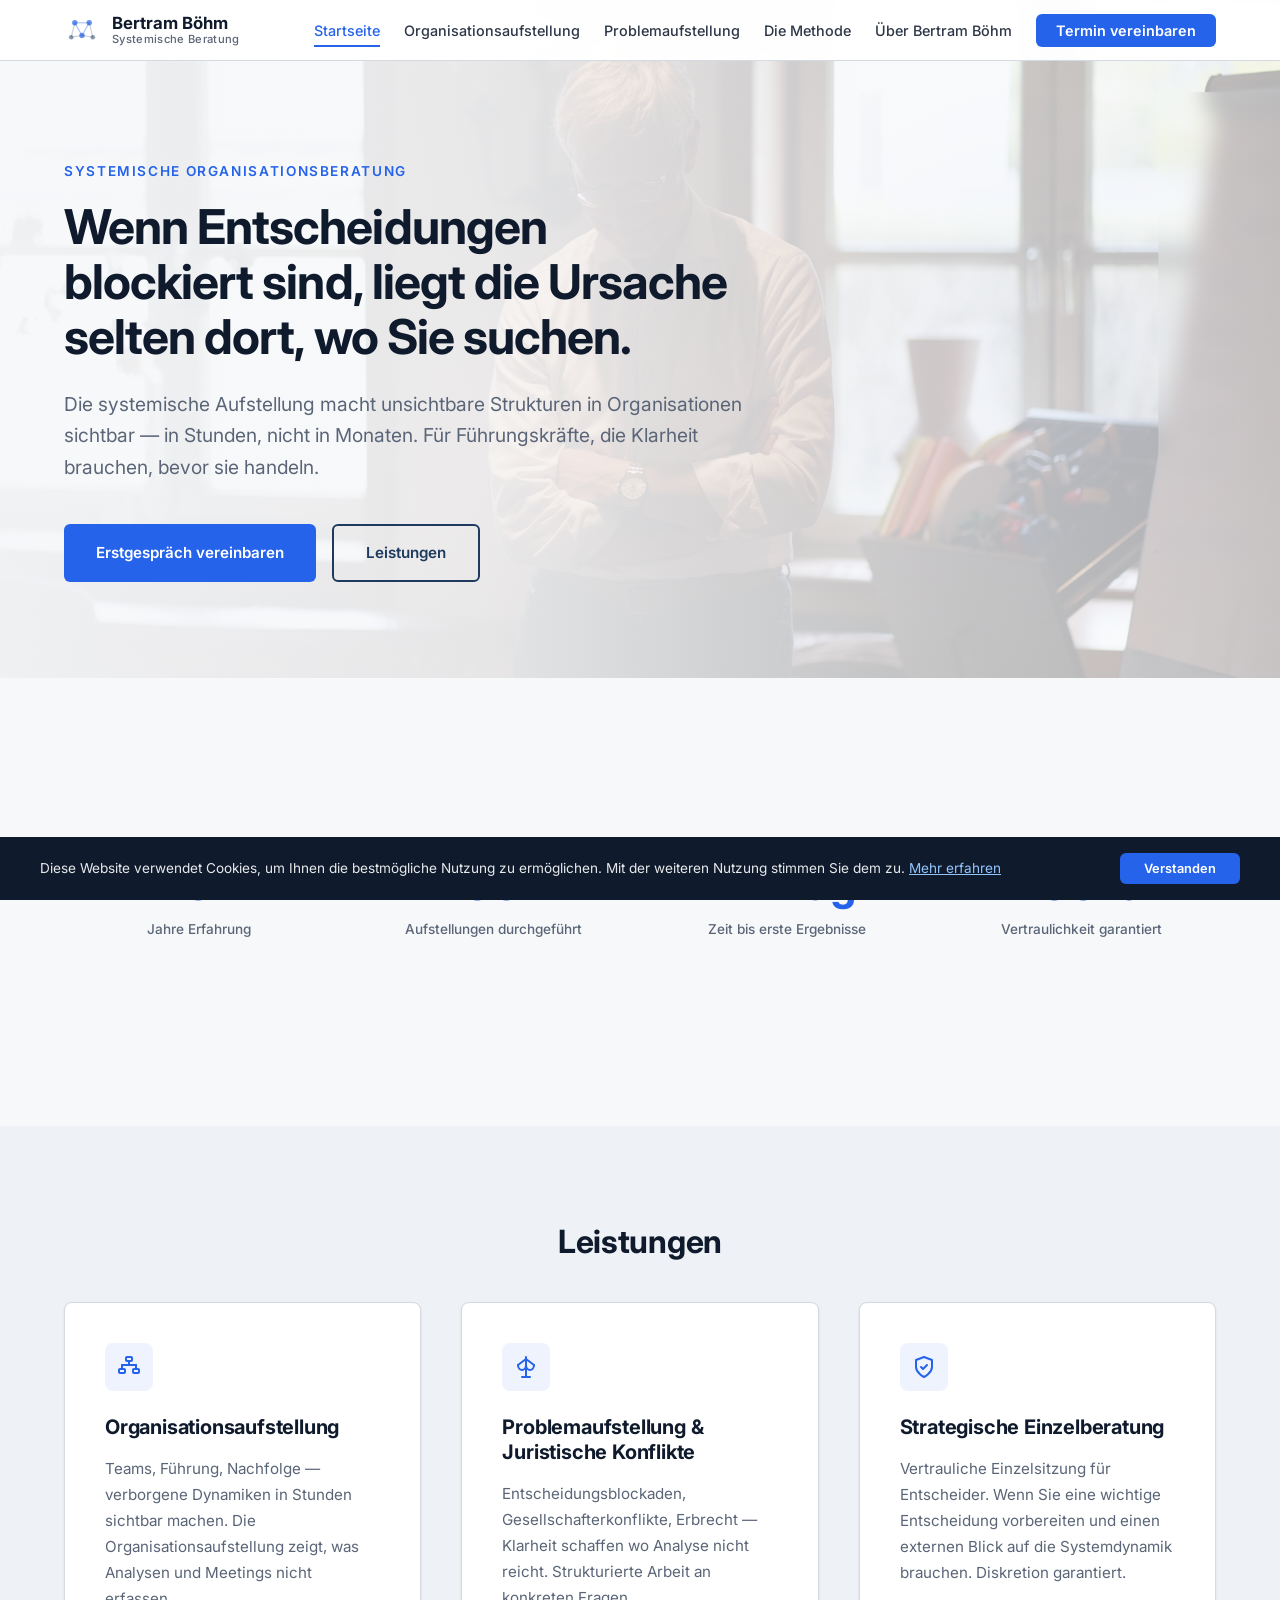
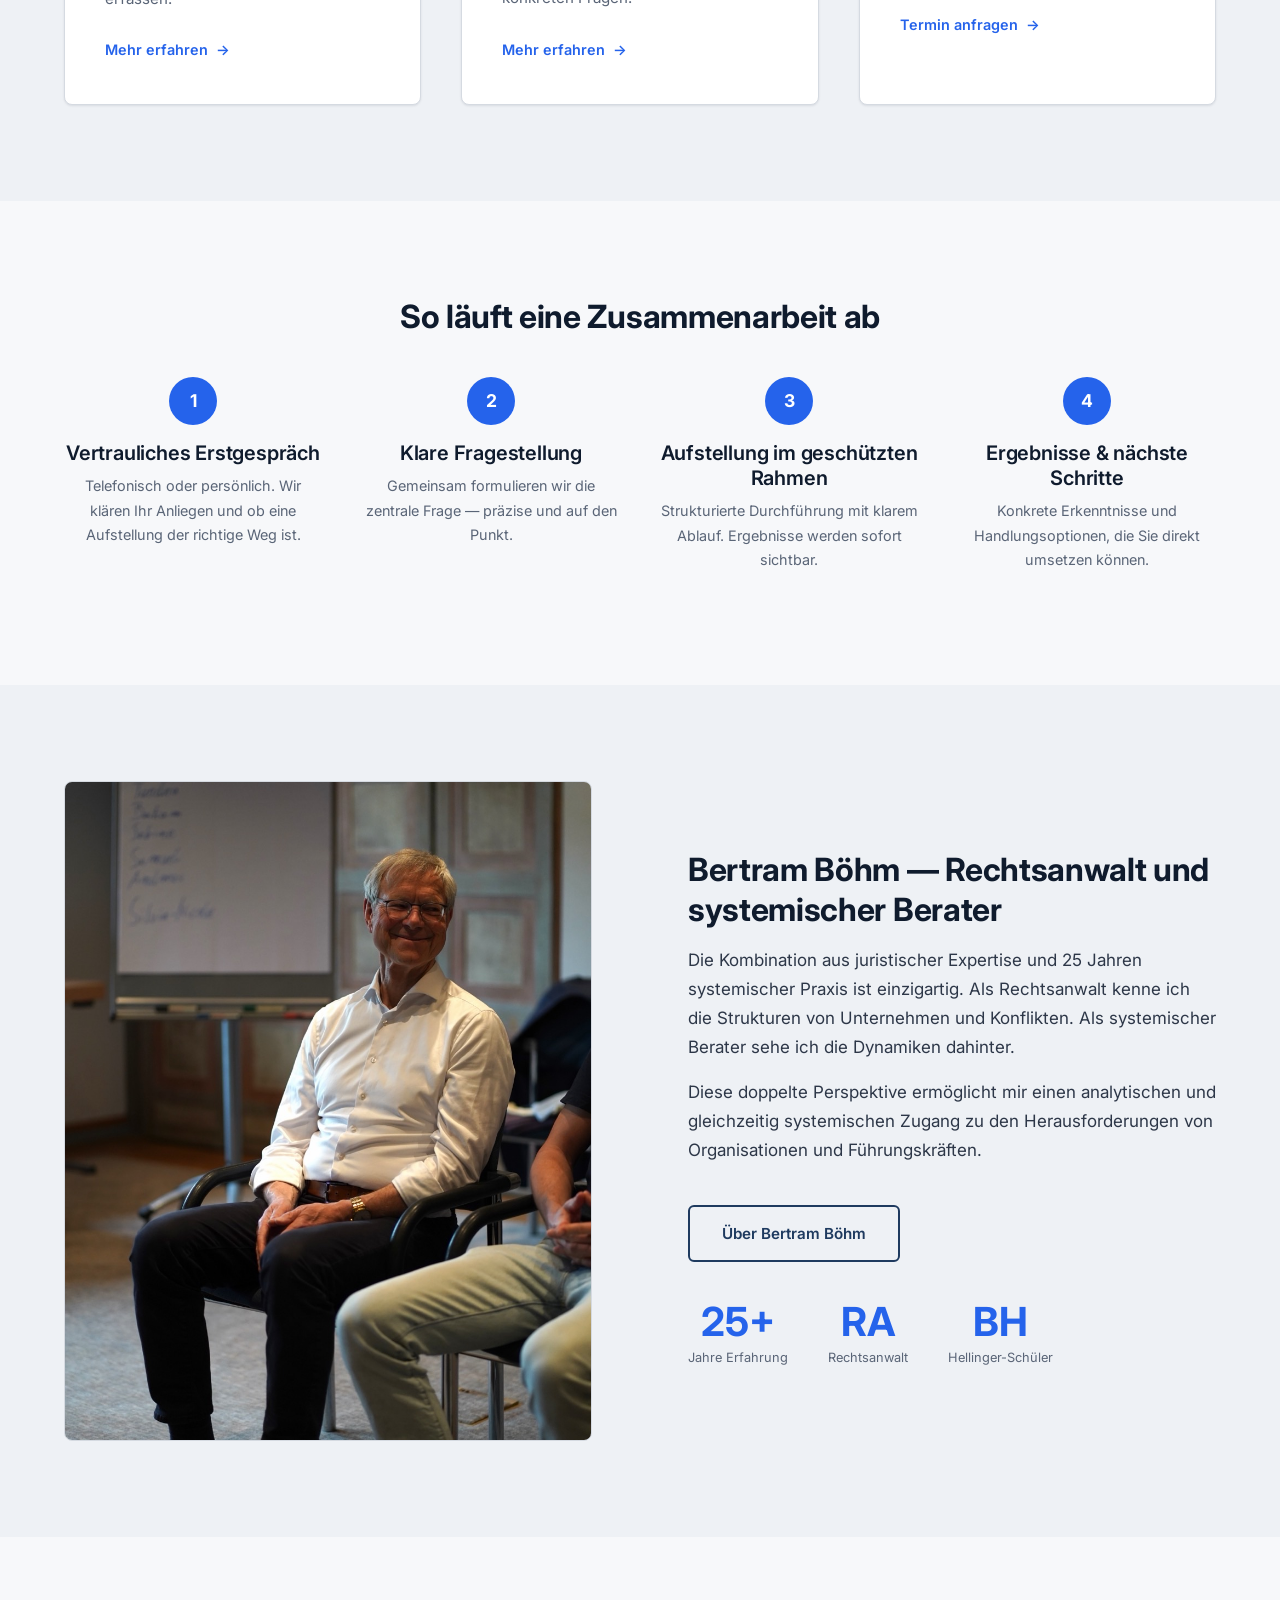
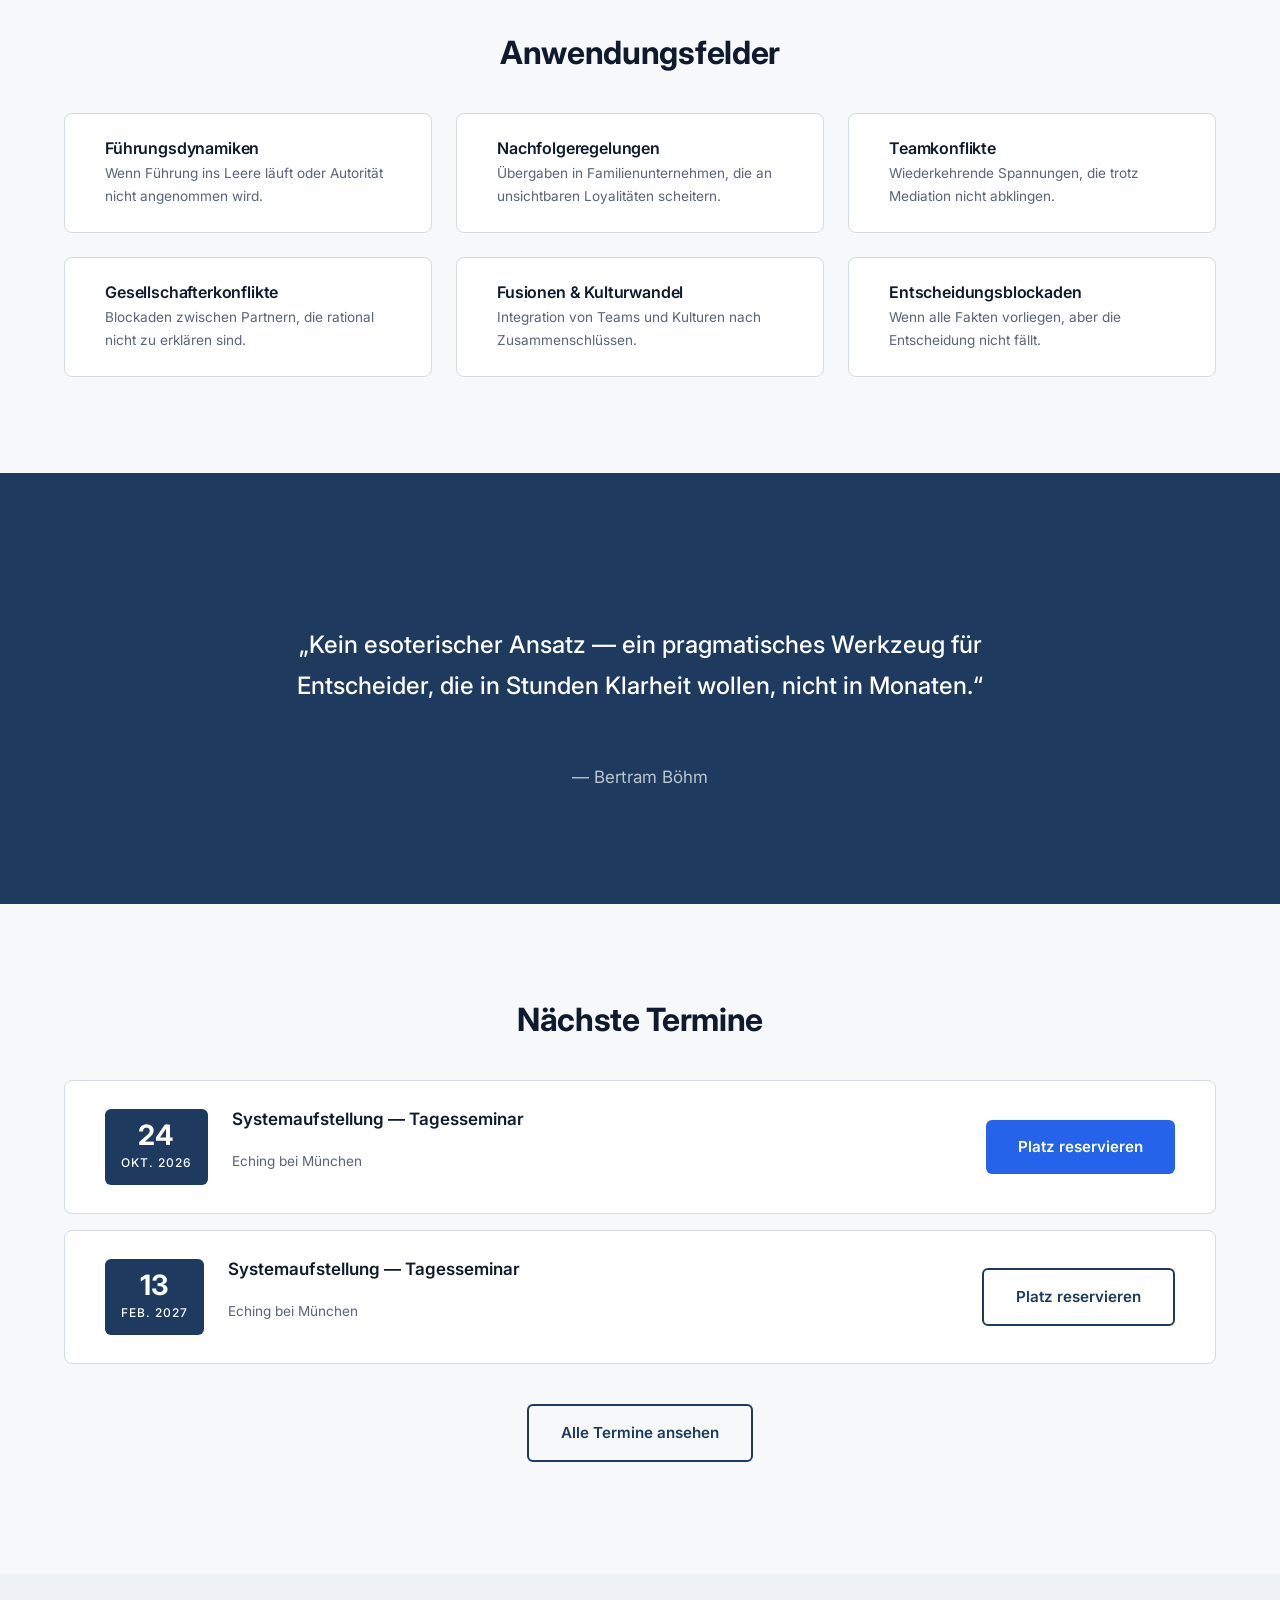
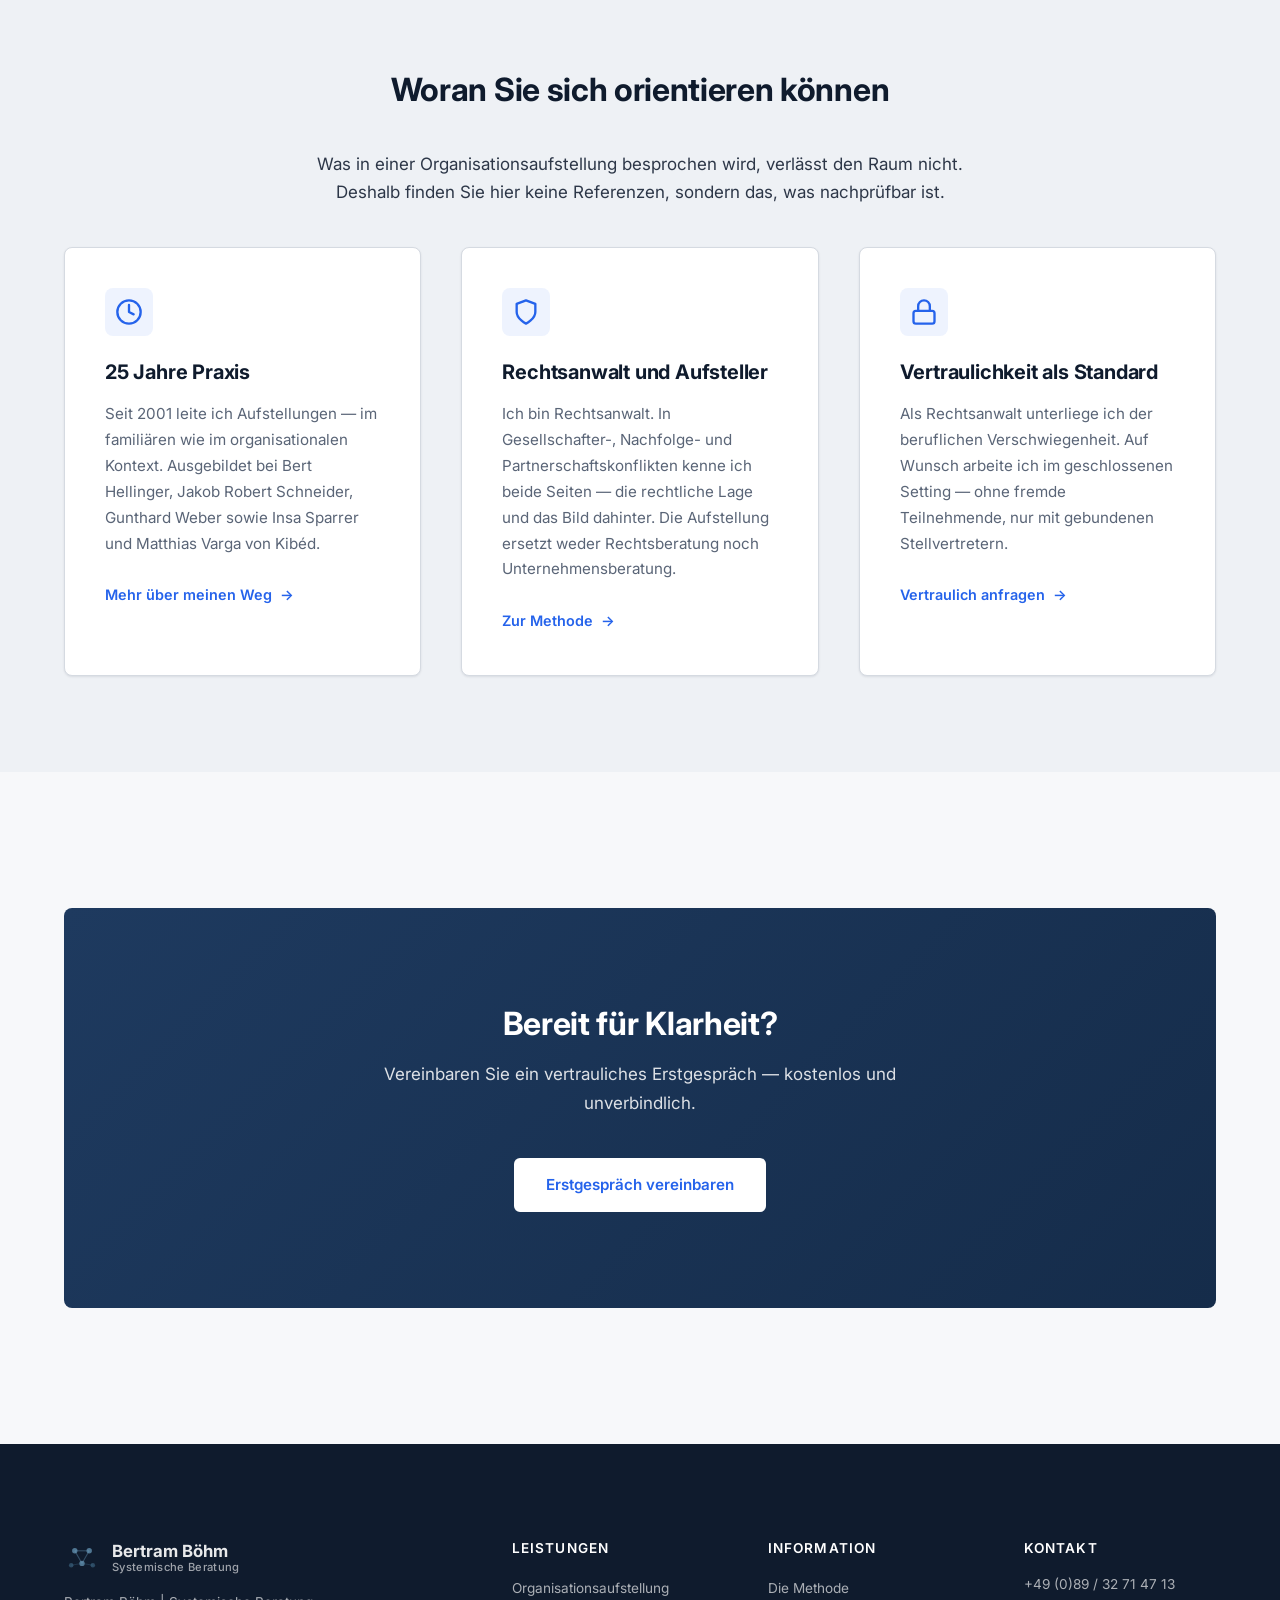
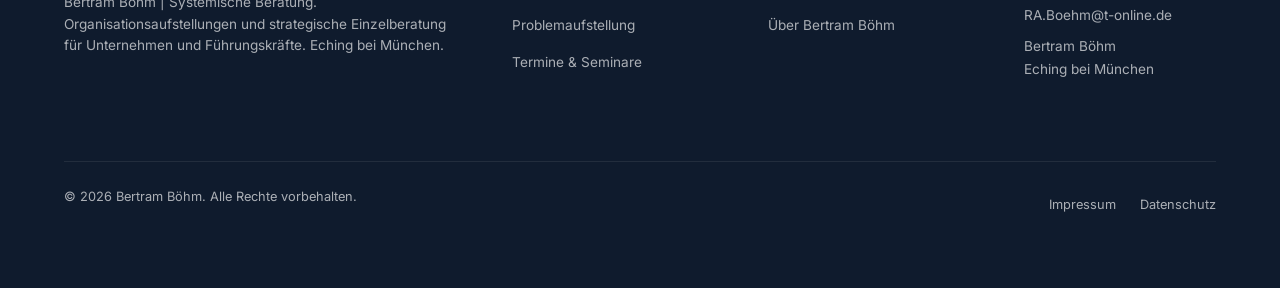
<file: index.html>
<!DOCTYPE html>
<html lang="de">
<head>
  <meta charset="UTF-8">
  <meta name="viewport" content="width=device-width, initial-scale=1.0">
  <title>Bertram Böhm — Systemische Organisationsberatung | Aufstellungsarbeit für Unternehmen</title>
  <meta name="description" content="Bertram Böhm — Systemische Organisationsberatung | Aufstellungsarbeit für Unternehmen. Organisationsaufstellungen, Problemaufstellungen und strategische Einzelberatung für Führungskräfte und Unternehmer.">
  <meta name="keywords" content="Organisationsberatung, Systemische Aufstellung, Organisationsaufstellung, Führungskräfte, Unternehmen, Bertram Böhm, München">

  <!-- Open Graph -->
  <meta property="og:title" content="Bertram Böhm — Systemische Organisationsberatung | Aufstellungsarbeit für Unternehmen">
  <meta property="og:description" content="Organisationsaufstellungen, Problemaufstellungen und strategische Einzelberatung. Verborgene Dynamiken in Stunden sichtbar machen — nicht in Monaten.">
  <meta property="og:type" content="website">
  <meta property="og:locale" content="de_DE">
  <meta property="og:url" content="https://boehm-organisationsaufstellungen.de/index.html">
  <meta property="og:site_name" content="Bertram Böhm — Systemische Beratung">
  <link rel="canonical" href="https://boehm-organisationsaufstellungen.de/index.html">

  <!-- Fonts -->
  <link rel="preconnect" href="https://fonts.googleapis.com">
  <link rel="preconnect" href="https://fonts.gstatic.com" crossorigin>
  <link href="https://fonts.googleapis.com/css2?family=Inter:wght@400;500;600;700&display=swap" rel="stylesheet">

  <!-- Styles -->
  <link rel="stylesheet" href="css/style.css">
</head>
<body>

  <!-- ========== Navigation ========== -->
  <nav class="nav">
    <div class="nav__inner">
      <a href="index.html" class="nav__logo">
        <svg class="nav__logo-icon" viewBox="0 0 40 40" fill="none" xmlns="http://www.w3.org/2000/svg" aria-hidden="true">
          <circle cx="12" cy="12" r="3" fill="#2563EB" opacity="0.7"/>
          <circle cx="28" cy="12" r="3" fill="#2563EB" opacity="0.7"/>
          <circle cx="20" cy="26" r="3" fill="#2563EB" opacity="0.7"/>
          <circle cx="8" cy="28" r="2.5" fill="#1E3A5F" opacity="0.5"/>
          <circle cx="32" cy="28" r="2.5" fill="#1E3A5F" opacity="0.5"/>
          <line x1="12" y1="12" x2="28" y2="12" stroke="#2563EB" stroke-width="1.2" opacity="0.4"/>
          <line x1="12" y1="12" x2="20" y2="26" stroke="#2563EB" stroke-width="1.2" opacity="0.4"/>
          <line x1="28" y1="12" x2="20" y2="26" stroke="#2563EB" stroke-width="1.2" opacity="0.4"/>
          <line x1="8" y1="28" x2="20" y2="26" stroke="#1E3A5F" stroke-width="1" opacity="0.3"/>
          <line x1="32" y1="28" x2="20" y2="26" stroke="#1E3A5F" stroke-width="1" opacity="0.3"/>
          <line x1="8" y1="28" x2="12" y2="12" stroke="#1E3A5F" stroke-width="1" opacity="0.3"/>
          <line x1="32" y1="28" x2="28" y2="12" stroke="#1E3A5F" stroke-width="1" opacity="0.3"/>
        </svg>
        <div class="nav__logo-text">
          Bertram Böhm
          <span>Systemische Beratung</span>
        </div>
      </a>

      <ul class="nav__links">
        <li><a href="index.html" class="active">Startseite</a></li>
        <li><a href="organisationsaufstellung.html">Organisationsaufstellung</a></li>
        <li><a href="problemaufstellung.html">Problemaufstellung</a></li>
        <li><a href="methode.html">Die Methode</a></li>
        <li><a href="ueber-mich.html">Über Bertram Böhm</a></li>
        <li><a href="termine.html" class="nav__cta">Termin vereinbaren</a></li>
      </ul>

      <button class="nav__toggle" aria-label="Menü öffnen" aria-expanded="false">
        <span></span>
        <span></span>
        <span></span>
      </button>
    </div>
  </nav>

  <main>
  <!-- ========== Hero ========== -->
  <section class="hero">
    <div class="container">
      <div class="hero__content">
        <p class="hero__tagline">Systemische Organisationsberatung</p>
        <h1 class="hero__title">Wenn Entscheidungen blockiert sind, liegt die Ursache selten dort, wo Sie suchen.</h1>
        <p class="hero__subtitle">Die systemische Aufstellung macht unsichtbare Strukturen in Organisationen sichtbar — in Stunden, nicht in Monaten. Für Führungskräfte, die Klarheit brauchen, bevor sie handeln.</p>
        <div class="hero__actions">
          <a href="termine.html" class="btn btn--primary">Erstgespräch vereinbaren</a>
          <a href="#leistungen" class="btn btn--secondary">Leistungen</a>
        </div>
      </div>
    </div>
  </section>

  <!-- ========== Metrics Row ========== -->
  <section class="section">
    <div class="container">
      <div class="metrics-row">
        <div class="metric">
          <span class="metric__number">25+</span>
          <span class="metric__label">Jahre Erfahrung</span>
        </div>
        <div class="metric">
          <span class="metric__number">200+</span>
          <span class="metric__label">Aufstellungen durchgeführt</span>
        </div>
        <div class="metric">
          <span class="metric__number">&lt; 1 Tag</span>
          <span class="metric__label">Zeit bis erste Ergebnisse</span>
        </div>
        <div class="metric">
          <span class="metric__number">100%</span>
          <span class="metric__label">Vertraulichkeit garantiert</span>
        </div>
      </div>
    </div>
  </section>

  <!-- ========== Leistungen ========== -->
  <section class="section section--alt" id="leistungen">
    <div class="container">
      <h2 class="text-center mb-lg">Leistungen</h2>
      <div class="card-grid">

        <div class="card">
          <div class="card__icon">
            <!-- Org chart icon -->
            <svg width="24" height="24" viewBox="0 0 24 24" fill="none" stroke="currentColor" stroke-width="2" stroke-linecap="round" stroke-linejoin="round">
              <rect x="9" y="2" width="6" height="4" rx="1"/>
              <rect x="2" y="14" width="6" height="4" rx="1"/>
              <rect x="16" y="14" width="6" height="4" rx="1"/>
              <line x1="12" y1="6" x2="12" y2="10"/>
              <line x1="5" y1="10" x2="19" y2="10"/>
              <line x1="5" y1="10" x2="5" y2="14"/>
              <line x1="19" y1="10" x2="19" y2="14"/>
            </svg>
          </div>
          <h3 class="card__title">Organisationsaufstellung</h3>
          <p class="card__text">Teams, Führung, Nachfolge — verborgene Dynamiken in Stunden sichtbar machen. Die Organisationsaufstellung zeigt, was Analysen und Meetings nicht erfassen.</p>
          <a href="organisationsaufstellung.html" class="card__link">Mehr erfahren</a>
        </div>

        <div class="card">
          <div class="card__icon">
            <!-- Scales of justice icon -->
            <svg width="24" height="24" viewBox="0 0 24 24" fill="none" stroke="currentColor" stroke-width="2" stroke-linecap="round" stroke-linejoin="round">
              <line x1="12" y1="2" x2="12" y2="22"/>
              <path d="M4 10l8-6 8 6"/>
              <path d="M4 10c0 3 2 5 4 5s4-2 4-5"/>
              <path d="M12 10c0 3 2 5 4 5s4-2 4-5"/>
              <line x1="8" y1="22" x2="16" y2="22"/>
            </svg>
          </div>
          <h3 class="card__title">Problemaufstellung & Juristische Konflikte</h3>
          <p class="card__text">Entscheidungsblockaden, Gesellschafterkonflikte, Erbrecht — Klarheit schaffen wo Analyse nicht reicht. Strukturierte Arbeit an konkreten Fragen.</p>
          <a href="problemaufstellung.html" class="card__link">Mehr erfahren</a>
        </div>

        <div class="card">
          <div class="card__icon">
            <!-- Shield icon -->
            <svg width="24" height="24" viewBox="0 0 24 24" fill="none" stroke="currentColor" stroke-width="2" stroke-linecap="round" stroke-linejoin="round">
              <path d="M12 22s8-4 8-10V5l-8-3-8 3v7c0 6 8 10 8 10z"/>
              <polyline points="9 12 11 14 15 10"/>
            </svg>
          </div>
          <h3 class="card__title">Strategische Einzelberatung</h3>
          <p class="card__text">Vertrauliche Einzelsitzung für Entscheider. Wenn Sie eine wichtige Entscheidung vorbereiten und einen externen Blick auf die Systemdynamik brauchen. Diskretion garantiert.</p>
          <a href="termine.html" class="card__link">Termin anfragen</a>
        </div>

      </div>
    </div>
  </section>

  <!-- ========== Prozess ========== -->
  <section class="section">
    <div class="container">
      <h2 class="text-center mb-lg">So läuft eine Zusammenarbeit ab</h2>
      <div class="process-steps">

        <div class="process-step">
          <h4 class="process-step__title">Vertrauliches Erstgespräch</h4>
          <p class="process-step__text">Telefonisch oder persönlich. Wir klären Ihr Anliegen und ob eine Aufstellung der richtige Weg ist.</p>
        </div>

        <div class="process-step">
          <h4 class="process-step__title">Klare Fragestellung</h4>
          <p class="process-step__text">Gemeinsam formulieren wir die zentrale Frage — präzise und auf den Punkt.</p>
        </div>

        <div class="process-step">
          <h4 class="process-step__title">Aufstellung im geschützten Rahmen</h4>
          <p class="process-step__text">Strukturierte Durchführung mit klarem Ablauf. Ergebnisse werden sofort sichtbar.</p>
        </div>

        <div class="process-step">
          <h4 class="process-step__title">Ergebnisse & nächste Schritte</h4>
          <p class="process-step__text">Konkrete Erkenntnisse und Handlungsoptionen, die Sie direkt umsetzen können.</p>
        </div>

      </div>
    </div>
  </section>

  <!-- ========== Über mich / Intro Block ========== -->
  <section class="section section--alt">
    <div class="container">
      <div class="intro-block">
        <div class="intro-block__image">
          <img src="img/portrait-bertram.jpg" alt="Bertram Böhm — Rechtsanwalt und systemischer Berater" width="960" height="1200" loading="lazy">
        </div>
        <div class="intro-block__content">
          <h2>Bertram Böhm — Rechtsanwalt und systemischer Berater</h2>
          <p>Die Kombination aus juristischer Expertise und 25 Jahren systemischer Praxis ist einzigartig. Als Rechtsanwalt kenne ich die Strukturen von Unternehmen und Konflikten. Als systemischer Berater sehe ich die Dynamiken dahinter.</p>
          <p>Diese doppelte Perspektive ermöglicht mir einen analytischen und gleichzeitig systemischen Zugang zu den Herausforderungen von Organisationen und Führungskräften.</p>
          <a href="ueber-mich.html" class="btn btn--secondary mt-md">Über Bertram Böhm</a>
          <div class="intro-block__meta">
            <div class="intro-block__stat">
              <span class="intro-block__stat-number">25+</span>
              <span class="intro-block__stat-label">Jahre Erfahrung</span>
            </div>
            <div class="intro-block__stat">
              <span class="intro-block__stat-number">RA</span>
              <span class="intro-block__stat-label">Rechtsanwalt</span>
            </div>
            <div class="intro-block__stat">
              <span class="intro-block__stat-number">BH</span>
              <span class="intro-block__stat-label">Hellinger-Schüler</span>
            </div>
          </div>
        </div>
      </div>
    </div>
  </section>

  <!-- ========== Anwendungsfelder ========== -->
  <section class="section">
    <div class="container">
      <h2 class="text-center mb-lg">Anwendungsfelder</h2>
      <div class="anwendungsfelder-grid">

        <div class="anwendungsfeld">
          <h4 class="anwendungsfeld__title">Führungsdynamiken</h4>
          <p class="anwendungsfeld__text">Wenn Führung ins Leere läuft oder Autorität nicht angenommen wird.</p>
        </div>

        <div class="anwendungsfeld">
          <h4 class="anwendungsfeld__title">Nachfolgeregelungen</h4>
          <p class="anwendungsfeld__text">Übergaben in Familienunternehmen, die an unsichtbaren Loyalitäten scheitern.</p>
        </div>

        <div class="anwendungsfeld">
          <h4 class="anwendungsfeld__title">Teamkonflikte</h4>
          <p class="anwendungsfeld__text">Wiederkehrende Spannungen, die trotz Mediation nicht abklingen.</p>
        </div>

        <div class="anwendungsfeld">
          <h4 class="anwendungsfeld__title">Gesellschafterkonflikte</h4>
          <p class="anwendungsfeld__text">Blockaden zwischen Partnern, die rational nicht zu erklären sind.</p>
        </div>

        <div class="anwendungsfeld">
          <h4 class="anwendungsfeld__title">Fusionen & Kulturwandel</h4>
          <p class="anwendungsfeld__text">Integration von Teams und Kulturen nach Zusammenschlüssen.</p>
        </div>

        <div class="anwendungsfeld">
          <h4 class="anwendungsfeld__title">Entscheidungsblockaden</h4>
          <p class="anwendungsfeld__text">Wenn alle Fakten vorliegen, aber die Entscheidung nicht fällt.</p>
        </div>

      </div>
    </div>
  </section>

  <!-- ========== Zitat ========== -->
  <section class="section section--primary">
    <div class="container container--narrow text-center">
      <blockquote style="border-left: none; text-align: center; color: var(--color-white); background: transparent; font-size: 1.5rem; font-weight: 500;">
        &bdquo;Kein esoterischer Ansatz — ein pragmatisches Werkzeug für Entscheider, die in Stunden Klarheit wollen, nicht in Monaten.&ldquo;
      </blockquote>
      <p class="mt-sm" style="opacity: 0.7;">— Bertram Böhm</p>
    </div>
  </section>

  <!-- ========== Nächste Termine ========== -->
  <section class="section">
    <div class="container">
      <h2 class="text-center mb-lg">Nächste Termine</h2>
      <div class="termin-list">

        <div class="termin-item">
          <div class="termin-item__date">
            <span class="termin-item__day">24</span>
            <span class="termin-item__month">Okt. 2026</span>
          </div>
          <div class="termin-item__info">
            <p class="termin-item__title">Systemaufstellung — Tagesseminar</p>
            <p class="termin-item__detail">Eching bei München</p>
          </div>
          <div class="termin-item__cta">
            <a href="termine.html" class="btn btn--primary">Platz reservieren</a>
          </div>
        </div>

        <div class="termin-item">
          <div class="termin-item__date">
            <span class="termin-item__day">13</span>
            <span class="termin-item__month">Feb. 2027</span>
          </div>
          <div class="termin-item__info">
            <p class="termin-item__title">Systemaufstellung — Tagesseminar</p>
            <p class="termin-item__detail">Eching bei München</p>
          </div>
          <div class="termin-item__cta">
            <a href="termine.html" class="btn btn--secondary">Platz reservieren</a>
          </div>
        </div>

      </div>
      <p class="text-center mt-lg">
        <a href="termine.html" class="btn btn--secondary">Alle Termine ansehen</a>
      </p>
    </div>
  </section>

  <!-- ========== Referenzen / Testimonials ==========
       [W3 / 2026-08-12] Die drei bisherigen Referenzen waren Muster-/Platzhaltertexte
       (erfundene Rollenangaben). Werbung mit nicht echten Bewertungen ist per se
       unzulaessig (Anhang zu § 3 Abs. 3 Nr. 23b UWG) — deshalb auskommentiert, nicht geloescht.
       WIEDER EINSETZEN, sobald echte, schriftlich freigegebene Stimmen vorliegen:
       Text + Rolle/Branche + Datum der Einwilligung dokumentieren.

  <section class="section section--alt">
    <div class="container">
      <h2 class="text-center mb-lg">Referenzen</h2>
      <div class="testimonial-grid">
        [3 Muster-Referenzen entfernt — Originaltexte in Git-Historie, Commit 9871da2]
      </div>
    </div>
  </section>
  ========== Ende auskommentierter Testimonial-Block ========== -->

  <!-- ========== Orientierung (Fakten statt Referenzen) ========== -->
  <section class="section section--alt">
    <div class="container">
      <h2 class="text-center mb-lg">Woran Sie sich orientieren können</h2>
      <p class="text-center mb-lg" style="max-width: 42rem; margin-left: auto; margin-right: auto;">Was in einer Organisationsaufstellung besprochen wird, verlässt den Raum nicht. Deshalb finden Sie hier keine Referenzen, sondern das, was nachprüfbar ist.</p>
      <div class="card-grid">

        <div class="card">
          <div class="card__icon">
            <svg width="28" height="28" viewBox="0 0 24 24" fill="none" stroke="currentColor" stroke-width="2" stroke-linecap="round" stroke-linejoin="round"><circle cx="12" cy="12" r="10"/><polyline points="12 6 12 12 16 14"/></svg>
          </div>
          <h3 class="card__title">25 Jahre Praxis</h3>
          <p class="card__text">Seit 2001 leite ich Aufstellungen — im familiären wie im organisationalen Kontext. Ausgebildet bei Bert Hellinger, Jakob Robert Schneider, Gunthard Weber sowie Insa Sparrer und Matthias Varga von Kibéd.</p>
          <a href="ueber-mich.html" class="card__link">Mehr über meinen Weg</a>
        </div>

        <div class="card">
          <div class="card__icon">
            <svg width="28" height="28" viewBox="0 0 24 24" fill="none" stroke="currentColor" stroke-width="2" stroke-linecap="round" stroke-linejoin="round"><path d="M12 22s8-4 8-10V5l-8-3-8 3v7c0 6 8 10 8 10z"/></svg>
          </div>
          <h3 class="card__title">Rechtsanwalt und Aufsteller</h3>
          <p class="card__text">Ich bin Rechtsanwalt. In Gesellschafter-, Nachfolge- und Partnerschaftskonflikten kenne ich beide Seiten — die rechtliche Lage und das Bild dahinter. Die Aufstellung ersetzt weder Rechtsberatung noch Unternehmensberatung.</p>
          <a href="methode.html" class="card__link">Zur Methode</a>
        </div>

        <div class="card">
          <div class="card__icon">
            <svg width="28" height="28" viewBox="0 0 24 24" fill="none" stroke="currentColor" stroke-width="2" stroke-linecap="round" stroke-linejoin="round"><rect x="3" y="11" width="18" height="11" rx="2"/><path d="M7 11V7a5 5 0 0 1 10 0v4"/></svg>
          </div>
          <h3 class="card__title">Vertraulichkeit als Standard</h3>
          <p class="card__text">Als Rechtsanwalt unterliege ich der beruflichen Verschwiegenheit. Auf Wunsch arbeite ich im geschlossenen Setting — ohne fremde Teilnehmende, nur mit gebundenen Stellvertretern.</p>
          <a href="kontakt.html" class="card__link">Vertraulich anfragen</a>
        </div>

      </div>
    </div>
  </section>

  <!-- ========== CTA Banner ========== -->
  <section class="section">
    <div class="container">
      <div class="cta-banner">
        <h2>Bereit für Klarheit?</h2>
        <p>Vereinbaren Sie ein vertrauliches Erstgespräch — kostenlos und unverbindlich.</p>
        <a href="termine.html" class="btn btn--white">Erstgespräch vereinbaren</a>
      </div>
    </div>
  </section>

  </main>

  <!-- ========== Footer ========== -->
  <footer class="footer">
    <div class="container">
      <div class="footer__grid">

        <!-- Brand -->
        <div class="footer__brand">
          <a href="index.html" class="nav__logo" style="margin-bottom: 0.5rem;">
            <svg class="nav__logo-icon" viewBox="0 0 40 40" fill="none" xmlns="http://www.w3.org/2000/svg" aria-hidden="true">
              <circle cx="12" cy="12" r="3" fill="#6B9DBD" opacity="0.7"/>
              <circle cx="28" cy="12" r="3" fill="#6B9DBD" opacity="0.7"/>
              <circle cx="20" cy="26" r="3" fill="#6B9DBD" opacity="0.7"/>
              <circle cx="8" cy="28" r="2.5" fill="#4A7C9B" opacity="0.5"/>
              <circle cx="32" cy="28" r="2.5" fill="#4A7C9B" opacity="0.5"/>
              <line x1="12" y1="12" x2="28" y2="12" stroke="#6B9DBD" stroke-width="1.2" opacity="0.4"/>
              <line x1="12" y1="12" x2="20" y2="26" stroke="#6B9DBD" stroke-width="1.2" opacity="0.4"/>
              <line x1="28" y1="12" x2="20" y2="26" stroke="#6B9DBD" stroke-width="1.2" opacity="0.4"/>
              <line x1="8" y1="28" x2="20" y2="26" stroke="#4A7C9B" stroke-width="1" opacity="0.3"/>
              <line x1="32" y1="28" x2="20" y2="26" stroke="#4A7C9B" stroke-width="1" opacity="0.3"/>
            </svg>
            <div class="nav__logo-text" style="color: rgba(255,255,255,0.9);">
              Bertram Böhm
              <span style="color: rgba(255,255,255,0.6);">Systemische Beratung</span>
            </div>
          </a>
          <p>Bertram Böhm | Systemische Beratung. Organisationsaufstellungen und strategische Einzelberatung für Unternehmen und Führungskräfte. Eching bei München.</p>
        </div>

        <!-- Leistungen -->
        <div>
          <h4 class="footer__heading">Leistungen</h4>
          <ul class="footer__links">
            <li><a href="organisationsaufstellung.html">Organisationsaufstellung</a></li>
            <li><a href="problemaufstellung.html">Problemaufstellung</a></li>
            <li><a href="termine.html">Termine & Seminare</a></li>
          </ul>
        </div>

        <!-- Information -->
        <div>
          <h4 class="footer__heading">Information</h4>
          <ul class="footer__links">
            <li><a href="methode.html">Die Methode</a></li>
            <li><a href="ueber-mich.html">Über Bertram Böhm</a></li>
          </ul>
        </div>

        <!-- Kontakt -->
        <div>
          <h4 class="footer__heading">Kontakt</h4>
          <div class="footer__contact-info">
            <a href="tel:+498932714713">+49 (0)89 / 32 71 47 13</a>
            <a href="mailto:RA.Boehm@t-online.de">RA.Boehm@t-online.de</a>
            <p>Bertram Böhm<br>Eching bei München</p>
          </div>
        </div>

      </div>

      <div class="footer__bottom">
        <p>&copy; 2026 Bertram Böhm. Alle Rechte vorbehalten.</p>
        <div class="footer__legal">
          <a href="impressum.html">Impressum</a>
          <a href="datenschutz.html">Datenschutz</a>
        </div>
      </div>
    </div>
  </footer>

  <!-- ========== Cookie Notice (hidden by default, DSGVO) ========== -->
  <div id="cookie-notice" style="display: none; position: fixed; bottom: 0; left: 0; right: 0; background: var(--color-accent-dark); color: rgba(255,255,255,0.9); padding: 1rem 1.5rem; z-index: 9999; font-size: 0.85rem;">
    <div style="max-width: 1200px; margin: 0 auto; display: flex; align-items: center; justify-content: space-between; flex-wrap: wrap; gap: 1rem;">
      <p style="margin: 0; flex: 1;">Diese Website verwendet Cookies, um Ihnen die bestmögliche Nutzung zu ermöglichen. Mit der weiteren Nutzung stimmen Sie dem zu. <a href="datenschutz.html" style="color: #93C5FD; text-decoration: underline;">Mehr erfahren</a></p>
      <button onclick="document.getElementById('cookie-notice').style.display='none'; localStorage.setItem('cookieConsent','true');" class="btn btn--primary" style="padding: 0.5rem 1.5rem; font-size: 0.8rem;">Verstanden</button>
    </div>
  </div>

  <script>
    if (!localStorage.getItem('cookieConsent')) {
      document.getElementById('cookie-notice').style.display = 'block';
    }
  </script>

  <!-- Main JS -->
  <script src="js/main.js"></script>

</body>
</html>
<!-- GitHub Pages trigger -->
</file>
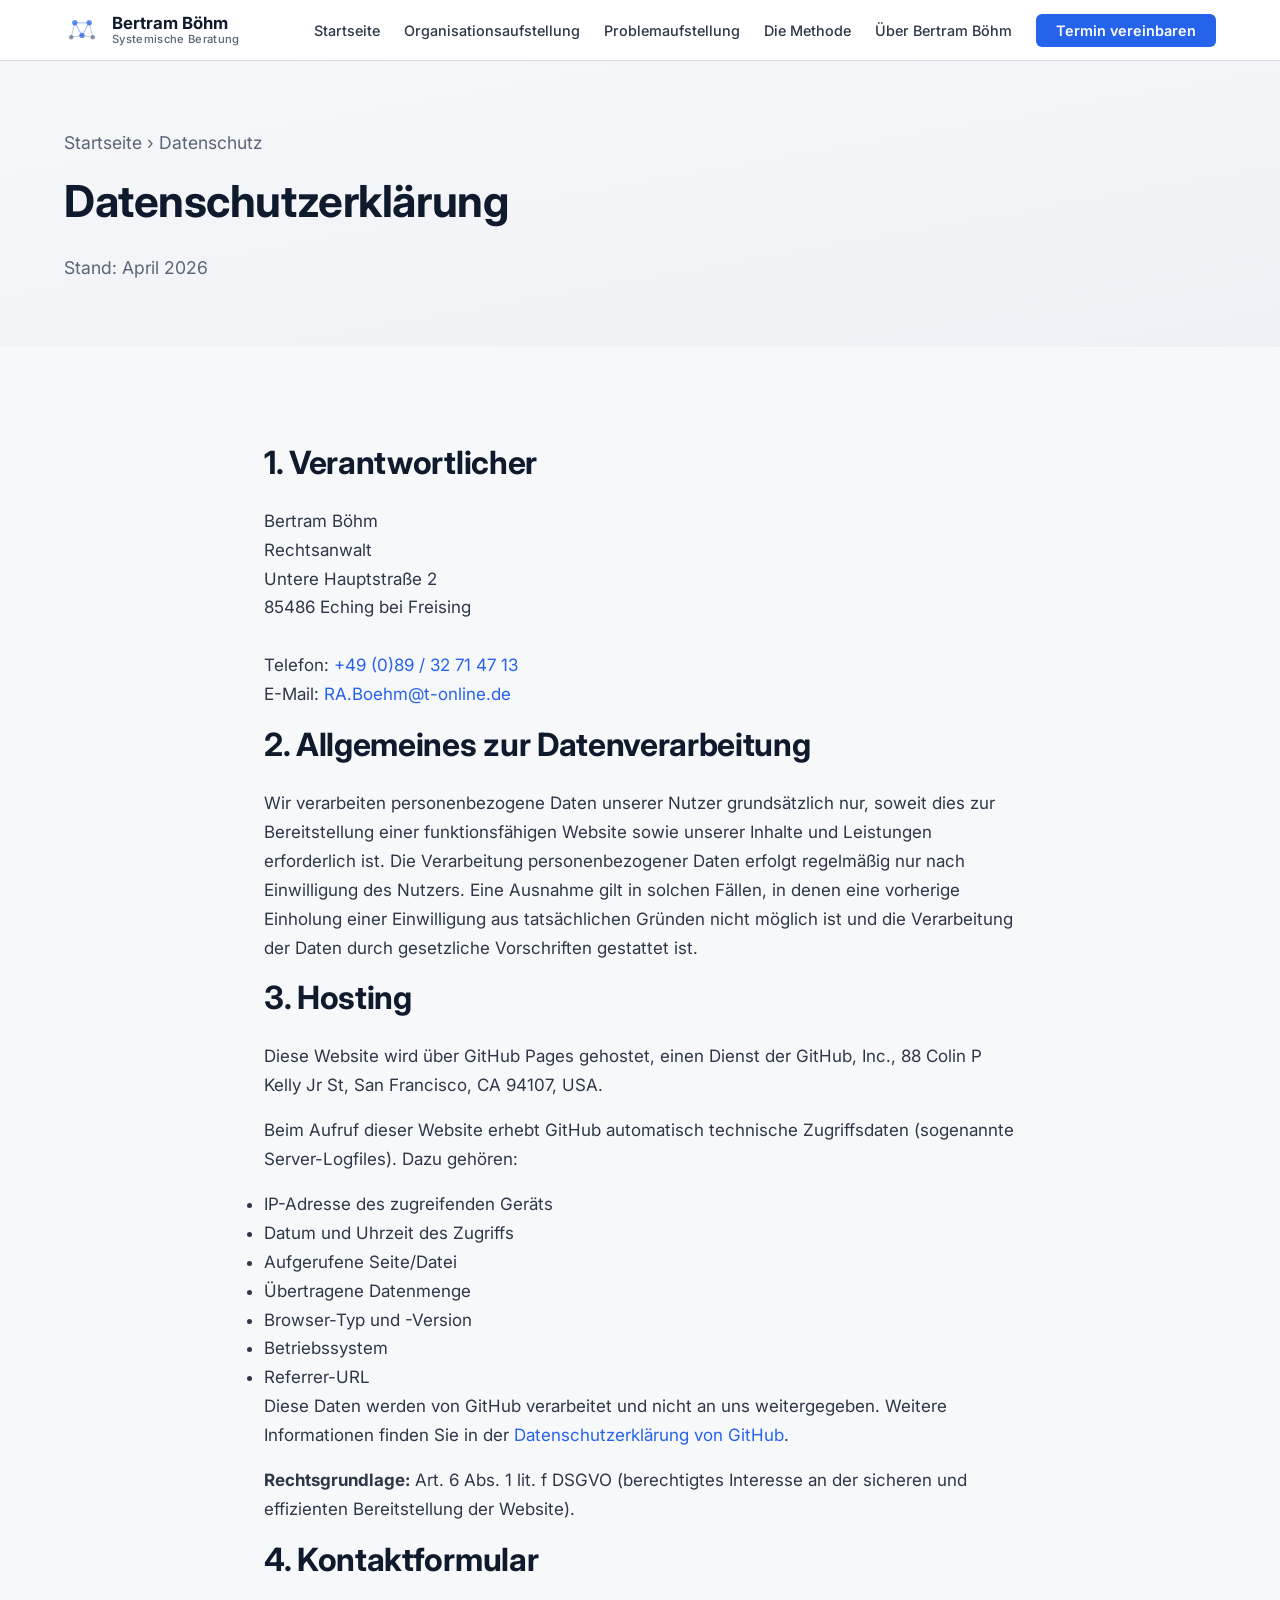
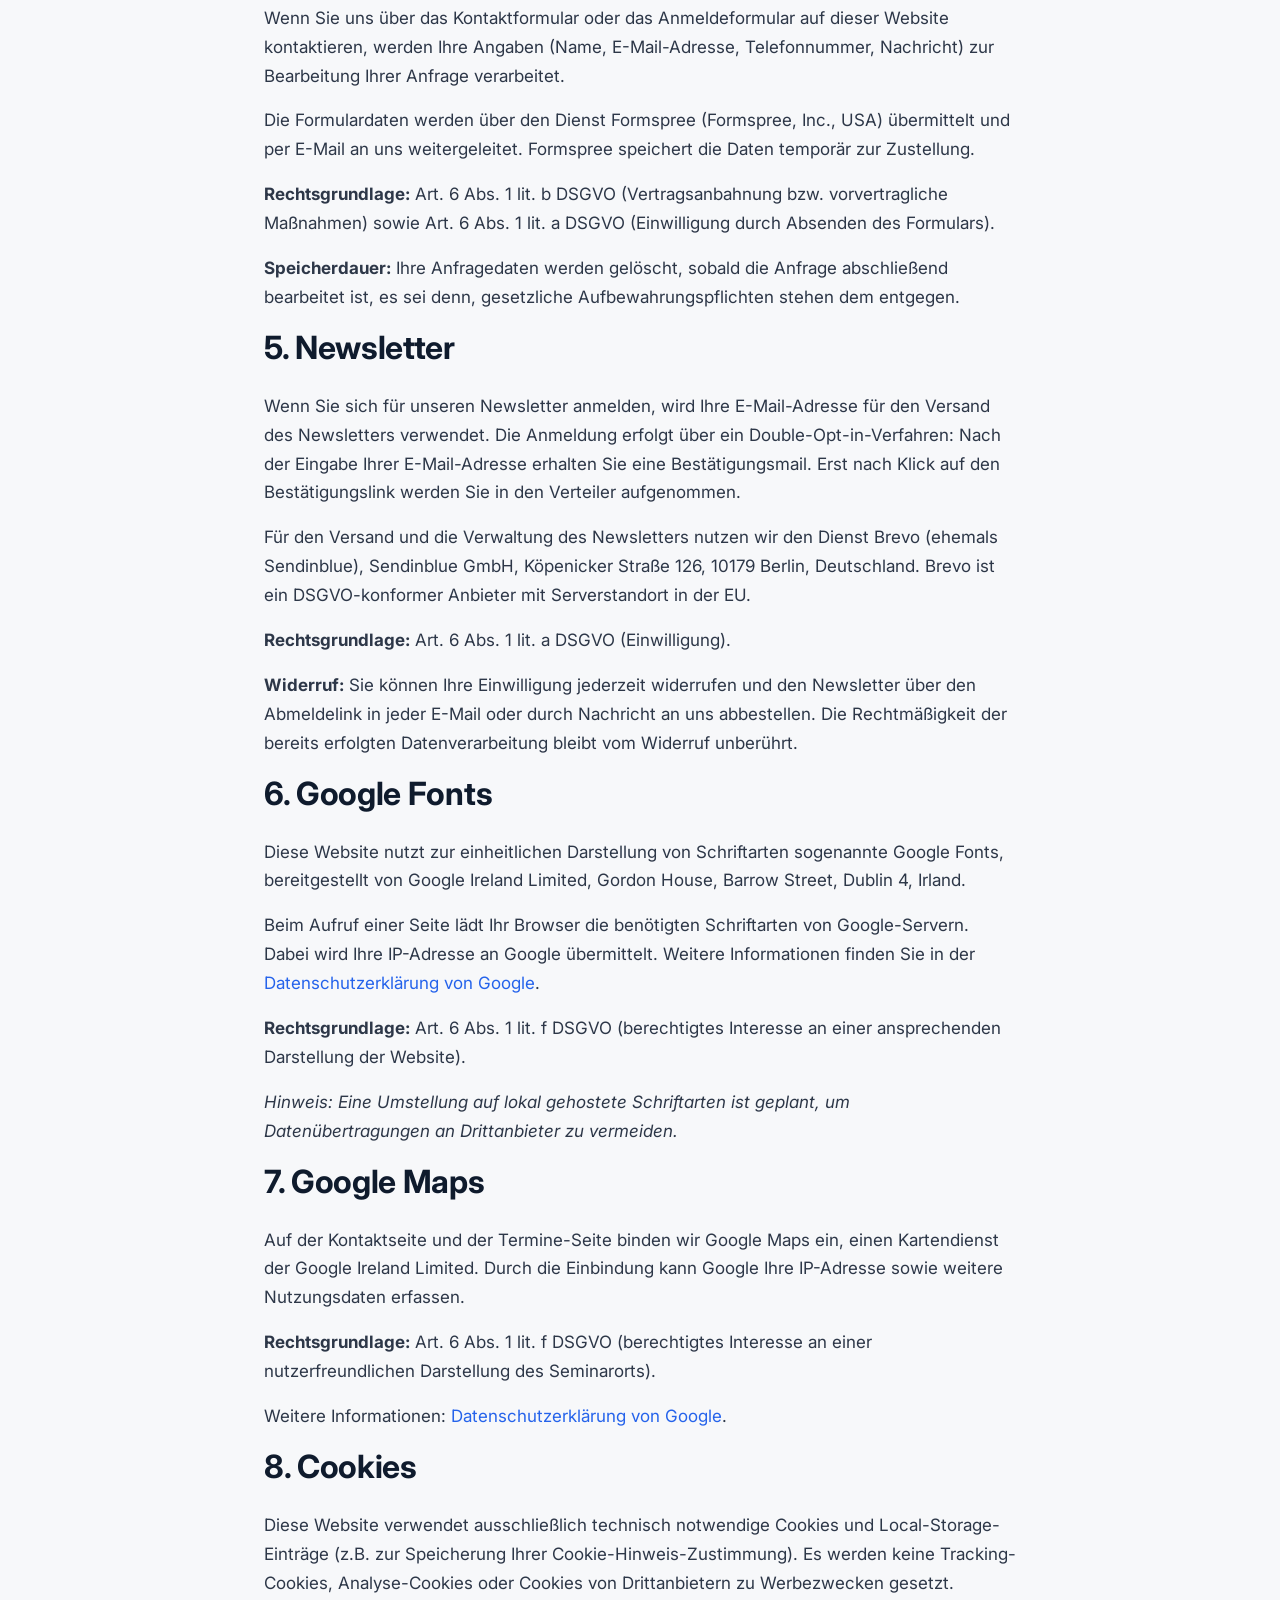
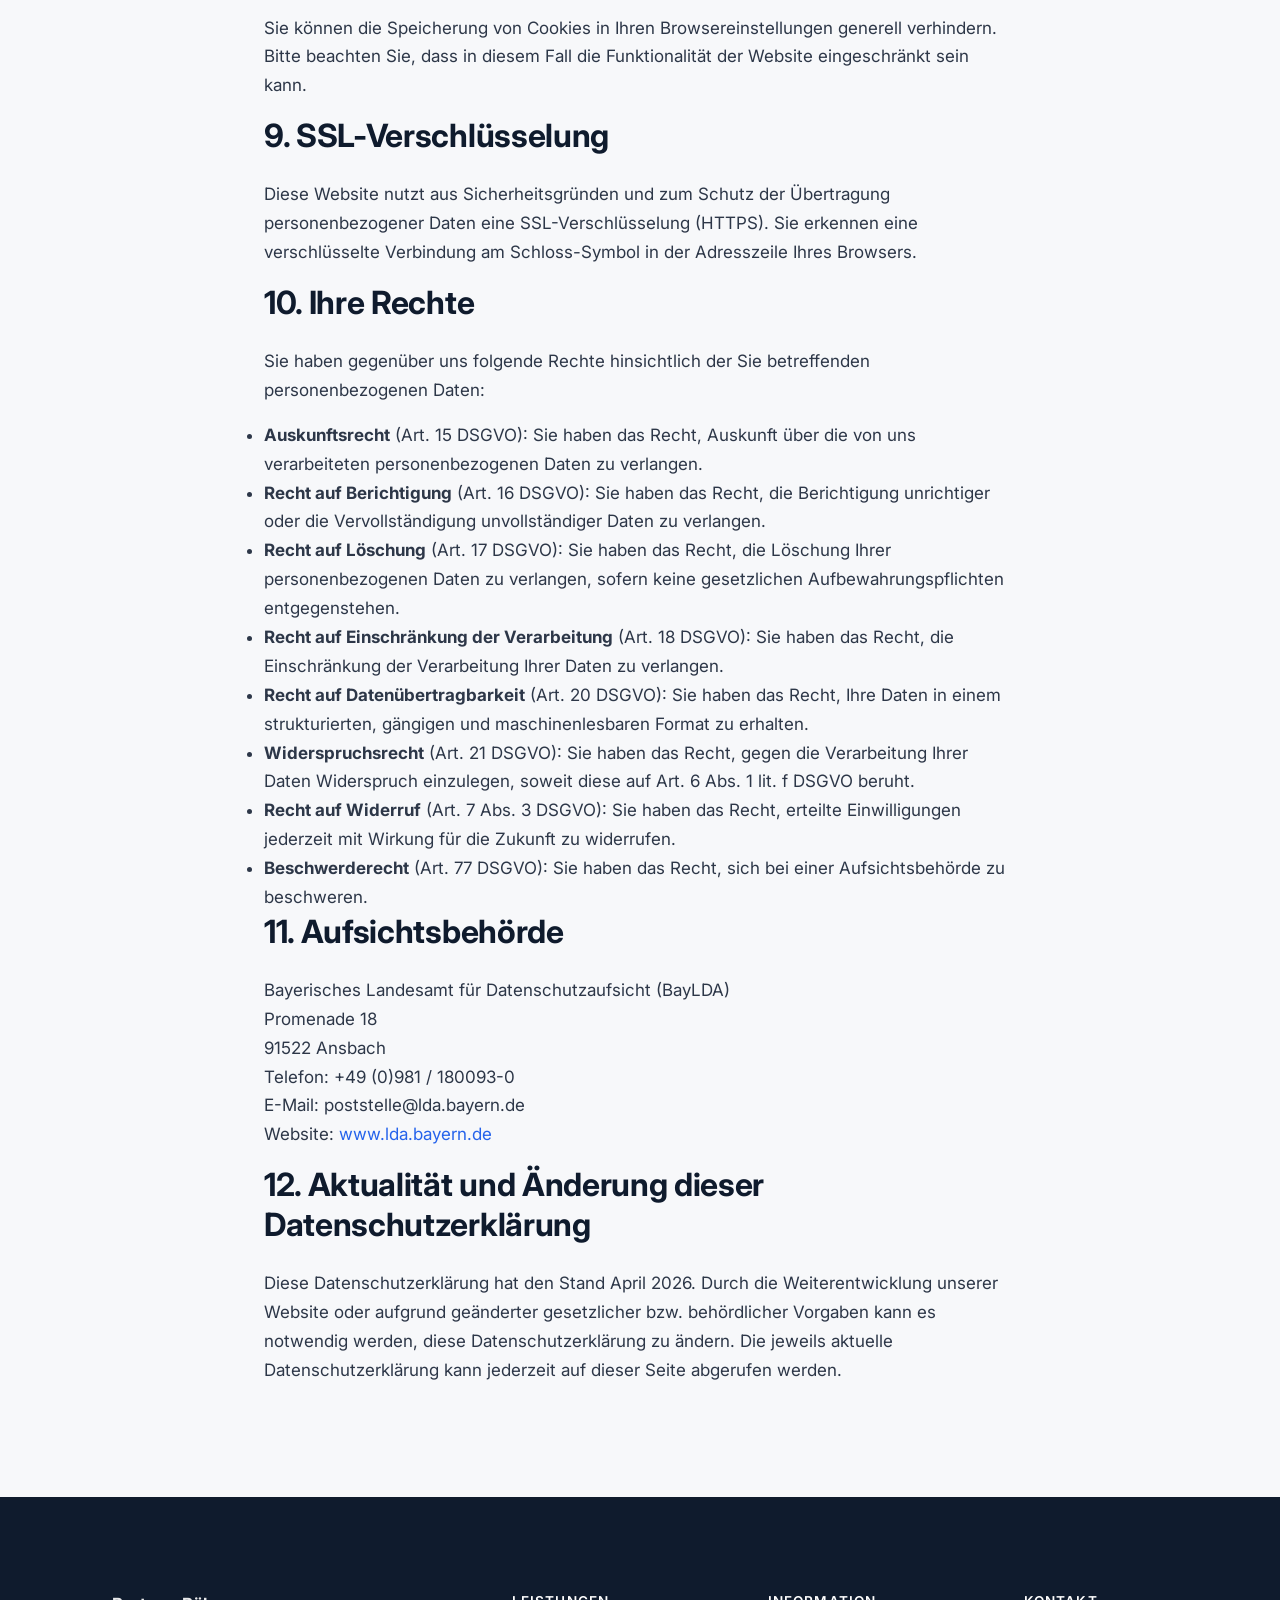
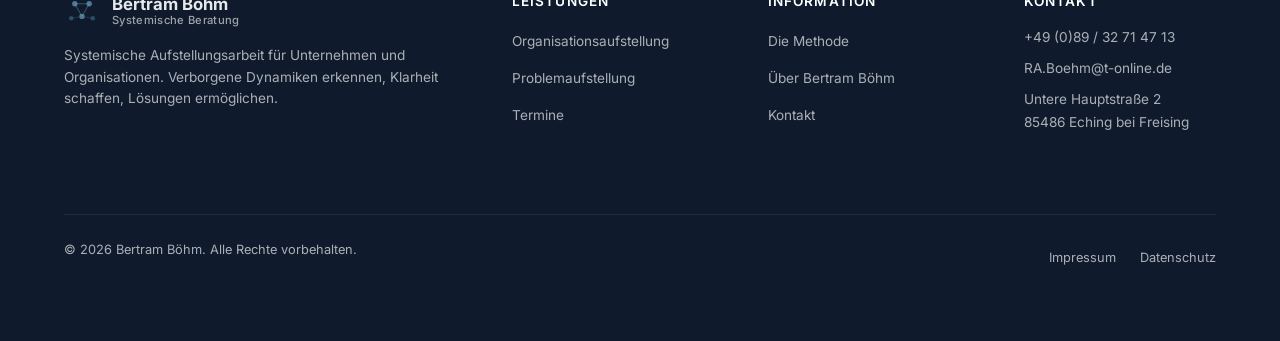
<file: datenschutz.html>
<!DOCTYPE html>
<html lang="de">
<head>
  <meta charset="UTF-8">
  <meta name="viewport" content="width=device-width, initial-scale=1.0">
  <title>Datenschutzerklärung — Bertram Böhm</title>
  <meta name="robots" content="noindex, follow">
  <link rel="canonical" href="https://boehm-organisationsaufstellungen.de/datenschutz.html">
  <meta property="og:url" content="https://boehm-organisationsaufstellungen.de/datenschutz.html">
  <link rel="preconnect" href="https://fonts.googleapis.com">
  <link rel="preconnect" href="https://fonts.gstatic.com" crossorigin>
  <link href="https://fonts.googleapis.com/css2?family=Inter:wght@400;500;600;700&display=swap" rel="stylesheet">
  <link rel="stylesheet" href="css/style.css">
</head>
<body>

  <!-- Navigation -->
  <nav class="nav">
    <div class="nav__inner">
      <a href="index.html" class="nav__logo">
        <svg class="nav__logo-icon" viewBox="0 0 40 40" fill="none" xmlns="http://www.w3.org/2000/svg" aria-hidden="true">
          <circle cx="12" cy="12" r="3" fill="#2563EB" opacity="0.7"/>
          <circle cx="28" cy="12" r="3" fill="#2563EB" opacity="0.7"/>
          <circle cx="20" cy="26" r="3" fill="#2563EB" opacity="0.7"/>
          <circle cx="8" cy="28" r="2.5" fill="#1E3A5F" opacity="0.5"/>
          <circle cx="32" cy="28" r="2.5" fill="#1E3A5F" opacity="0.5"/>
          <line x1="12" y1="12" x2="28" y2="12" stroke="#2563EB" stroke-width="1.2" opacity="0.4"/>
          <line x1="12" y1="12" x2="20" y2="26" stroke="#2563EB" stroke-width="1.2" opacity="0.4"/>
          <line x1="28" y1="12" x2="20" y2="26" stroke="#2563EB" stroke-width="1.2" opacity="0.4"/>
          <line x1="8" y1="28" x2="20" y2="26" stroke="#1E3A5F" stroke-width="1" opacity="0.3"/>
          <line x1="32" y1="28" x2="20" y2="26" stroke="#1E3A5F" stroke-width="1" opacity="0.3"/>
          <line x1="8" y1="28" x2="12" y2="12" stroke="#1E3A5F" stroke-width="1" opacity="0.3"/>
          <line x1="32" y1="28" x2="28" y2="12" stroke="#1E3A5F" stroke-width="1" opacity="0.3"/>
        </svg>
        <div class="nav__logo-text">
          Bertram Böhm
          <span>Systemische Beratung</span>
        </div>
      </a>
      <ul class="nav__links">
        <li><a href="index.html">Startseite</a></li>
        <li><a href="organisationsaufstellung.html">Organisationsaufstellung</a></li>
        <li><a href="problemaufstellung.html">Problemaufstellung</a></li>
        <li><a href="methode.html">Die Methode</a></li>
        <li><a href="ueber-mich.html">Über Bertram Böhm</a></li>
        <li><a href="termine.html" class="nav__cta">Termin vereinbaren</a></li>
      </ul>
      <button class="nav__toggle" aria-label="Menü öffnen" aria-expanded="false">
        <span></span><span></span><span></span>
      </button>
    </div>
  </nav>

  <main>
  <!-- Page Header -->
  <header class="page-header">
    <div class="container">
      <p class="page-header__breadcrumb"><a href="index.html">Startseite</a> &rsaquo; Datenschutz</p>
      <h1>Datenschutzerklärung</h1>
      <p>Stand: April 2026</p>
    </div>
  </header>

  <!-- Content -->
  <section class="section">
    <div class="container container--narrow">

      <h2>1. Verantwortlicher</h2>
      <p>
        Bertram Böhm<br>
        Rechtsanwalt<br>
        Untere Hauptstraße 2<br>
        85486 Eching bei Freising<br><br>
        Telefon: <a href="tel:+498932714713">+49 (0)89 / 32 71 47 13</a><br>
        E-Mail: <a href="mailto:RA.Boehm@t-online.de">RA.Boehm@t-online.de</a>
      </p>

      <h2>2. Allgemeines zur Datenverarbeitung</h2>
      <p>Wir verarbeiten personenbezogene Daten unserer Nutzer grundsätzlich nur, soweit dies zur Bereitstellung einer funktionsfähigen Website sowie unserer Inhalte und Leistungen erforderlich ist. Die Verarbeitung personenbezogener Daten erfolgt regelmäßig nur nach Einwilligung des Nutzers. Eine Ausnahme gilt in solchen Fällen, in denen eine vorherige Einholung einer Einwilligung aus tatsächlichen Gründen nicht möglich ist und die Verarbeitung der Daten durch gesetzliche Vorschriften gestattet ist.</p>

      <h2>3. Hosting</h2>
      <p>Diese Website wird über GitHub Pages gehostet, einen Dienst der GitHub, Inc., 88 Colin P Kelly Jr St, San Francisco, CA 94107, USA.</p>
      <p>Beim Aufruf dieser Website erhebt GitHub automatisch technische Zugriffsdaten (sogenannte Server-Logfiles). Dazu gehören:</p>
      <ul>
        <li>IP-Adresse des zugreifenden Geräts</li>
        <li>Datum und Uhrzeit des Zugriffs</li>
        <li>Aufgerufene Seite/Datei</li>
        <li>Übertragene Datenmenge</li>
        <li>Browser-Typ und -Version</li>
        <li>Betriebssystem</li>
        <li>Referrer-URL</li>
      </ul>
      <p>Diese Daten werden von GitHub verarbeitet und nicht an uns weitergegeben. Weitere Informationen finden Sie in der <a href="https://docs.github.com/en/site-policy/privacy-policies/github-general-privacy-statement" target="_blank" rel="noopener">Datenschutzerklärung von GitHub</a>.</p>
      <p><strong>Rechtsgrundlage:</strong> Art. 6 Abs. 1 lit. f DSGVO (berechtigtes Interesse an der sicheren und effizienten Bereitstellung der Website).</p>

      <h2>4. Kontaktformular</h2>
      <p>Wenn Sie uns über das Kontaktformular oder das Anmeldeformular auf dieser Website kontaktieren, werden Ihre Angaben (Name, E-Mail-Adresse, Telefonnummer, Nachricht) zur Bearbeitung Ihrer Anfrage verarbeitet.</p>
      <p>Die Formulardaten werden über den Dienst Formspree (Formspree, Inc., USA) übermittelt und per E-Mail an uns weitergeleitet. Formspree speichert die Daten temporär zur Zustellung.</p>
      <p><strong>Rechtsgrundlage:</strong> Art. 6 Abs. 1 lit. b DSGVO (Vertragsanbahnung bzw. vorvertragliche Maßnahmen) sowie Art. 6 Abs. 1 lit. a DSGVO (Einwilligung durch Absenden des Formulars).</p>
      <p><strong>Speicherdauer:</strong> Ihre Anfragedaten werden gelöscht, sobald die Anfrage abschließend bearbeitet ist, es sei denn, gesetzliche Aufbewahrungspflichten stehen dem entgegen.</p>

      <h2>5. Newsletter</h2>
      <p>Wenn Sie sich für unseren Newsletter anmelden, wird Ihre E-Mail-Adresse für den Versand des Newsletters verwendet. Die Anmeldung erfolgt über ein Double-Opt-in-Verfahren: Nach der Eingabe Ihrer E-Mail-Adresse erhalten Sie eine Bestätigungsmail. Erst nach Klick auf den Bestätigungslink werden Sie in den Verteiler aufgenommen.</p>
      <p>Für den Versand und die Verwaltung des Newsletters nutzen wir den Dienst Brevo (ehemals Sendinblue), Sendinblue GmbH, Köpenicker Straße 126, 10179 Berlin, Deutschland. Brevo ist ein DSGVO-konformer Anbieter mit Serverstandort in der EU.</p>
      <p><strong>Rechtsgrundlage:</strong> Art. 6 Abs. 1 lit. a DSGVO (Einwilligung).</p>
      <p><strong>Widerruf:</strong> Sie können Ihre Einwilligung jederzeit widerrufen und den Newsletter über den Abmeldelink in jeder E-Mail oder durch Nachricht an uns abbestellen. Die Rechtmäßigkeit der bereits erfolgten Datenverarbeitung bleibt vom Widerruf unberührt.</p>

      <h2>6. Google Fonts</h2>
      <p>Diese Website nutzt zur einheitlichen Darstellung von Schriftarten sogenannte Google Fonts, bereitgestellt von Google Ireland Limited, Gordon House, Barrow Street, Dublin 4, Irland.</p>
      <p>Beim Aufruf einer Seite lädt Ihr Browser die benötigten Schriftarten von Google-Servern. Dabei wird Ihre IP-Adresse an Google übermittelt. Weitere Informationen finden Sie in der <a href="https://policies.google.com/privacy" target="_blank" rel="noopener">Datenschutzerklärung von Google</a>.</p>
      <p><strong>Rechtsgrundlage:</strong> Art. 6 Abs. 1 lit. f DSGVO (berechtigtes Interesse an einer ansprechenden Darstellung der Website).</p>
      <p><em>Hinweis: Eine Umstellung auf lokal gehostete Schriftarten ist geplant, um Datenübertragungen an Drittanbieter zu vermeiden.</em></p>

      <h2>7. Google Maps</h2>
      <p>Auf der Kontaktseite und der Termine-Seite binden wir Google Maps ein, einen Kartendienst der Google Ireland Limited. Durch die Einbindung kann Google Ihre IP-Adresse sowie weitere Nutzungsdaten erfassen.</p>
      <p><strong>Rechtsgrundlage:</strong> Art. 6 Abs. 1 lit. f DSGVO (berechtigtes Interesse an einer nutzerfreundlichen Darstellung des Seminarorts).</p>
      <p>Weitere Informationen: <a href="https://policies.google.com/privacy" target="_blank" rel="noopener">Datenschutzerklärung von Google</a>.</p>

      <h2>8. Cookies</h2>
      <p>Diese Website verwendet ausschließlich technisch notwendige Cookies und Local-Storage-Einträge (z.B. zur Speicherung Ihrer Cookie-Hinweis-Zustimmung). Es werden keine Tracking-Cookies, Analyse-Cookies oder Cookies von Drittanbietern zu Werbezwecken gesetzt.</p>
      <p>Sie können die Speicherung von Cookies in Ihren Browsereinstellungen generell verhindern. Bitte beachten Sie, dass in diesem Fall die Funktionalität der Website eingeschränkt sein kann.</p>

      <h2>9. SSL-Verschlüsselung</h2>
      <p>Diese Website nutzt aus Sicherheitsgründen und zum Schutz der Übertragung personenbezogener Daten eine SSL-Verschlüsselung (HTTPS). Sie erkennen eine verschlüsselte Verbindung am Schloss-Symbol in der Adresszeile Ihres Browsers.</p>

      <h2>10. Ihre Rechte</h2>
      <p>Sie haben gegenüber uns folgende Rechte hinsichtlich der Sie betreffenden personenbezogenen Daten:</p>
      <ul>
        <li><strong>Auskunftsrecht</strong> (Art. 15 DSGVO): Sie haben das Recht, Auskunft über die von uns verarbeiteten personenbezogenen Daten zu verlangen.</li>
        <li><strong>Recht auf Berichtigung</strong> (Art. 16 DSGVO): Sie haben das Recht, die Berichtigung unrichtiger oder die Vervollständigung unvollständiger Daten zu verlangen.</li>
        <li><strong>Recht auf Löschung</strong> (Art. 17 DSGVO): Sie haben das Recht, die Löschung Ihrer personenbezogenen Daten zu verlangen, sofern keine gesetzlichen Aufbewahrungspflichten entgegenstehen.</li>
        <li><strong>Recht auf Einschränkung der Verarbeitung</strong> (Art. 18 DSGVO): Sie haben das Recht, die Einschränkung der Verarbeitung Ihrer Daten zu verlangen.</li>
        <li><strong>Recht auf Datenübertragbarkeit</strong> (Art. 20 DSGVO): Sie haben das Recht, Ihre Daten in einem strukturierten, gängigen und maschinenlesbaren Format zu erhalten.</li>
        <li><strong>Widerspruchsrecht</strong> (Art. 21 DSGVO): Sie haben das Recht, gegen die Verarbeitung Ihrer Daten Widerspruch einzulegen, soweit diese auf Art. 6 Abs. 1 lit. f DSGVO beruht.</li>
        <li><strong>Recht auf Widerruf</strong> (Art. 7 Abs. 3 DSGVO): Sie haben das Recht, erteilte Einwilligungen jederzeit mit Wirkung für die Zukunft zu widerrufen.</li>
        <li><strong>Beschwerderecht</strong> (Art. 77 DSGVO): Sie haben das Recht, sich bei einer Aufsichtsbehörde zu beschweren.</li>
      </ul>

      <h2>11. Aufsichtsbehörde</h2>
      <p>
        Bayerisches Landesamt für Datenschutzaufsicht (BayLDA)<br>
        Promenade 18<br>
        91522 Ansbach<br>
        Telefon: +49 (0)981 / 180093-0<br>
        E-Mail: poststelle@lda.bayern.de<br>
        Website: <a href="https://www.lda.bayern.de" target="_blank" rel="noopener">www.lda.bayern.de</a>
      </p>

      <h2>12. Aktualität und Änderung dieser Datenschutzerklärung</h2>
      <p>Diese Datenschutzerklärung hat den Stand April 2026. Durch die Weiterentwicklung unserer Website oder aufgrund geänderter gesetzlicher bzw. behördlicher Vorgaben kann es notwendig werden, diese Datenschutzerklärung zu ändern. Die jeweils aktuelle Datenschutzerklärung kann jederzeit auf dieser Seite abgerufen werden.</p>

    </div>
  </section>
  </main>

  <!-- Footer -->
  <footer class="footer">
    <div class="container">
      <div class="footer__grid">
        <div class="footer__brand">
          <a href="index.html" class="nav__logo" style="margin-bottom: 0.5rem;">
            <svg class="nav__logo-icon" viewBox="0 0 40 40" fill="none" xmlns="http://www.w3.org/2000/svg" aria-hidden="true">
              <circle cx="12" cy="12" r="3" fill="#6B9DBD" opacity="0.7"/>
              <circle cx="28" cy="12" r="3" fill="#6B9DBD" opacity="0.7"/>
              <circle cx="20" cy="26" r="3" fill="#6B9DBD" opacity="0.7"/>
              <circle cx="8" cy="28" r="2.5" fill="#4A7C9B" opacity="0.5"/>
              <circle cx="32" cy="28" r="2.5" fill="#4A7C9B" opacity="0.5"/>
              <line x1="12" y1="12" x2="28" y2="12" stroke="#6B9DBD" stroke-width="1.2" opacity="0.4"/>
              <line x1="12" y1="12" x2="20" y2="26" stroke="#6B9DBD" stroke-width="1.2" opacity="0.4"/>
              <line x1="28" y1="12" x2="20" y2="26" stroke="#6B9DBD" stroke-width="1.2" opacity="0.4"/>
              <line x1="8" y1="28" x2="20" y2="26" stroke="#4A7C9B" stroke-width="1" opacity="0.3"/>
              <line x1="32" y1="28" x2="20" y2="26" stroke="#4A7C9B" stroke-width="1" opacity="0.3"/>
            </svg>
            <div class="nav__logo-text" style="color: rgba(255,255,255,0.9);">
              Bertram Böhm
              <span style="color: rgba(255,255,255,0.6);">Systemische Beratung</span>
            </div>
          </a>
          <p>Systemische Aufstellungsarbeit für Unternehmen und Organisationen. Verborgene Dynamiken erkennen, Klarheit schaffen, Lösungen ermöglichen.</p>
        </div>
        <div>
          <h4 class="footer__heading">Leistungen</h4>
          <ul class="footer__links">
            <li><a href="organisationsaufstellung.html">Organisationsaufstellung</a></li>
            <li><a href="problemaufstellung.html">Problemaufstellung</a></li>
            <li><a href="termine.html">Termine</a></li>
          </ul>
        </div>
        <div>
          <h4 class="footer__heading">Information</h4>
          <ul class="footer__links">
            <li><a href="methode.html">Die Methode</a></li>
            <li><a href="ueber-mich.html">Über Bertram Böhm</a></li>
            <li><a href="termine.html#kontakt">Kontakt</a></li>
          </ul>
        </div>
        <div>
          <h4 class="footer__heading">Kontakt</h4>
          <div class="footer__contact-info">
            <a href="tel:+498932714713">+49 (0)89 / 32 71 47 13</a>
            <a href="mailto:RA.Boehm@t-online.de">RA.Boehm@t-online.de</a>
            <p>Untere Hauptstraße 2<br>85486 Eching bei Freising</p>
          </div>
        </div>
      </div>
      <div class="footer__bottom">
        <p>&copy; 2026 Bertram Böhm. Alle Rechte vorbehalten.</p>
        <div class="footer__legal">
          <a href="impressum.html">Impressum</a>
          <a href="datenschutz.html">Datenschutz</a>
        </div>
      </div>
    </div>
  </footer>

  <script src="js/main.js"></script>
</body>
</html>
</file>
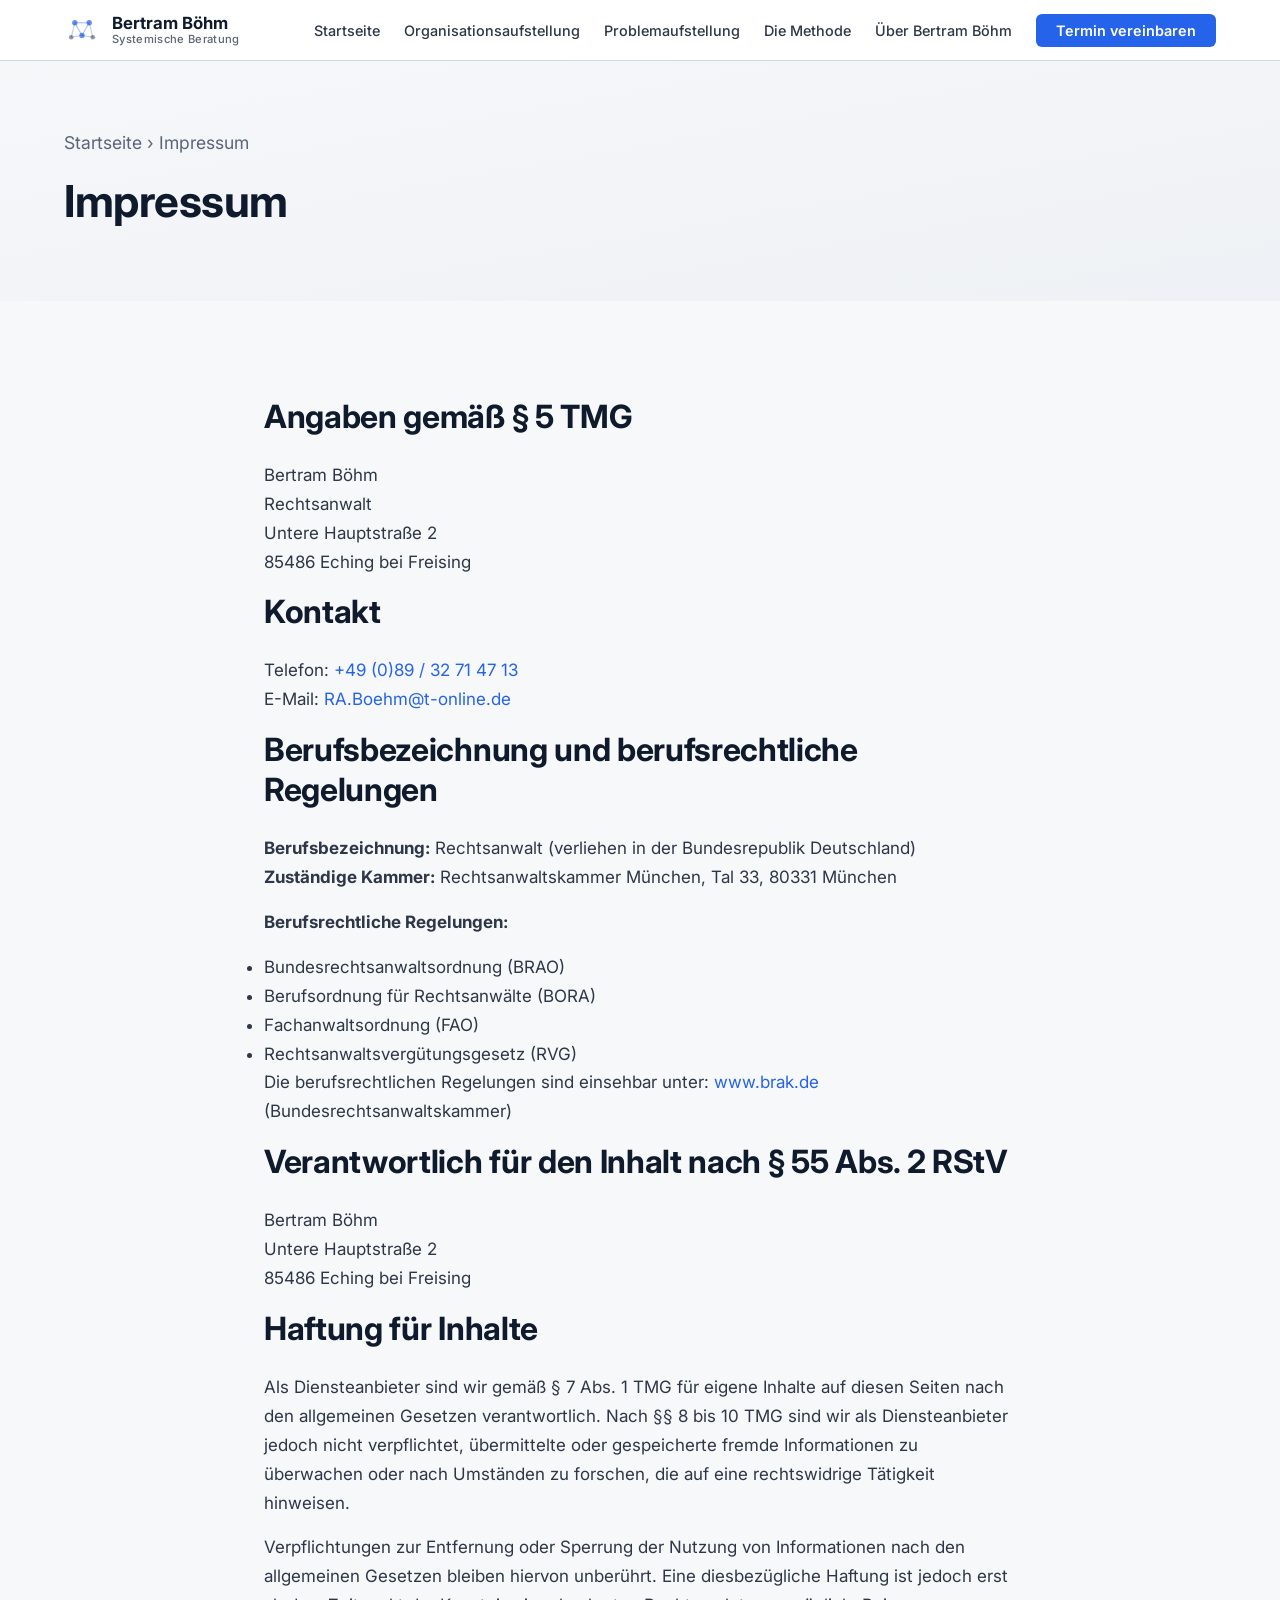
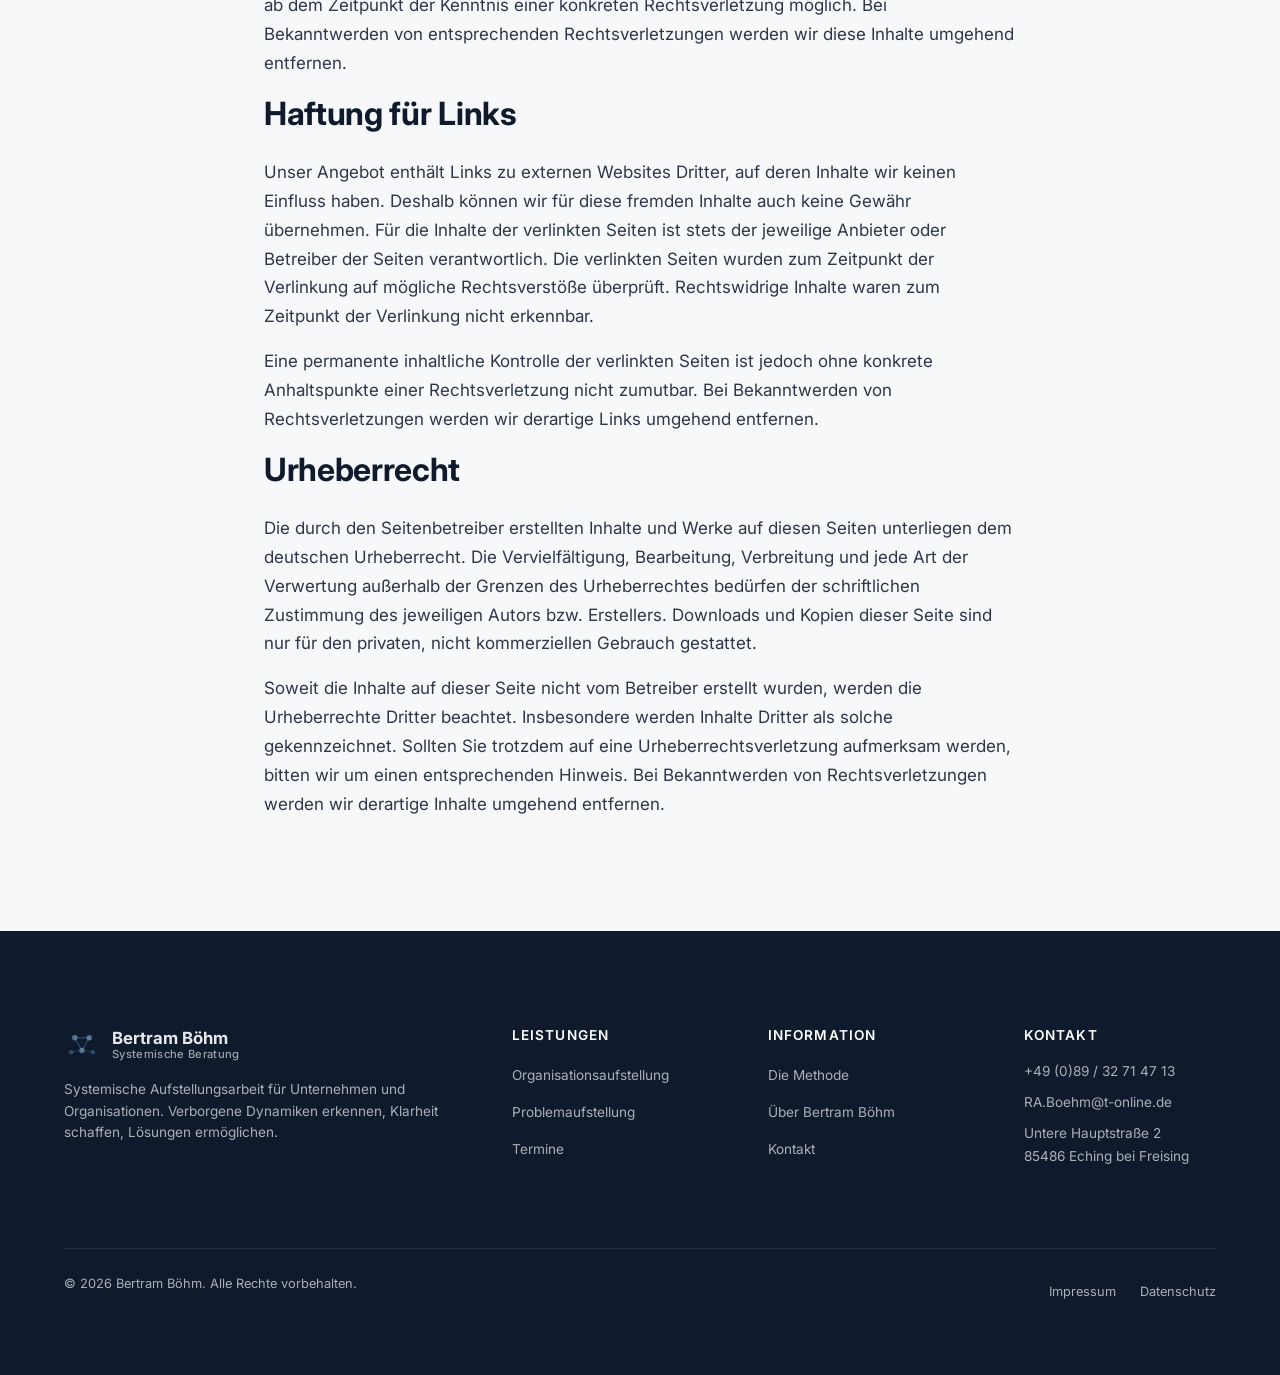
<file: impressum.html>
<!DOCTYPE html>
<html lang="de">
<head>
  <meta charset="UTF-8">
  <meta name="viewport" content="width=device-width, initial-scale=1.0">
  <title>Impressum — Bertram Böhm</title>
  <meta name="robots" content="noindex, follow">
  <link rel="canonical" href="https://boehm-organisationsaufstellungen.de/impressum.html">
  <meta property="og:url" content="https://boehm-organisationsaufstellungen.de/impressum.html">
  <link rel="preconnect" href="https://fonts.googleapis.com">
  <link rel="preconnect" href="https://fonts.gstatic.com" crossorigin>
  <link href="https://fonts.googleapis.com/css2?family=Inter:wght@400;500;600;700&display=swap" rel="stylesheet">
  <link rel="stylesheet" href="css/style.css">
</head>
<body>

  <!-- Navigation -->
  <nav class="nav">
    <div class="nav__inner">
      <a href="index.html" class="nav__logo">
        <svg class="nav__logo-icon" viewBox="0 0 40 40" fill="none" xmlns="http://www.w3.org/2000/svg" aria-hidden="true">
          <circle cx="12" cy="12" r="3" fill="#2563EB" opacity="0.7"/>
          <circle cx="28" cy="12" r="3" fill="#2563EB" opacity="0.7"/>
          <circle cx="20" cy="26" r="3" fill="#2563EB" opacity="0.7"/>
          <circle cx="8" cy="28" r="2.5" fill="#1E3A5F" opacity="0.5"/>
          <circle cx="32" cy="28" r="2.5" fill="#1E3A5F" opacity="0.5"/>
          <line x1="12" y1="12" x2="28" y2="12" stroke="#2563EB" stroke-width="1.2" opacity="0.4"/>
          <line x1="12" y1="12" x2="20" y2="26" stroke="#2563EB" stroke-width="1.2" opacity="0.4"/>
          <line x1="28" y1="12" x2="20" y2="26" stroke="#2563EB" stroke-width="1.2" opacity="0.4"/>
          <line x1="8" y1="28" x2="20" y2="26" stroke="#1E3A5F" stroke-width="1" opacity="0.3"/>
          <line x1="32" y1="28" x2="20" y2="26" stroke="#1E3A5F" stroke-width="1" opacity="0.3"/>
          <line x1="8" y1="28" x2="12" y2="12" stroke="#1E3A5F" stroke-width="1" opacity="0.3"/>
          <line x1="32" y1="28" x2="28" y2="12" stroke="#1E3A5F" stroke-width="1" opacity="0.3"/>
        </svg>
        <div class="nav__logo-text">
          Bertram Böhm
          <span>Systemische Beratung</span>
        </div>
      </a>
      <ul class="nav__links">
        <li><a href="index.html">Startseite</a></li>
        <li><a href="organisationsaufstellung.html">Organisationsaufstellung</a></li>
        <li><a href="problemaufstellung.html">Problemaufstellung</a></li>
        <li><a href="methode.html">Die Methode</a></li>
        <li><a href="ueber-mich.html">Über Bertram Böhm</a></li>
        <li><a href="termine.html" class="nav__cta">Termin vereinbaren</a></li>
      </ul>
      <button class="nav__toggle" aria-label="Menü öffnen" aria-expanded="false">
        <span></span><span></span><span></span>
      </button>
    </div>
  </nav>

  <main>
  <!-- Page Header -->
  <header class="page-header">
    <div class="container">
      <p class="page-header__breadcrumb"><a href="index.html">Startseite</a> &rsaquo; Impressum</p>
      <h1>Impressum</h1>
    </div>
  </header>

  <!-- Content -->
  <section class="section">
    <div class="container container--narrow">

      <h2>Angaben gemäß § 5 TMG</h2>
      <p>
        Bertram Böhm<br>
        Rechtsanwalt<br>
        Untere Hauptstraße 2<br>
        85486 Eching bei Freising
      </p>

      <h2>Kontakt</h2>
      <p>
        Telefon: <a href="tel:+498932714713">+49 (0)89 / 32 71 47 13</a><br>
        E-Mail: <a href="mailto:RA.Boehm@t-online.de">RA.Boehm@t-online.de</a>
      </p>

      <h2>Berufsbezeichnung und berufsrechtliche Regelungen</h2>
      <p>
        <strong>Berufsbezeichnung:</strong> Rechtsanwalt (verliehen in der Bundesrepublik Deutschland)<br>
        <strong>Zuständige Kammer:</strong> Rechtsanwaltskammer München, Tal 33, 80331 München
      </p>
      <p><strong>Berufsrechtliche Regelungen:</strong></p>
      <ul>
        <li>Bundesrechtsanwaltsordnung (BRAO)</li>
        <li>Berufsordnung für Rechtsanwälte (BORA)</li>
        <li>Fachanwaltsordnung (FAO)</li>
        <li>Rechtsanwaltsvergütungsgesetz (RVG)</li>
      </ul>
      <p>Die berufsrechtlichen Regelungen sind einsehbar unter: <a href="https://www.brak.de" target="_blank" rel="noopener">www.brak.de</a> (Bundesrechtsanwaltskammer)</p>

      <h2>Verantwortlich für den Inhalt nach § 55 Abs. 2 RStV</h2>
      <p>
        Bertram Böhm<br>
        Untere Hauptstraße 2<br>
        85486 Eching bei Freising
      </p>

      <h2>Haftung für Inhalte</h2>
      <p>Als Diensteanbieter sind wir gemäß § 7 Abs. 1 TMG für eigene Inhalte auf diesen Seiten nach den allgemeinen Gesetzen verantwortlich. Nach §§ 8 bis 10 TMG sind wir als Diensteanbieter jedoch nicht verpflichtet, übermittelte oder gespeicherte fremde Informationen zu überwachen oder nach Umständen zu forschen, die auf eine rechtswidrige Tätigkeit hinweisen.</p>
      <p>Verpflichtungen zur Entfernung oder Sperrung der Nutzung von Informationen nach den allgemeinen Gesetzen bleiben hiervon unberührt. Eine diesbezügliche Haftung ist jedoch erst ab dem Zeitpunkt der Kenntnis einer konkreten Rechtsverletzung möglich. Bei Bekanntwerden von entsprechenden Rechtsverletzungen werden wir diese Inhalte umgehend entfernen.</p>

      <h2>Haftung für Links</h2>
      <p>Unser Angebot enthält Links zu externen Websites Dritter, auf deren Inhalte wir keinen Einfluss haben. Deshalb können wir für diese fremden Inhalte auch keine Gewähr übernehmen. Für die Inhalte der verlinkten Seiten ist stets der jeweilige Anbieter oder Betreiber der Seiten verantwortlich. Die verlinkten Seiten wurden zum Zeitpunkt der Verlinkung auf mögliche Rechtsverstöße überprüft. Rechtswidrige Inhalte waren zum Zeitpunkt der Verlinkung nicht erkennbar.</p>
      <p>Eine permanente inhaltliche Kontrolle der verlinkten Seiten ist jedoch ohne konkrete Anhaltspunkte einer Rechtsverletzung nicht zumutbar. Bei Bekanntwerden von Rechtsverletzungen werden wir derartige Links umgehend entfernen.</p>

      <h2>Urheberrecht</h2>
      <p>Die durch den Seitenbetreiber erstellten Inhalte und Werke auf diesen Seiten unterliegen dem deutschen Urheberrecht. Die Vervielfältigung, Bearbeitung, Verbreitung und jede Art der Verwertung außerhalb der Grenzen des Urheberrechtes bedürfen der schriftlichen Zustimmung des jeweiligen Autors bzw. Erstellers. Downloads und Kopien dieser Seite sind nur für den privaten, nicht kommerziellen Gebrauch gestattet.</p>
      <p>Soweit die Inhalte auf dieser Seite nicht vom Betreiber erstellt wurden, werden die Urheberrechte Dritter beachtet. Insbesondere werden Inhalte Dritter als solche gekennzeichnet. Sollten Sie trotzdem auf eine Urheberrechtsverletzung aufmerksam werden, bitten wir um einen entsprechenden Hinweis. Bei Bekanntwerden von Rechtsverletzungen werden wir derartige Inhalte umgehend entfernen.</p>

    </div>
  </section>
  </main>

  <!-- Footer -->
  <footer class="footer">
    <div class="container">
      <div class="footer__grid">
        <div class="footer__brand">
          <a href="index.html" class="nav__logo" style="margin-bottom: 0.5rem;">
            <svg class="nav__logo-icon" viewBox="0 0 40 40" fill="none" xmlns="http://www.w3.org/2000/svg" aria-hidden="true">
              <circle cx="12" cy="12" r="3" fill="#6B9DBD" opacity="0.7"/>
              <circle cx="28" cy="12" r="3" fill="#6B9DBD" opacity="0.7"/>
              <circle cx="20" cy="26" r="3" fill="#6B9DBD" opacity="0.7"/>
              <circle cx="8" cy="28" r="2.5" fill="#4A7C9B" opacity="0.5"/>
              <circle cx="32" cy="28" r="2.5" fill="#4A7C9B" opacity="0.5"/>
              <line x1="12" y1="12" x2="28" y2="12" stroke="#6B9DBD" stroke-width="1.2" opacity="0.4"/>
              <line x1="12" y1="12" x2="20" y2="26" stroke="#6B9DBD" stroke-width="1.2" opacity="0.4"/>
              <line x1="28" y1="12" x2="20" y2="26" stroke="#6B9DBD" stroke-width="1.2" opacity="0.4"/>
              <line x1="8" y1="28" x2="20" y2="26" stroke="#4A7C9B" stroke-width="1" opacity="0.3"/>
              <line x1="32" y1="28" x2="20" y2="26" stroke="#4A7C9B" stroke-width="1" opacity="0.3"/>
            </svg>
            <div class="nav__logo-text" style="color: rgba(255,255,255,0.9);">
              Bertram Böhm
              <span style="color: rgba(255,255,255,0.6);">Systemische Beratung</span>
            </div>
          </a>
          <p>Systemische Aufstellungsarbeit für Unternehmen und Organisationen. Verborgene Dynamiken erkennen, Klarheit schaffen, Lösungen ermöglichen.</p>
        </div>
        <div>
          <h4 class="footer__heading">Leistungen</h4>
          <ul class="footer__links">
            <li><a href="organisationsaufstellung.html">Organisationsaufstellung</a></li>
            <li><a href="problemaufstellung.html">Problemaufstellung</a></li>
            <li><a href="termine.html">Termine</a></li>
          </ul>
        </div>
        <div>
          <h4 class="footer__heading">Information</h4>
          <ul class="footer__links">
            <li><a href="methode.html">Die Methode</a></li>
            <li><a href="ueber-mich.html">Über Bertram Böhm</a></li>
            <li><a href="termine.html#kontakt">Kontakt</a></li>
          </ul>
        </div>
        <div>
          <h4 class="footer__heading">Kontakt</h4>
          <div class="footer__contact-info">
            <a href="tel:+498932714713">+49 (0)89 / 32 71 47 13</a>
            <a href="mailto:RA.Boehm@t-online.de">RA.Boehm@t-online.de</a>
            <p>Untere Hauptstraße 2<br>85486 Eching bei Freising</p>
          </div>
        </div>
      </div>
      <div class="footer__bottom">
        <p>&copy; 2026 Bertram Böhm. Alle Rechte vorbehalten.</p>
        <div class="footer__legal">
          <a href="impressum.html">Impressum</a>
          <a href="datenschutz.html">Datenschutz</a>
        </div>
      </div>
    </div>
  </footer>

  <script src="js/main.js"></script>
</body>
</html>
</file>
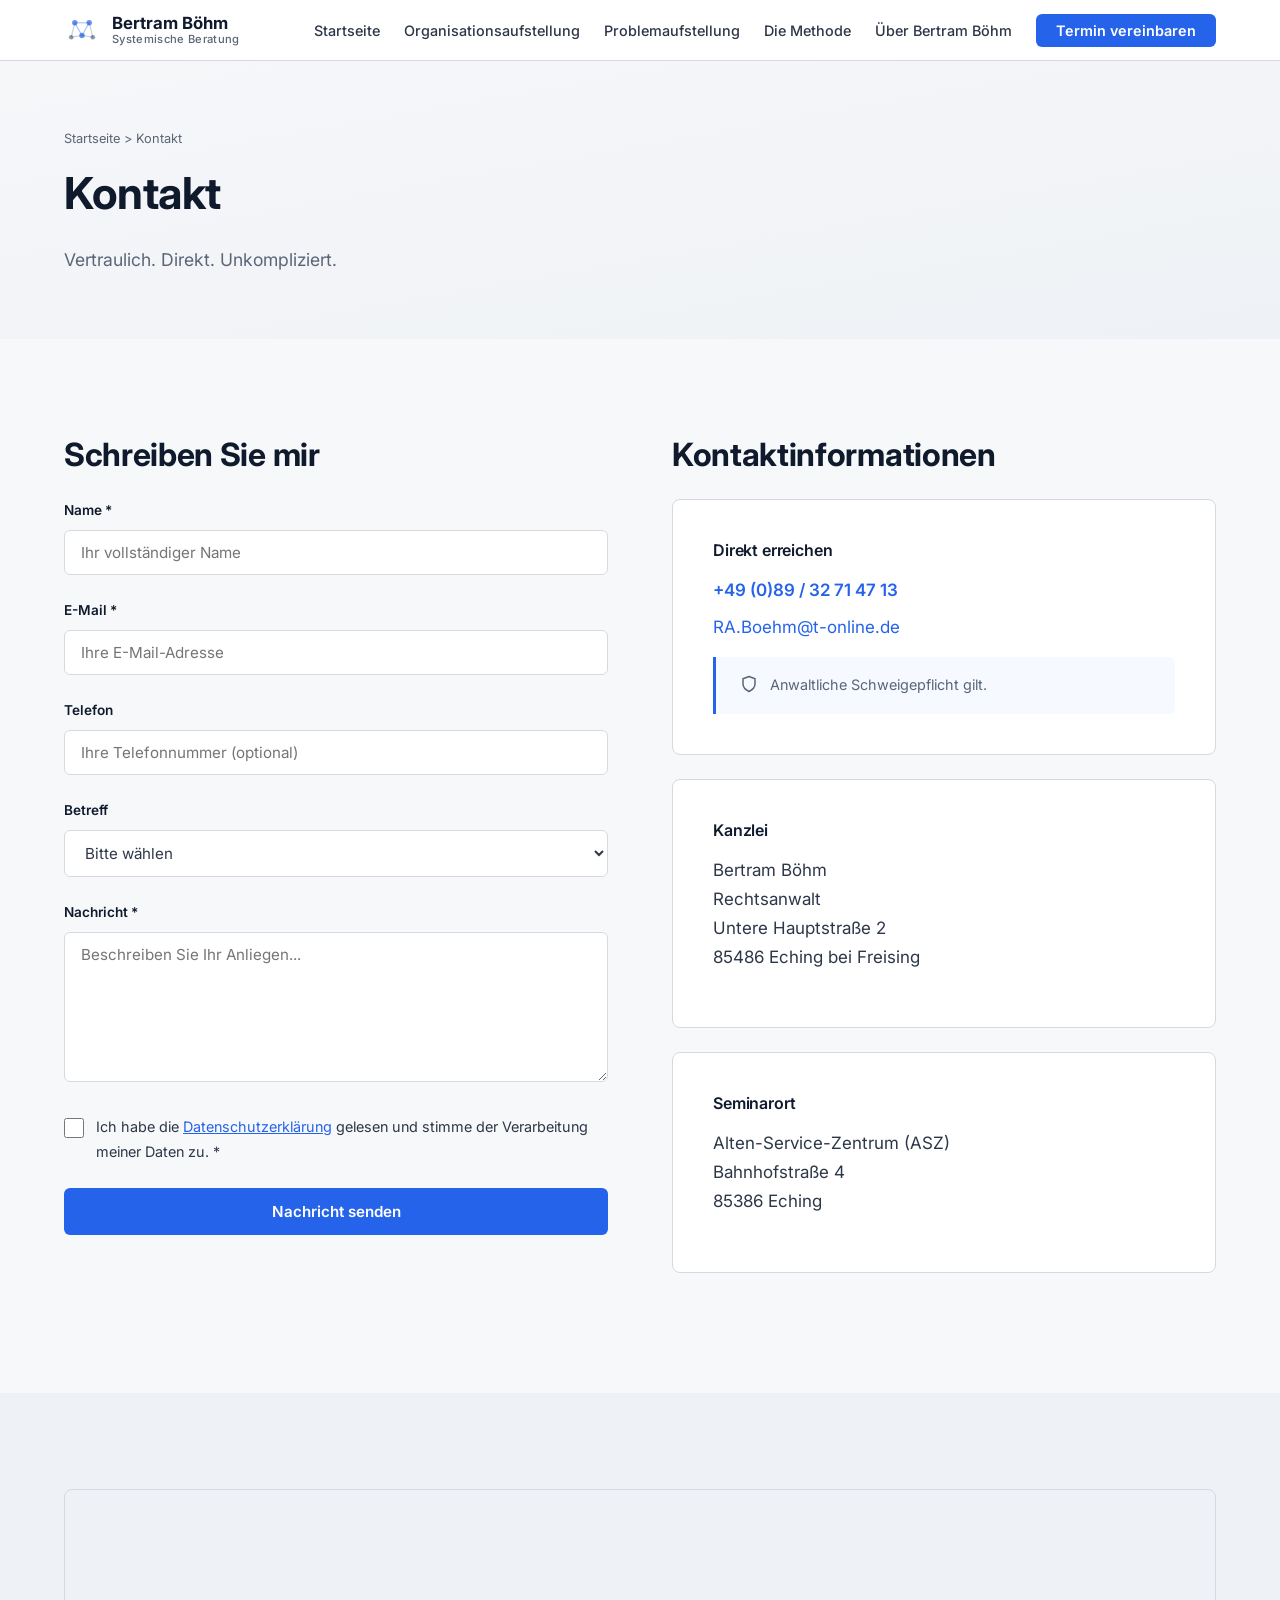
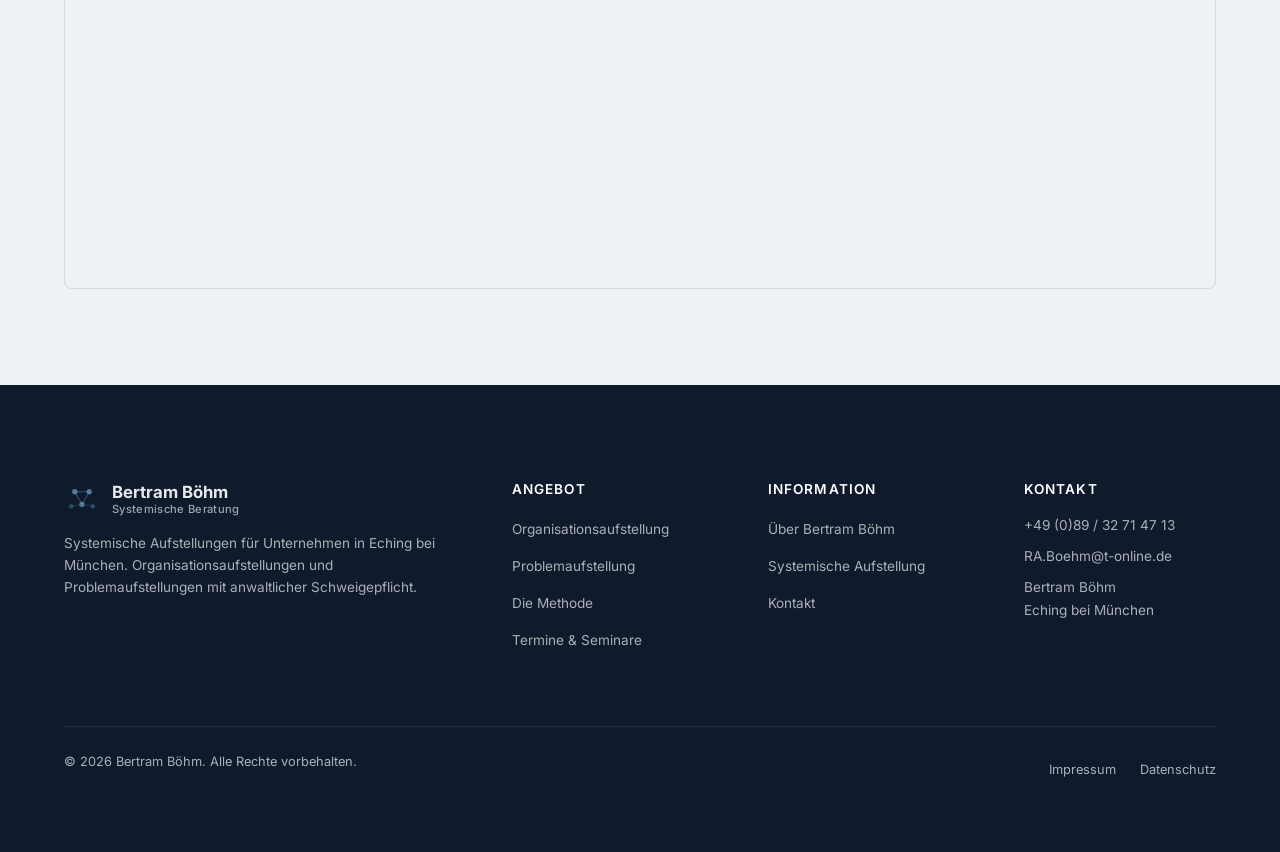
<file: kontakt.html>
<!DOCTYPE html>
<html lang="de">
<head>
  <meta charset="UTF-8">
  <meta name="viewport" content="width=device-width, initial-scale=1.0">
  <title>Kontakt — Bertram Böhm | Systemische Beratung für Unternehmen</title>
  <meta name="description" content="Kontaktieren Sie Bertram Böhm für systemische Organisationsaufstellungen und Problemaufstellungen. Vertraulich, direkt, unkompliziert.">
  <meta name="keywords" content="Kontakt, Bertram Böhm, Systemische Beratung, Organisationsaufstellung, Erstgespräch, Eching, München">
  <meta name="author" content="Bertram Böhm">
  <meta name="robots" content="index, follow">
  <link rel="canonical" href="https://boehm-organisationsaufstellungen.de/kontakt.html">

  <!-- Open Graph -->
  <meta property="og:title" content="Kontakt — Bertram Böhm | Systemische Beratung für Unternehmen">
  <meta property="og:description" content="Kontaktieren Sie Bertram Böhm für systemische Organisationsaufstellungen und Problemaufstellungen. Vertraulich, direkt, unkompliziert.">
  <meta property="og:type" content="website">
  <meta property="og:locale" content="de_DE">
  <meta property="og:url" content="https://boehm-organisationsaufstellungen.de/kontakt.html">

  <!-- Google Fonts -->
  <link rel="preconnect" href="https://fonts.googleapis.com">
  <link rel="preconnect" href="https://fonts.gstatic.com" crossorigin>
  <link href="https://fonts.googleapis.com/css2?family=Inter:wght@400;500;600;700&display=swap" rel="stylesheet">

  <!-- Styles -->
  <link rel="stylesheet" href="css/style.css">

  <style>
    /* Form checkbox */
    .form-checkbox {
      display: flex;
      align-items: flex-start;
      gap: 0.75rem;
      margin-bottom: var(--space-md);
    }
    .form-checkbox input[type="checkbox"] {
      width: 20px;
      height: 20px;
      margin-top: 0.2rem;
      flex-shrink: 0;
      accent-color: var(--color-cta);
    }
    .form-checkbox label {
      font-size: 0.9rem;
      font-weight: 400;
      color: var(--color-text);
      cursor: pointer;
    }
    .form-checkbox label a {
      text-decoration: underline;
    }

    /* Schweigepflicht note */
    .schweigepflicht-note {
      display: flex;
      align-items: flex-start;
      gap: 0.75rem;
      background: rgba(37, 99, 235, 0.04);
      border-left: 3px solid var(--color-cta);
      padding: var(--space-sm) var(--space-md);
      border-radius: 0 6px 6px 0;
      margin-top: var(--space-sm);
      font-size: 0.9rem;
      color: var(--color-text-light);
    }
  </style>
</head>
<body>

  <!-- Navigation -->
  <nav class="nav" role="navigation" aria-label="Hauptnavigation">
    <div class="nav__inner">
      <a href="index.html" class="nav__logo" aria-label="Bertram Böhm — Startseite">
        <svg class="nav__logo-icon" viewBox="0 0 40 40" fill="none" xmlns="http://www.w3.org/2000/svg" aria-hidden="true">
          <circle cx="12" cy="12" r="3" fill="#2563EB" opacity="0.7"/>
          <circle cx="28" cy="12" r="3" fill="#2563EB" opacity="0.7"/>
          <circle cx="20" cy="26" r="3" fill="#2563EB" opacity="0.7"/>
          <circle cx="8" cy="28" r="2.5" fill="#1E3A5F" opacity="0.5"/>
          <circle cx="32" cy="28" r="2.5" fill="#1E3A5F" opacity="0.5"/>
          <line x1="12" y1="12" x2="28" y2="12" stroke="#2563EB" stroke-width="1.2" opacity="0.4"/>
          <line x1="12" y1="12" x2="20" y2="26" stroke="#2563EB" stroke-width="1.2" opacity="0.4"/>
          <line x1="28" y1="12" x2="20" y2="26" stroke="#2563EB" stroke-width="1.2" opacity="0.4"/>
          <line x1="8" y1="28" x2="20" y2="26" stroke="#1E3A5F" stroke-width="1" opacity="0.3"/>
          <line x1="32" y1="28" x2="20" y2="26" stroke="#1E3A5F" stroke-width="1" opacity="0.3"/>
          <line x1="8" y1="28" x2="12" y2="12" stroke="#1E3A5F" stroke-width="1" opacity="0.3"/>
          <line x1="32" y1="28" x2="28" y2="12" stroke="#1E3A5F" stroke-width="1" opacity="0.3"/>
        </svg>
        <div class="nav__logo-text">
          Bertram Böhm
          <span>Systemische Beratung</span>
        </div>
      </a>

      <ul class="nav__links">
        <li><a href="index.html">Startseite</a></li>
        <li><a href="organisationsaufstellung.html">Organisationsaufstellung</a></li>
        <li><a href="problemaufstellung.html">Problemaufstellung</a></li>
        <li><a href="methode.html">Die Methode</a></li>
        <li><a href="ueber-mich.html">Über Bertram Böhm</a></li>
        <li><a href="termine.html" class="nav__cta">Termin vereinbaren</a></li>
      </ul>

      <button class="nav__toggle" aria-label="Menü öffnen" aria-expanded="false">
        <span></span>
        <span></span>
        <span></span>
      </button>
    </div>
  </nav>

  <!-- Page Header -->
  <header class="page-header">
    <div class="container">
      <nav class="page-header__breadcrumb" aria-label="Breadcrumb">
        <a href="index.html">Startseite</a> &gt; Kontakt
      </nav>
      <h1>Kontakt</h1>
      <p>Vertraulich. Direkt. Unkompliziert.</p>
    </div>
  </header>

  <!-- Main Content -->
  <main>
    <section class="section">
      <div class="container">
        <div class="two-col" style="align-items: start;">

          <!-- Left Column: Kontaktformular -->
          <div>
            <h2>Schreiben Sie mir</h2>
            <form action="https://formspree.io/f/xkolrzjv" method="POST">
              <input type="hidden" name="_subject" value="Kontaktanfrage – boehm-organisationsaufstellungen.de">
              <input type="text" name="_gotcha" tabindex="-1" autocomplete="off" aria-hidden="true" style="display:none">

              <div class="form-group">
                <label for="name">Name *</label>
                <input type="text" id="name" name="name" required placeholder="Ihr vollständiger Name">
              </div>

              <div class="form-group">
                <label for="email">E-Mail *</label>
                <input type="email" id="email" name="email" required placeholder="Ihre E-Mail-Adresse">
              </div>

              <div class="form-group">
                <label for="telefon">Telefon</label>
                <input type="tel" id="telefon" name="telefon" placeholder="Ihre Telefonnummer (optional)">
              </div>

              <div class="form-group">
                <label for="betreff">Betreff</label>
                <select id="betreff" name="betreff">
                  <option value="" disabled selected>Bitte wählen</option>
                  <option value="Erstgespräch">Erstgespräch</option>
                  <option value="Organisationsaufstellung">Organisationsaufstellung</option>
                  <option value="Problemaufstellung">Problemaufstellung</option>
                  <option value="Juristische Aufstellung">Juristische Aufstellung</option>
                  <option value="Sonstiges">Sonstiges</option>
                </select>
              </div>

              <div class="form-group">
                <label for="nachricht">Nachricht *</label>
                <textarea id="nachricht" name="nachricht" required placeholder="Beschreiben Sie Ihr Anliegen..."></textarea>
              </div>

              <div class="form-checkbox">
                <input type="checkbox" id="datenschutz" name="datenschutz" required>
                <label for="datenschutz">Ich habe die <a href="datenschutz.html">Datenschutzerklärung</a> gelesen und stimme der Verarbeitung meiner Daten zu. *</label>
              </div>

              <button type="submit" class="btn btn--primary" style="width: 100%; justify-content: center;">Nachricht senden</button>

            </form>
          </div>

          <!-- Right Column: Kontaktinformationen -->
          <div>
            <h2>Kontaktinformationen</h2>

            <!-- Direkt erreichen -->
            <div class="sidebar-box">
              <h3 class="sidebar-box__title">Direkt erreichen</h3>
              <p>
                <a href="tel:+498932714713" style="display: block; margin-bottom: 0.5rem; font-weight: 600;">
                  +49 (0)89 / 32 71 47 13
                </a>
                <a href="mailto:RA.Boehm@t-online.de" style="display: block;">
                  RA.Boehm@t-online.de
                </a>
              </p>
              <div class="schweigepflicht-note">
                <svg width="18" height="18" viewBox="0 0 24 24" fill="none" stroke="currentColor" stroke-width="2" stroke-linecap="round" stroke-linejoin="round" style="flex-shrink: 0; margin-top: 2px;"><path d="M12 22s8-4 8-10V5l-8-3-8 3v7c0 6 8 10 8 10z"/></svg>
                Anwaltliche Schweigepflicht gilt.
              </div>
            </div>

            <!-- Kanzlei -->
            <div class="sidebar-box">
              <h3 class="sidebar-box__title">Kanzlei</h3>
              <p>
                Bertram Böhm<br>
                Rechtsanwalt<br>
                Untere Hauptstraße 2<br>
                85486 Eching bei Freising
              </p>
            </div>

            <!-- Seminarort -->
            <div class="sidebar-box">
              <h3 class="sidebar-box__title">Seminarort</h3>
              <p>
                Alten-Service-Zentrum (ASZ)<br>
                Bahnhofstraße 4<br>
                85386 Eching
              </p>
            </div>

          </div>

        </div>
      </div>
    </section>

    <!-- Google Maps -->
    <section class="section section--alt">
      <div class="container">
        <div class="map-container">
          <iframe
            src="https://www.google.com/maps/embed?pb=!1m18!1m12!1m3!1d2654.5!2d11.617!3d48.3!2m3!1f0!2f0!3f0!3m2!1i1024!2i768!4f13.1!3m3!1m2!1s0x0%3A0x0!2sBahnhofstra%C3%9Fe+4%2C+85386+Eching!5e0!3m2!1sde!2sde!4v1"
            width="100%"
            height="100%"
            style="border:0;"
            allowfullscreen=""
            loading="lazy"
            referrerpolicy="no-referrer-when-downgrade"
            title="Seminarort: Bahnhofstraße 4, 85386 Eching">
          </iframe>
        </div>
      </div>
    </section>
  </main>

  <!-- Footer -->
  <footer class="footer">
    <div class="container">
      <div class="footer__grid">

        <!-- Brand -->
        <div class="footer__brand">
          <a href="index.html" class="nav__logo" aria-label="Bertram Böhm — Startseite">
            <svg class="nav__logo-icon" viewBox="0 0 40 40" fill="none" xmlns="http://www.w3.org/2000/svg" aria-hidden="true">
              <circle cx="12" cy="12" r="3" fill="#6B9DBD" opacity="0.7"/>
              <circle cx="28" cy="12" r="3" fill="#6B9DBD" opacity="0.7"/>
              <circle cx="20" cy="26" r="3" fill="#6B9DBD" opacity="0.7"/>
              <circle cx="8" cy="28" r="2.5" fill="#4A7C9B" opacity="0.5"/>
              <circle cx="32" cy="28" r="2.5" fill="#4A7C9B" opacity="0.5"/>
              <line x1="12" y1="12" x2="28" y2="12" stroke="#6B9DBD" stroke-width="1.2" opacity="0.4"/>
              <line x1="12" y1="12" x2="20" y2="26" stroke="#6B9DBD" stroke-width="1.2" opacity="0.4"/>
              <line x1="28" y1="12" x2="20" y2="26" stroke="#6B9DBD" stroke-width="1.2" opacity="0.4"/>
              <line x1="8" y1="28" x2="20" y2="26" stroke="#4A7C9B" stroke-width="1" opacity="0.3"/>
              <line x1="32" y1="28" x2="20" y2="26" stroke="#4A7C9B" stroke-width="1" opacity="0.3"/>
            </svg>
            <div class="nav__logo-text" style="color: rgba(255,255,255,0.9);">
              Bertram Böhm
              <span style="color: rgba(255,255,255,0.6);">Systemische Beratung</span>
            </div>
          </a>
          <p>Systemische Aufstellungen für Unternehmen in Eching bei München. Organisationsaufstellungen und Problemaufstellungen mit anwaltlicher Schweigepflicht.</p>
        </div>

        <!-- Angebot -->
        <div>
          <h4 class="footer__heading">Angebot</h4>
          <ul class="footer__links">
            <li><a href="organisationsaufstellung.html">Organisationsaufstellung</a></li>
            <li><a href="problemaufstellung.html">Problemaufstellung</a></li>
            <li><a href="methode.html">Die Methode</a></li>
            <li><a href="termine.html">Termine & Seminare</a></li>
          </ul>
        </div>

        <!-- Information -->
        <div>
          <h4 class="footer__heading">Information</h4>
          <ul class="footer__links">
            <li><a href="ueber-mich.html">Über Bertram Böhm</a></li>
            <li><a href="methode.html">Systemische Aufstellung</a></li>
            <li><a href="kontakt.html">Kontakt</a></li>
          </ul>
        </div>

        <!-- Kontakt -->
        <div>
          <h4 class="footer__heading">Kontakt</h4>
          <div class="footer__contact-info">
            <a href="tel:+498932714713">+49 (0)89 / 32 71 47 13</a>
            <a href="mailto:RA.Boehm@t-online.de">RA.Boehm@t-online.de</a>
            <p style="margin-top: 0.5rem;">Bertram Böhm<br>Eching bei München</p>
          </div>
        </div>

      </div>

      <!-- Footer Bottom -->
      <div class="footer__bottom">
        <p>&copy; 2026 Bertram Böhm. Alle Rechte vorbehalten.</p>
        <div class="footer__legal">
          <a href="impressum.html">Impressum</a>
          <a href="datenschutz.html">Datenschutz</a>
        </div>
      </div>
    </div>
  </footer>

  <script src="js/main.js"></script>
</body>
</html>
</file>
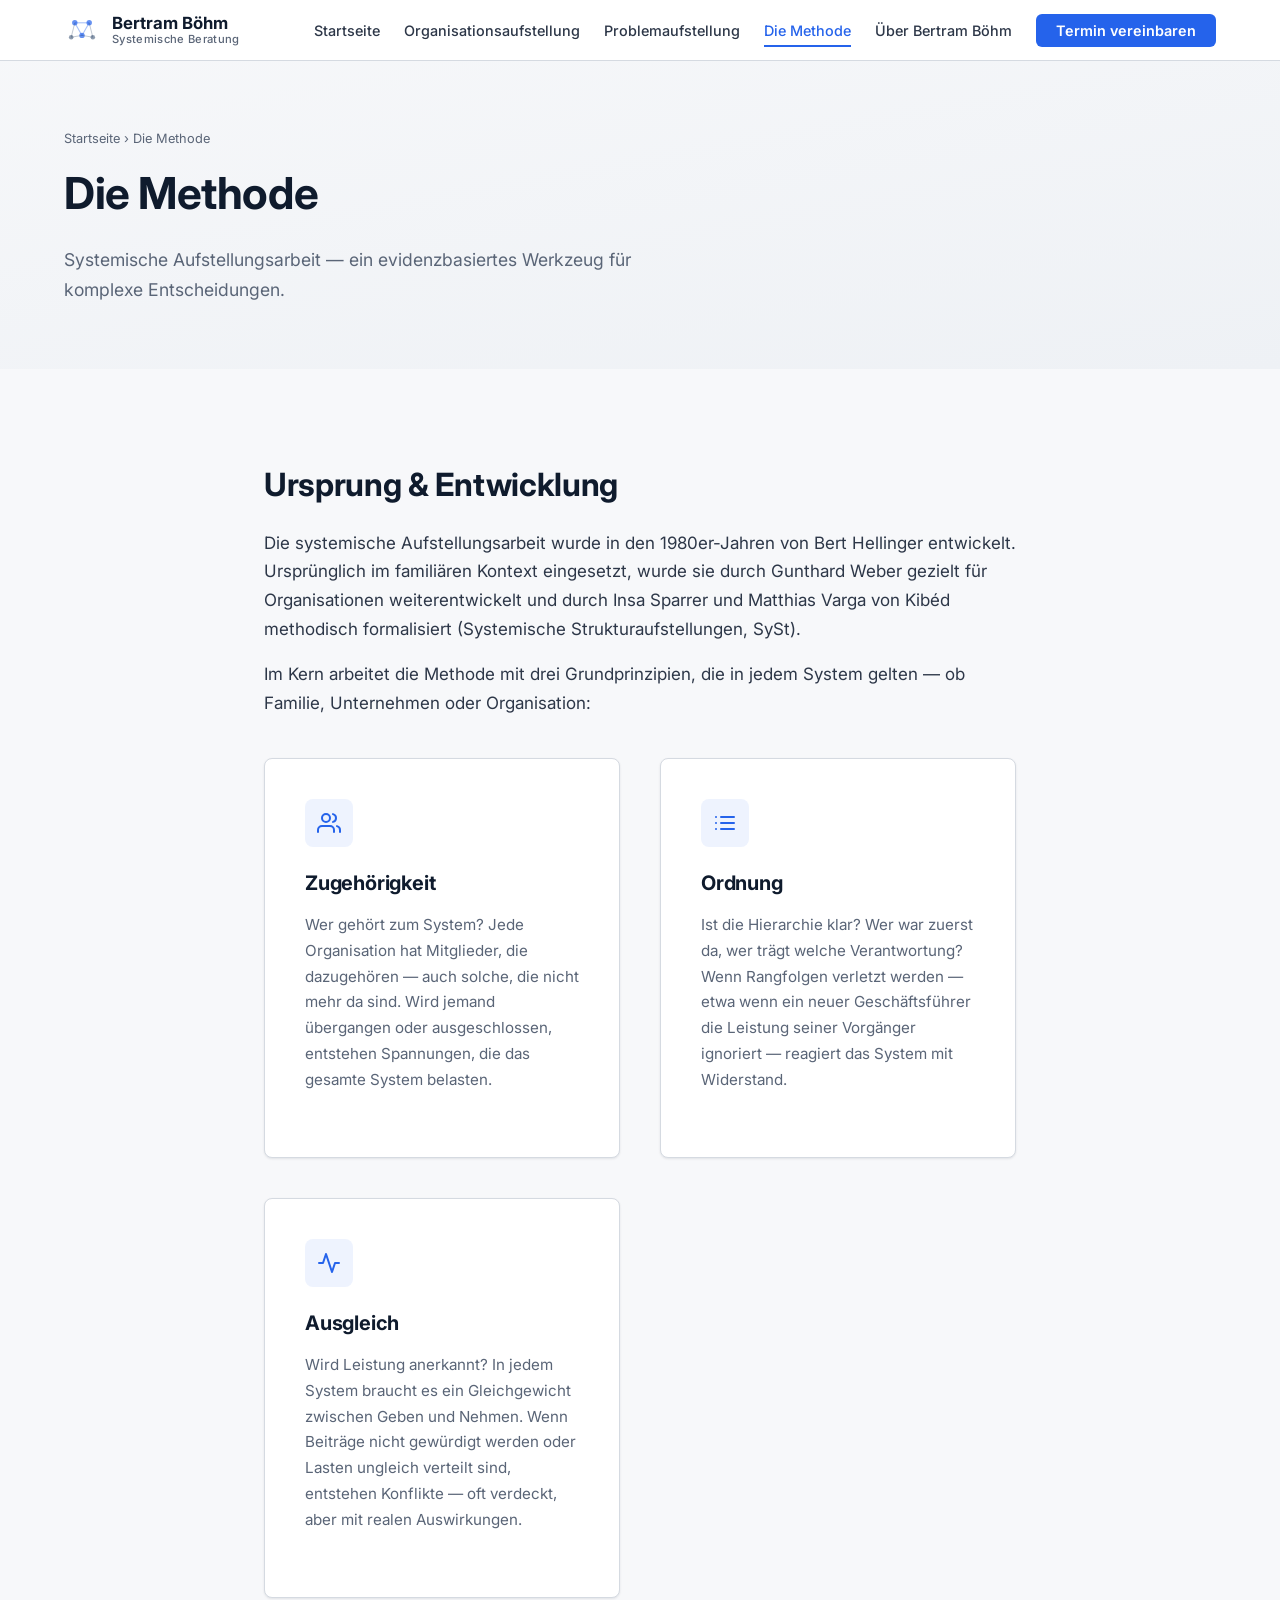
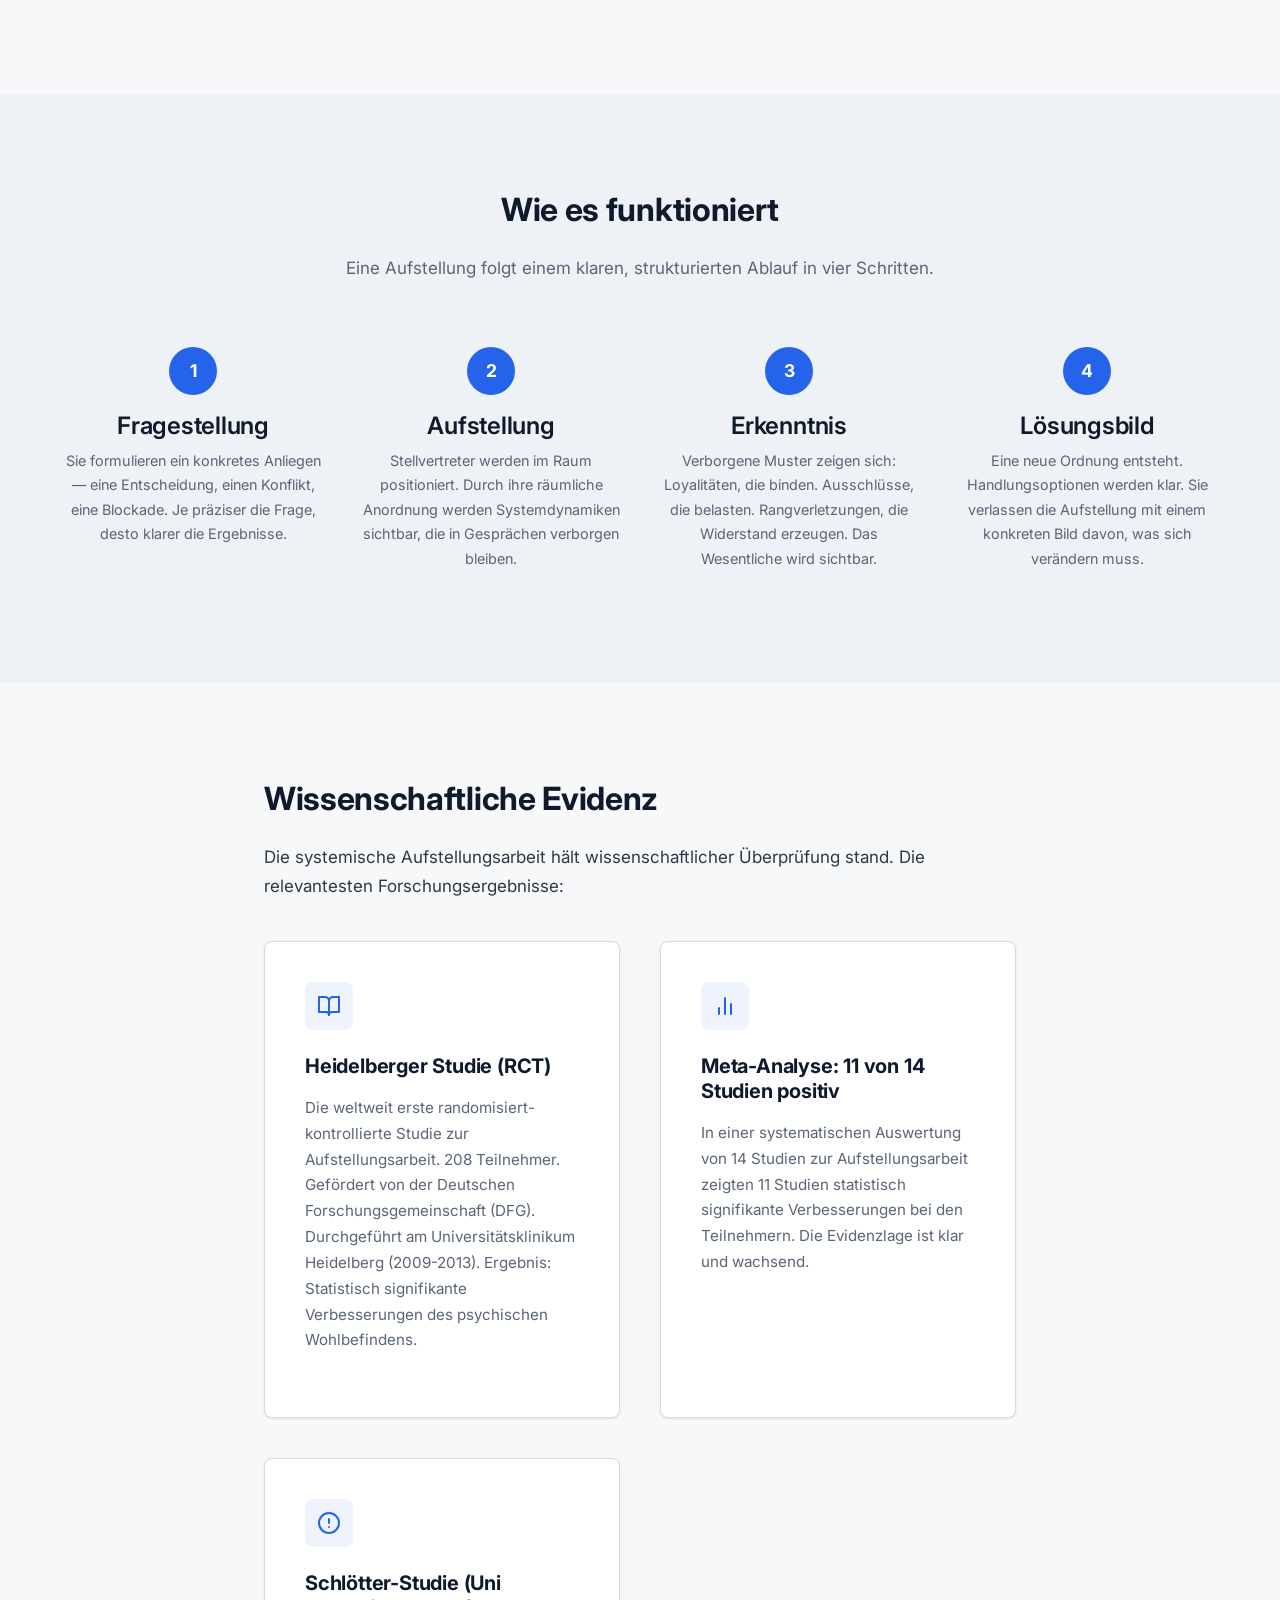
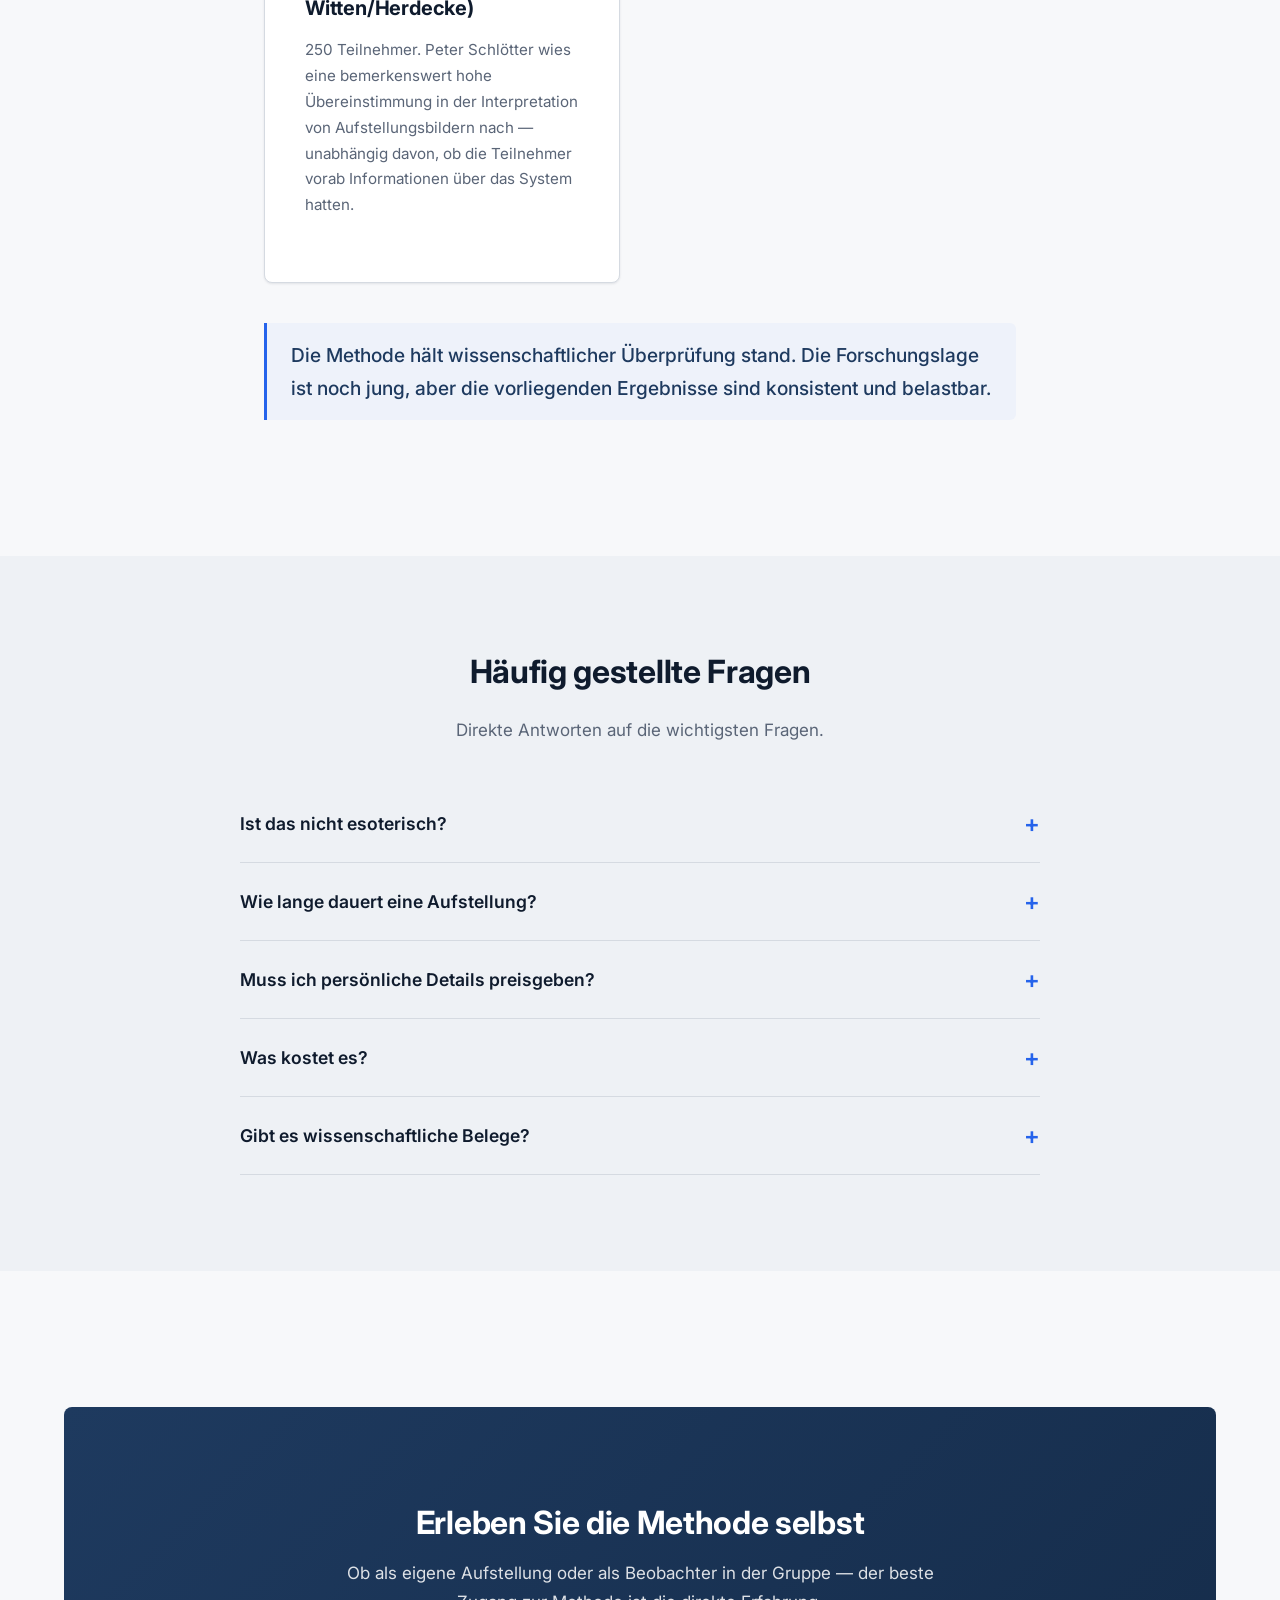
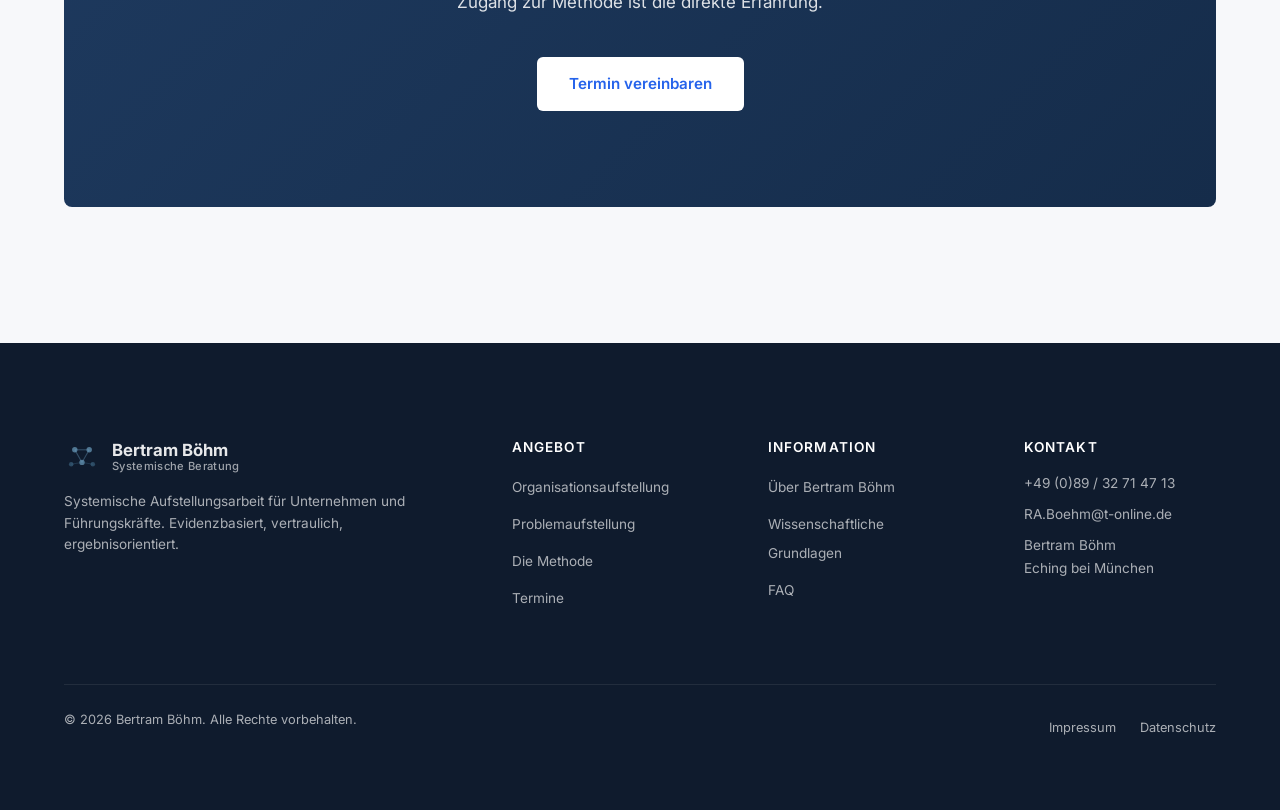
<file: methode.html>
<!DOCTYPE html>
<html lang="de">
<head>
  <meta charset="UTF-8">
  <meta name="viewport" content="width=device-width, initial-scale=1.0">
  <title>Die Methode — Systemische Aufstellungsarbeit | Bertram Böhm</title>
  <meta name="description" content="Systemische Aufstellungsarbeit: ein evidenzbasiertes Werkzeug für komplexe Entscheidungen in Unternehmen. Ursprung, Ablauf, wissenschaftliche Evidenz und FAQ.">
  <meta name="keywords" content="Systemische Aufstellung, Methode, Organisationsaufstellung, evidenzbasiert, Heidelberg Studie, Bert Hellinger, Gunthard Weber, Bertram Böhm">
  <meta name="author" content="Bertram Böhm">
  <meta name="robots" content="index, follow">
  <link rel="canonical" href="https://boehm-organisationsaufstellungen.de/methode.html">

  <!-- Open Graph -->
  <meta property="og:title" content="Die Methode — Systemische Aufstellungsarbeit | Bertram Böhm">
  <meta property="og:description" content="Systemische Aufstellungsarbeit ist ein evidenzbasiertes Werkzeug fuer komplexe Entscheidungen. Erfahren Sie mehr ueber Ursprung, Ablauf und wissenschaftliche Grundlagen.">
  <meta property="og:type" content="website">
  <meta property="og:url" content="https://boehm-organisationsaufstellungen.de/methode.html">
  <meta property="og:locale" content="de_DE">
  <meta property="og:site_name" content="Bertram Böhm — Systemische Beratung">

  <!-- Google Fonts -->
  <link rel="preconnect" href="https://fonts.googleapis.com">
  <link rel="preconnect" href="https://fonts.gstatic.com" crossorigin>
  <link href="https://fonts.googleapis.com/css2?family=Inter:wght@400;500;600;700&display=swap" rel="stylesheet">

  <!-- Styles -->
  <link rel="stylesheet" href="css/style.css">
</head>
<body>

  <!-- ======== Navigation ======== -->
  <nav class="nav" role="navigation" aria-label="Hauptnavigation">
    <div class="nav__inner">
      <a href="index.html" class="nav__logo" aria-label="Zur Startseite">
        <svg class="nav__logo-icon" viewBox="0 0 40 40" fill="none" xmlns="http://www.w3.org/2000/svg" aria-hidden="true">
          <circle cx="12" cy="12" r="3" fill="#2563EB" opacity="0.7"/>
          <circle cx="28" cy="12" r="3" fill="#2563EB" opacity="0.7"/>
          <circle cx="20" cy="26" r="3" fill="#2563EB" opacity="0.7"/>
          <circle cx="8" cy="28" r="2.5" fill="#1E3A5F" opacity="0.5"/>
          <circle cx="32" cy="28" r="2.5" fill="#1E3A5F" opacity="0.5"/>
          <line x1="12" y1="12" x2="28" y2="12" stroke="#2563EB" stroke-width="1.2" opacity="0.4"/>
          <line x1="12" y1="12" x2="20" y2="26" stroke="#2563EB" stroke-width="1.2" opacity="0.4"/>
          <line x1="28" y1="12" x2="20" y2="26" stroke="#2563EB" stroke-width="1.2" opacity="0.4"/>
          <line x1="8" y1="28" x2="20" y2="26" stroke="#1E3A5F" stroke-width="1" opacity="0.3"/>
          <line x1="32" y1="28" x2="20" y2="26" stroke="#1E3A5F" stroke-width="1" opacity="0.3"/>
          <line x1="8" y1="28" x2="12" y2="12" stroke="#1E3A5F" stroke-width="1" opacity="0.3"/>
          <line x1="32" y1="28" x2="28" y2="12" stroke="#1E3A5F" stroke-width="1" opacity="0.3"/>
        </svg>
        <div class="nav__logo-text">
          Bertram Böhm
          <span>Systemische Beratung</span>
        </div>
      </a>

      <ul class="nav__links">
        <li><a href="index.html">Startseite</a></li>
        <li><a href="organisationsaufstellung.html">Organisationsaufstellung</a></li>
        <li><a href="problemaufstellung.html">Problemaufstellung</a></li>
        <li><a href="methode.html" class="active">Die Methode</a></li>
        <li><a href="ueber-mich.html">Über Bertram Böhm</a></li>
        <li><a href="termine.html" class="nav__cta">Termin vereinbaren</a></li>
      </ul>

      <button class="nav__toggle" aria-label="Menü öffnen" aria-expanded="false">
        <span></span>
        <span></span>
        <span></span>
      </button>
    </div>
  </nav>

  <main>
  <!-- ======== Page Header ======== -->
  <header class="page-header">
    <div class="container">
      <nav class="page-header__breadcrumb" aria-label="Breadcrumb">
        <a href="index.html">Startseite</a> &rsaquo; Die Methode
      </nav>
      <h1>Die Methode</h1>
      <p>Systemische Aufstellungsarbeit — ein evidenzbasiertes Werkzeug für komplexe Entscheidungen.</p>
    </div>
  </header>

  <!-- ======== 1. Ursprung & Entwicklung ======== -->
  <section class="section">
    <div class="container container--narrow">
      <h2>Ursprung &amp; Entwicklung</h2>
      <p>
        Die systemische Aufstellungsarbeit wurde in den 1980er-Jahren von Bert Hellinger entwickelt. Ursprünglich im familiären Kontext eingesetzt, wurde sie durch Gunthard Weber gezielt für Organisationen weiterentwickelt und durch Insa Sparrer und Matthias Varga von Kibéd methodisch formalisiert (Systemische Strukturaufstellungen, SySt).
      </p>
      <p>
        Im Kern arbeitet die Methode mit drei Grundprinzipien, die in jedem System gelten — ob Familie, Unternehmen oder Organisation:
      </p>

      <div class="card-grid mt-lg">
        <div class="card">
          <div class="card__icon">
            <svg width="24" height="24" viewBox="0 0 24 24" fill="none" stroke="currentColor" stroke-width="2" stroke-linecap="round" stroke-linejoin="round" aria-hidden="true">
              <path d="M17 21v-2a4 4 0 0 0-4-4H5a4 4 0 0 0-4 4v2"/>
              <circle cx="9" cy="7" r="4"/>
              <path d="M23 21v-2a4 4 0 0 0-3-3.87"/>
              <path d="M16 3.13a4 4 0 0 1 0 7.75"/>
            </svg>
          </div>
          <h3 class="card__title">Zugehörigkeit</h3>
          <p class="card__text">Wer gehört zum System? Jede Organisation hat Mitglieder, die dazugehören — auch solche, die nicht mehr da sind. Wird jemand übergangen oder ausgeschlossen, entstehen Spannungen, die das gesamte System belasten.</p>
        </div>

        <div class="card">
          <div class="card__icon">
            <svg width="24" height="24" viewBox="0 0 24 24" fill="none" stroke="currentColor" stroke-width="2" stroke-linecap="round" stroke-linejoin="round" aria-hidden="true">
              <line x1="8" y1="6" x2="21" y2="6"/>
              <line x1="8" y1="12" x2="21" y2="12"/>
              <line x1="8" y1="18" x2="21" y2="18"/>
              <line x1="3" y1="6" x2="3.01" y2="6"/>
              <line x1="3" y1="12" x2="3.01" y2="12"/>
              <line x1="3" y1="18" x2="3.01" y2="18"/>
            </svg>
          </div>
          <h3 class="card__title">Ordnung</h3>
          <p class="card__text">Ist die Hierarchie klar? Wer war zuerst da, wer trägt welche Verantwortung? Wenn Rangfolgen verletzt werden — etwa wenn ein neuer Geschäftsführer die Leistung seiner Vorgänger ignoriert — reagiert das System mit Widerstand.</p>
        </div>

        <div class="card">
          <div class="card__icon">
            <svg width="24" height="24" viewBox="0 0 24 24" fill="none" stroke="currentColor" stroke-width="2" stroke-linecap="round" stroke-linejoin="round" aria-hidden="true">
              <polyline points="22 12 18 12 15 21 9 3 6 12 2 12"/>
            </svg>
          </div>
          <h3 class="card__title">Ausgleich</h3>
          <p class="card__text">Wird Leistung anerkannt? In jedem System braucht es ein Gleichgewicht zwischen Geben und Nehmen. Wenn Beiträge nicht gewürdigt werden oder Lasten ungleich verteilt sind, entstehen Konflikte — oft verdeckt, aber mit realen Auswirkungen.</p>
        </div>
      </div>
    </div>
  </section>

  <!-- ======== 2. Wie es funktioniert ======== -->
  <section class="section section--alt">
    <div class="container">
      <div class="text-center mb-xl">
        <h2>Wie es funktioniert</h2>
        <p class="text-light">Eine Aufstellung folgt einem klaren, strukturierten Ablauf in vier Schritten.</p>
      </div>

      <div class="process-steps">
        <div class="process-step">
          <h3 class="process-step__title">Fragestellung</h3>
          <p class="process-step__text">Sie formulieren ein konkretes Anliegen — eine Entscheidung, einen Konflikt, eine Blockade. Je präziser die Frage, desto klarer die Ergebnisse.</p>
        </div>

        <div class="process-step">
          <h3 class="process-step__title">Aufstellung</h3>
          <p class="process-step__text">Stellvertreter werden im Raum positioniert. Durch ihre räumliche Anordnung werden Systemdynamiken sichtbar, die in Gesprächen verborgen bleiben.</p>
        </div>

        <div class="process-step">
          <h3 class="process-step__title">Erkenntnis</h3>
          <p class="process-step__text">Verborgene Muster zeigen sich: Loyalitäten, die binden. Ausschlüsse, die belasten. Rangverletzungen, die Widerstand erzeugen. Das Wesentliche wird sichtbar.</p>
        </div>

        <div class="process-step">
          <h3 class="process-step__title">Lösungsbild</h3>
          <p class="process-step__text">Eine neue Ordnung entsteht. Handlungsoptionen werden klar. Sie verlassen die Aufstellung mit einem konkreten Bild davon, was sich verändern muss.</p>
        </div>
      </div>
    </div>
  </section>

  <!-- ======== 3. Wissenschaftliche Evidenz ======== -->
  <section class="section">
    <div class="container container--narrow">
      <h2>Wissenschaftliche Evidenz</h2>
      <p>
        Die systemische Aufstellungsarbeit hält wissenschaftlicher Überprüfung stand. Die relevantesten Forschungsergebnisse:
      </p>

      <div class="card-grid mt-lg">
        <div class="card">
          <div class="card__icon">
            <svg width="24" height="24" viewBox="0 0 24 24" fill="none" stroke="currentColor" stroke-width="2" stroke-linecap="round" stroke-linejoin="round" aria-hidden="true">
              <path d="M2 3h6a4 4 0 0 1 4 4v14a3 3 0 0 0-3-3H2z"/>
              <path d="M22 3h-6a4 4 0 0 0-4 4v14a3 3 0 0 1 3-3h7z"/>
            </svg>
          </div>
          <h3 class="card__title">Heidelberger Studie (RCT)</h3>
          <p class="card__text">Die weltweit erste randomisiert-kontrollierte Studie zur Aufstellungsarbeit. 208 Teilnehmer. Gefördert von der Deutschen Forschungsgemeinschaft (DFG). Durchgeführt am Universitätsklinikum Heidelberg (2009-2013). Ergebnis: Statistisch signifikante Verbesserungen des psychischen Wohlbefindens.</p>
        </div>

        <div class="card">
          <div class="card__icon">
            <svg width="24" height="24" viewBox="0 0 24 24" fill="none" stroke="currentColor" stroke-width="2" stroke-linecap="round" stroke-linejoin="round" aria-hidden="true">
              <line x1="18" y1="20" x2="18" y2="10"/>
              <line x1="12" y1="20" x2="12" y2="4"/>
              <line x1="6" y1="20" x2="6" y2="14"/>
            </svg>
          </div>
          <h3 class="card__title">Meta-Analyse: 11 von 14 Studien positiv</h3>
          <p class="card__text">In einer systematischen Auswertung von 14 Studien zur Aufstellungsarbeit zeigten 11 Studien statistisch signifikante Verbesserungen bei den Teilnehmern. Die Evidenzlage ist klar und wachsend.</p>
        </div>

        <div class="card">
          <div class="card__icon">
            <svg width="24" height="24" viewBox="0 0 24 24" fill="none" stroke="currentColor" stroke-width="2" stroke-linecap="round" stroke-linejoin="round" aria-hidden="true">
              <circle cx="12" cy="12" r="10"/>
              <line x1="12" y1="8" x2="12" y2="12"/>
              <line x1="12" y1="16" x2="12.01" y2="16"/>
            </svg>
          </div>
          <h3 class="card__title">Schlötter-Studie (Uni Witten/Herdecke)</h3>
          <p class="card__text">250 Teilnehmer. Peter Schlötter wies eine bemerkenswert hohe Übereinstimmung in der Interpretation von Aufstellungsbildern nach — unabhängig davon, ob die Teilnehmer vorab Informationen über das System hatten.</p>
        </div>
      </div>

      <blockquote class="mt-lg">
        Die Methode hält wissenschaftlicher Überprüfung stand. Die Forschungslage ist noch jung, aber die vorliegenden Ergebnisse sind konsistent und belastbar.
      </blockquote>
    </div>
  </section>

  <!-- ======== 4. FAQ ======== -->
  <section class="section section--alt">
    <div class="container">
      <div class="text-center mb-lg">
        <h2>Häufig gestellte Fragen</h2>
        <p class="text-light">Direkte Antworten auf die wichtigsten Fragen.</p>
      </div>

      <div class="faq-list">
        <div class="faq-item">
          <button class="faq-item__question" aria-expanded="false">
            Ist das nicht esoterisch?
          </button>
          <div class="faq-item__answer" role="region">
            <p>
              Nein. Systemische Aufstellungsarbeit ist ein pragmatisches Werkzeug, keine Glaubenssache. Die Methode wird von Unternehmensberatungen wie cidpartners eingesetzt, ist durch RCT-Studien evidenzbasiert belegt und folgt einer klaren, nachvollziehbaren Systematik. Sie arbeitet mit dem, was sich im Raum zeigt — nicht mit Interpretation oder Spekulation.
            </p>
          </div>
        </div>

        <div class="faq-item">
          <button class="faq-item__question" aria-expanded="false">
            Wie lange dauert eine Aufstellung?
          </button>
          <div class="faq-item__answer" role="region">
            <p>
              Die eigentliche Aufstellung dauert in der Regel 2 bis 3 Stunden. Rechnen Sie mit einem vollen Tag, wenn die Kontextklärung und das Nachgespräch einbezogen werden. Bei Organisationsaufstellungen im Unternehmenskontext kann die Vorbereitung zusätzliche Zeit erfordern.
            </p>
          </div>
        </div>

        <div class="faq-item">
          <button class="faq-item__question" aria-expanded="false">
            Muss ich persönliche Details preisgeben?
          </button>
          <div class="faq-item__answer" role="region">
            <p>
              Nein. Es gibt ein sogenanntes VIP-Format, bei dem nur die Fragestellung zählt — nicht die Hintergrundgeschichte. Sie behalten die volle Kontrolle darüber, was Sie teilen. Das ist besonders für Führungskräfte und Unternehmer relevant, die Vertraulichkeit voraussetzen.
            </p>
          </div>
        </div>

        <div class="faq-item">
          <button class="faq-item__question" aria-expanded="false">
            Was kostet es?
          </button>
          <div class="faq-item__answer" role="region">
            <p>
              Eigene Aufstellung im Gruppenseminar: 250 Euro. Teilnahme als Stellvertreter: 50 Euro. Für VIP-Aufstellungen (Einzelsetting, maximale Vertraulichkeit) erstelle ich ein individuelles Angebot auf Anfrage.
            </p>
          </div>
        </div>

        <div class="faq-item">
          <button class="faq-item__question" aria-expanded="false">
            Gibt es wissenschaftliche Belege?
          </button>
          <div class="faq-item__answer" role="region">
            <p>
              Ja. Die Heidelberger Studie (2009-2013) war die weltweit erste randomisiert-kontrollierte Studie zur Aufstellungsarbeit, gefördert von der DFG und durchgeführt am Universitätsklinikum Heidelberg. 11 von 14 ausgewerteten Studien zeigen signifikante Verbesserungen. Die Schlötter-Studie an der Universität Witten/Herdecke bestätigt die Reliabilität der Methode mit 250 Teilnehmern.
            </p>
          </div>
        </div>
      </div>
    </div>
  </section>

  <!-- ======== CTA Banner ======== -->
  <section class="section">
    <div class="container">
      <div class="cta-banner">
        <h2>Erleben Sie die Methode selbst</h2>
        <p>Ob als eigene Aufstellung oder als Beobachter in der Gruppe — der beste Zugang zur Methode ist die direkte Erfahrung.</p>
        <a href="termine.html" class="btn btn--white">Termin vereinbaren</a>
      </div>
    </div>
  </section>

  </main>

  <!-- ======== Footer ======== -->
  <footer class="footer">
    <div class="container">
      <div class="footer__grid">

        <!-- Brand -->
        <div class="footer__brand">
          <a href="index.html" class="nav__logo" style="margin-bottom: 0.5rem;">
            <svg class="nav__logo-icon" viewBox="0 0 40 40" fill="none" xmlns="http://www.w3.org/2000/svg" aria-hidden="true">
              <circle cx="12" cy="12" r="3" fill="#6B9DBD" opacity="0.7"/>
              <circle cx="28" cy="12" r="3" fill="#6B9DBD" opacity="0.7"/>
              <circle cx="20" cy="26" r="3" fill="#6B9DBD" opacity="0.7"/>
              <circle cx="8" cy="28" r="2.5" fill="#4A7C9B" opacity="0.5"/>
              <circle cx="32" cy="28" r="2.5" fill="#4A7C9B" opacity="0.5"/>
              <line x1="12" y1="12" x2="28" y2="12" stroke="#6B9DBD" stroke-width="1.2" opacity="0.4"/>
              <line x1="12" y1="12" x2="20" y2="26" stroke="#6B9DBD" stroke-width="1.2" opacity="0.4"/>
              <line x1="28" y1="12" x2="20" y2="26" stroke="#6B9DBD" stroke-width="1.2" opacity="0.4"/>
              <line x1="8" y1="28" x2="20" y2="26" stroke="#4A7C9B" stroke-width="1" opacity="0.3"/>
              <line x1="32" y1="28" x2="20" y2="26" stroke="#4A7C9B" stroke-width="1" opacity="0.3"/>
            </svg>
            <div class="nav__logo-text" style="color: rgba(255,255,255,0.9);">
              Bertram Böhm
              <span style="color: rgba(255,255,255,0.6);">Systemische Beratung</span>
            </div>
          </a>
          <p>Systemische Aufstellungsarbeit für Unternehmen und Führungskräfte. Evidenzbasiert, vertraulich, ergebnisorientiert.</p>
        </div>

        <!-- Angebot -->
        <div>
          <h4 class="footer__heading">Angebot</h4>
          <ul class="footer__links">
            <li><a href="organisationsaufstellung.html">Organisationsaufstellung</a></li>
            <li><a href="problemaufstellung.html">Problemaufstellung</a></li>
            <li><a href="methode.html">Die Methode</a></li>
            <li><a href="termine.html">Termine</a></li>
          </ul>
        </div>

        <!-- Information -->
        <div>
          <h4 class="footer__heading">Information</h4>
          <ul class="footer__links">
            <li><a href="ueber-mich.html">Über Bertram Böhm</a></li>
            <li><a href="methode.html">Wissenschaftliche Grundlagen</a></li>
            <li><a href="methode.html#faq">FAQ</a></li>
          </ul>
        </div>

        <!-- Kontakt -->
        <div>
          <h4 class="footer__heading">Kontakt</h4>
          <div class="footer__contact-info">
            <a href="tel:+498932714713">+49 (0)89 / 32 71 47 13</a>
            <a href="mailto:RA.Boehm@t-online.de">RA.Boehm@t-online.de</a>
            <p>Bertram Böhm<br>Eching bei München</p>
          </div>
        </div>

      </div>

      <div class="footer__bottom">
        <p>&copy; 2026 Bertram Böhm. Alle Rechte vorbehalten.</p>
        <div class="footer__legal">
          <a href="impressum.html">Impressum</a>
          <a href="datenschutz.html">Datenschutz</a>
        </div>
      </div>
    </div>
  </footer>

  <!-- Scripts -->
  <script src="js/main.js"></script>
</body>
</html>
</file>
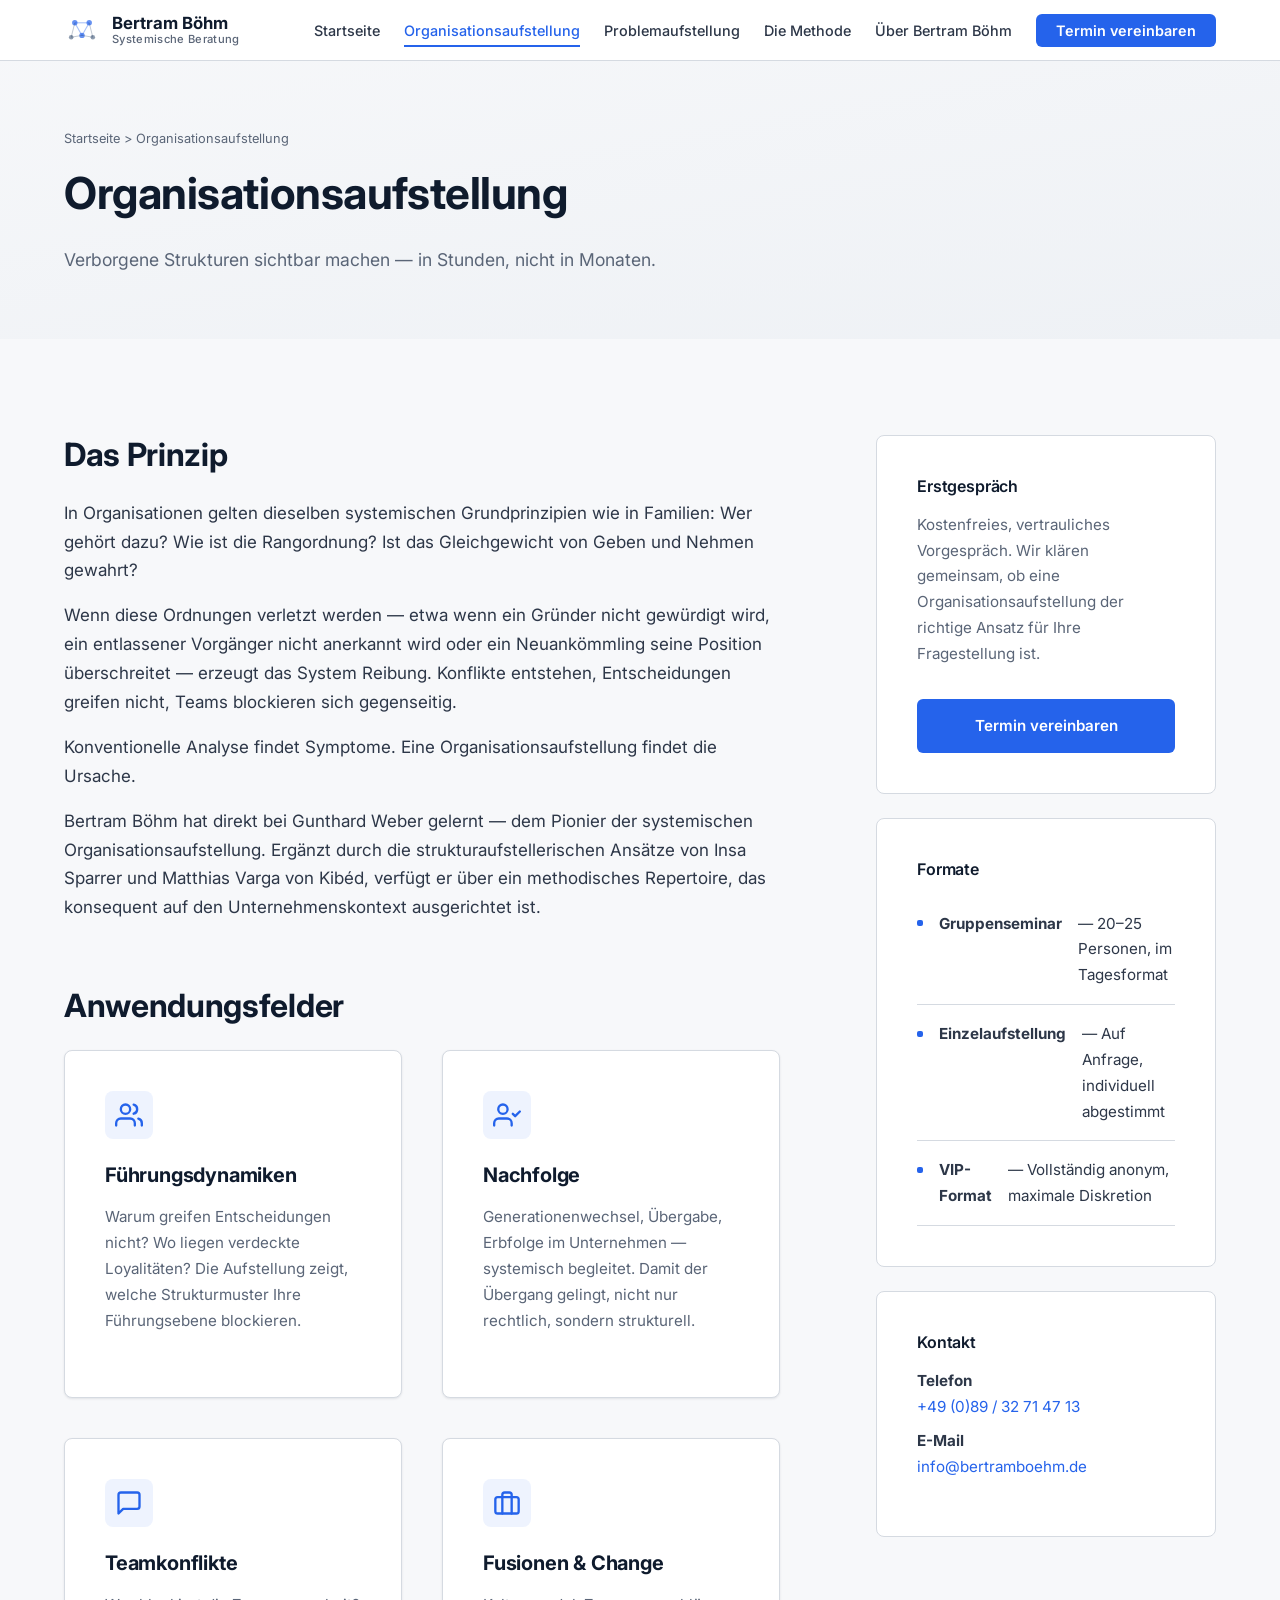
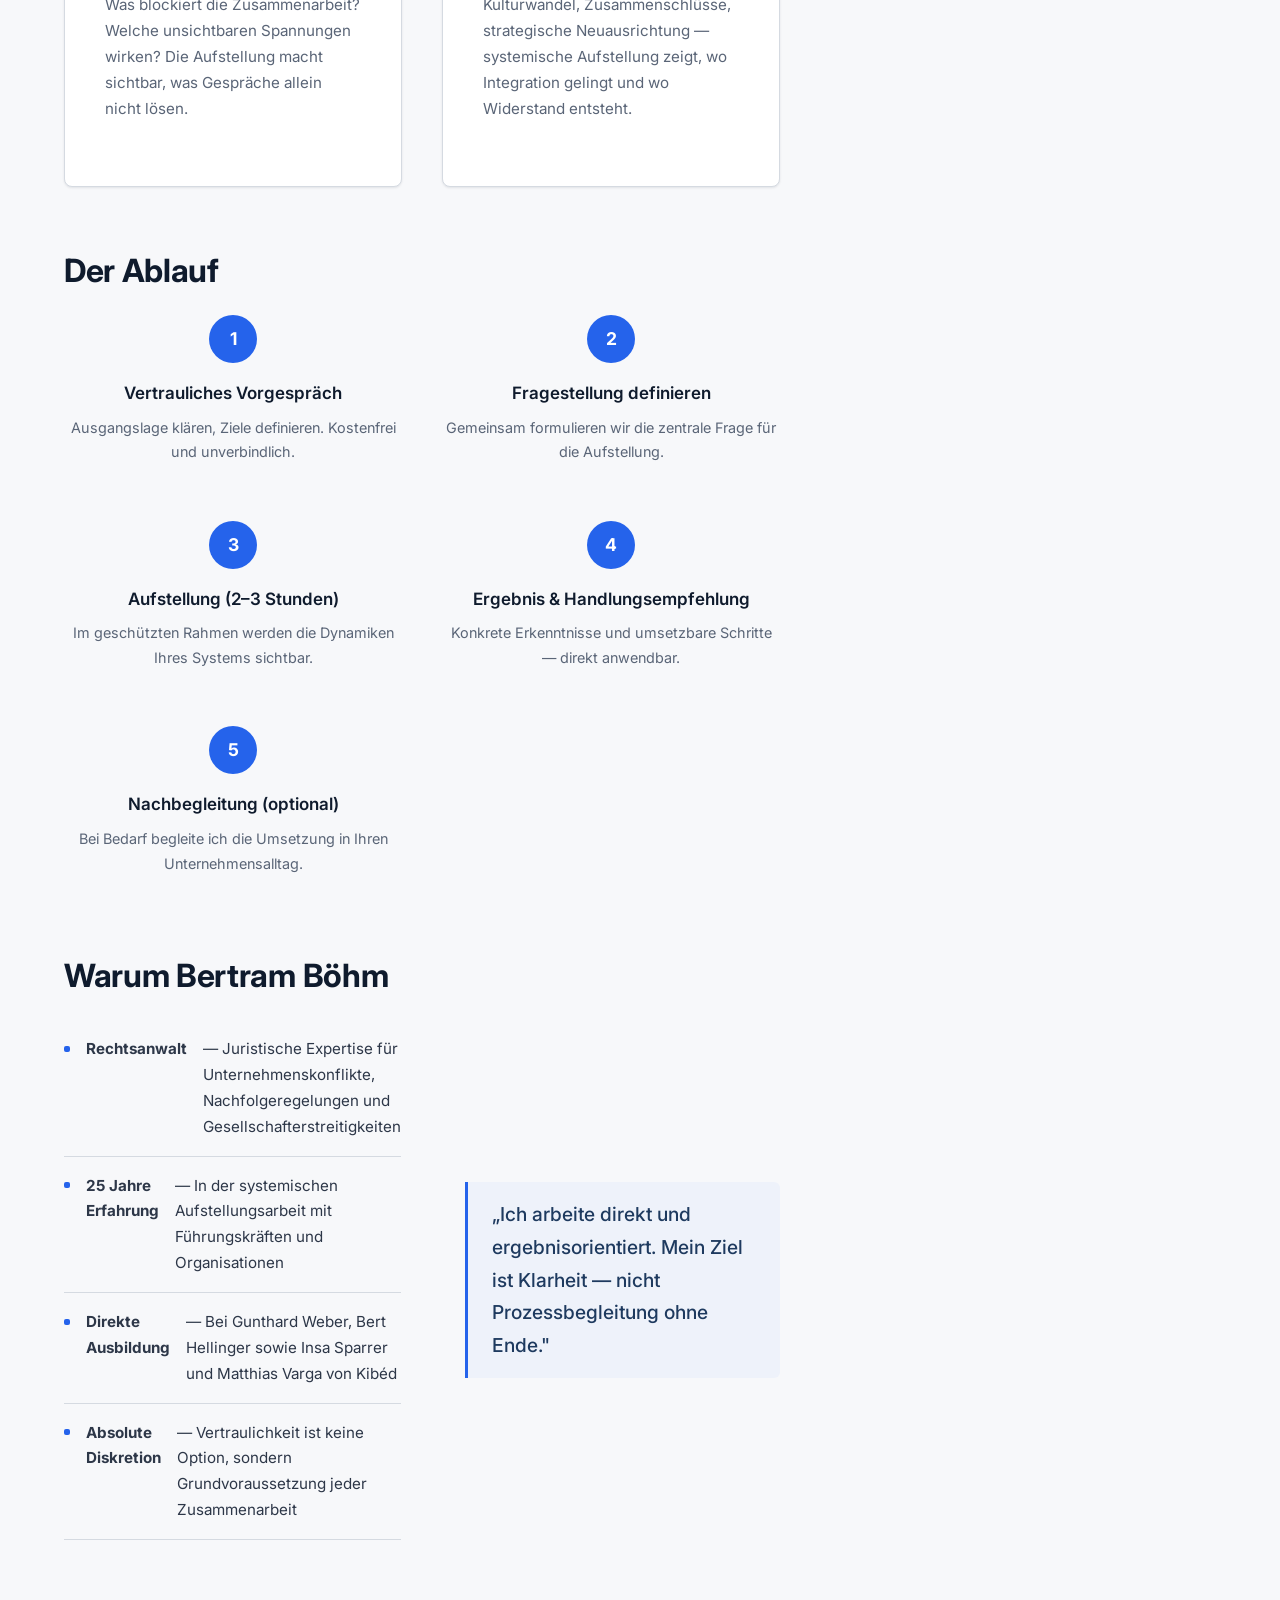
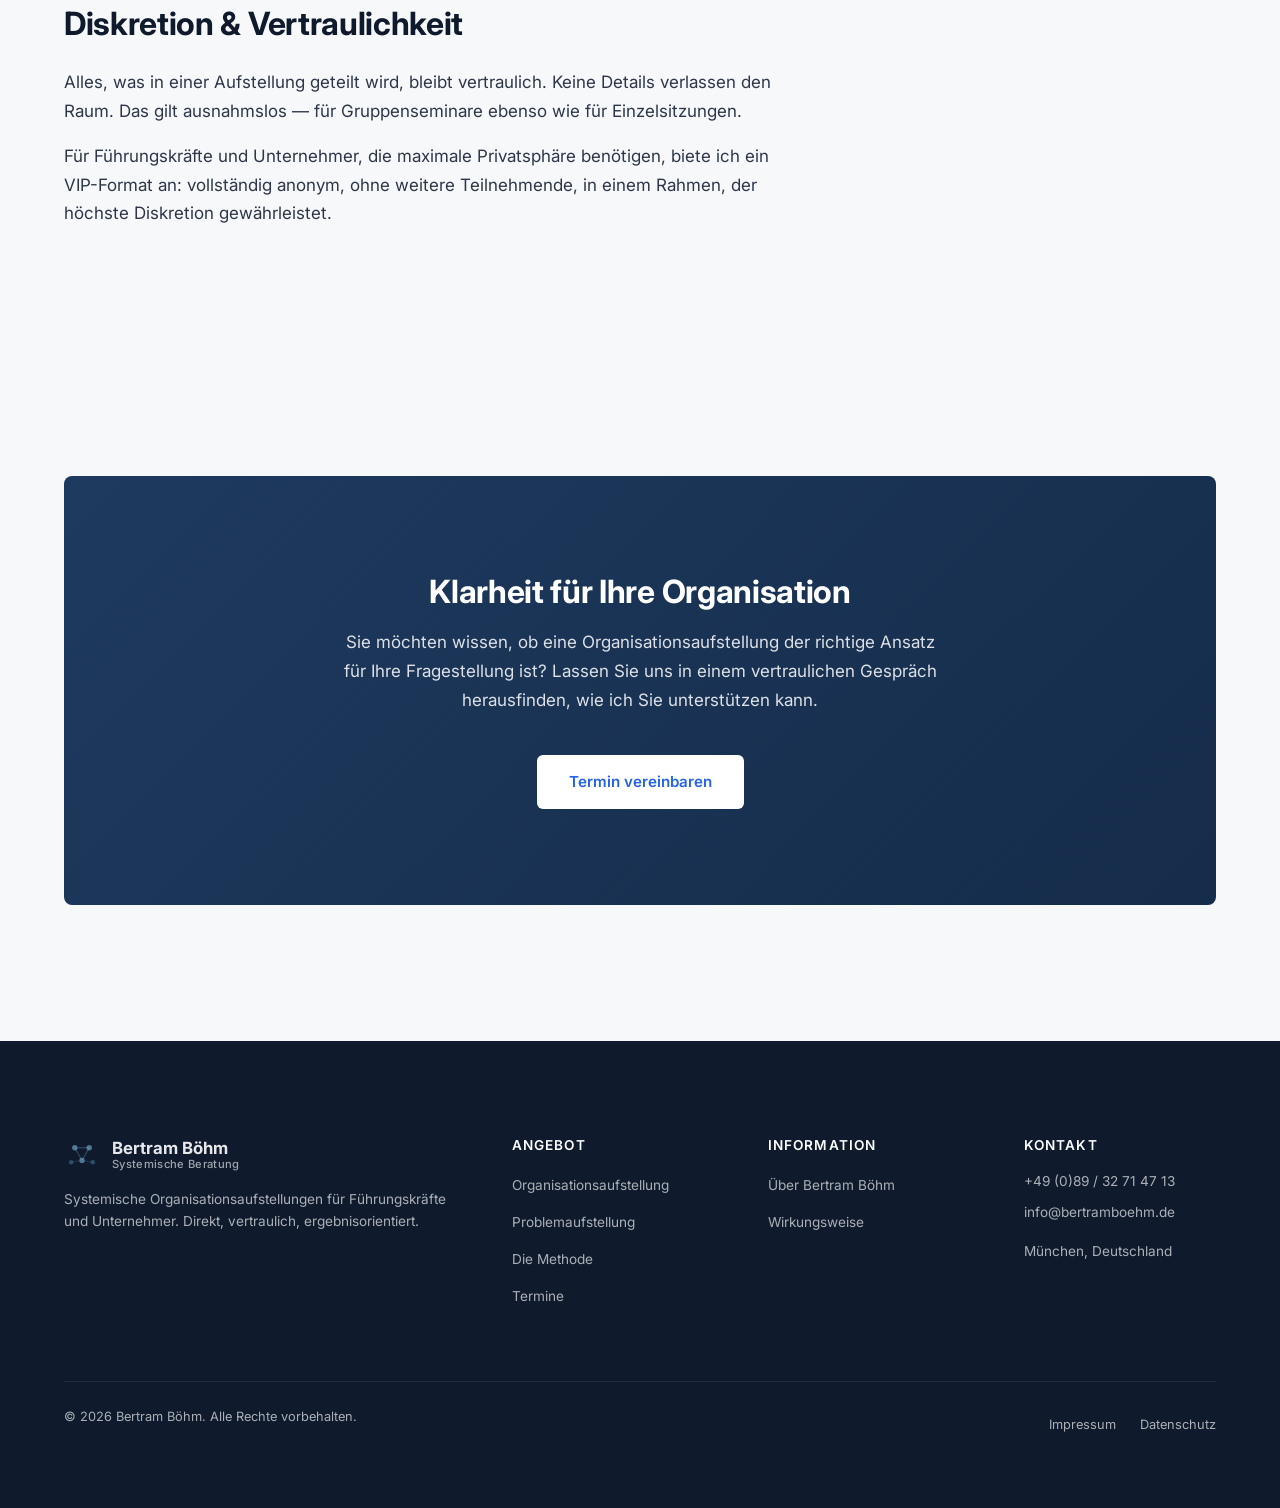
<file: organisationsaufstellung.html>
<!DOCTYPE html>
<html lang="de">
<head>
  <meta charset="UTF-8">
  <meta name="viewport" content="width=device-width, initial-scale=1.0">
  <title>Organisationsaufstellung | Bertram Böhm — Systemische Beratung für Unternehmen</title>
  <meta name="description" content="Organisationsaufstellung für Führungskräfte und Unternehmer: Verborgene Strukturen sichtbar machen — in Stunden, nicht in Monaten. Direkt ausgebildet bei Gunthard Weber, Sparrer und Varga von Kibéd.">
  <meta name="keywords" content="Organisationsaufstellung, systemische Beratung, Führungskräfte, Unternehmensnachfolge, Teamkonflikte, Fusionen, Change Management, Gunthard Weber, Bertram Böhm">
  <meta name="author" content="Bertram Böhm">
  <meta name="robots" content="index, follow">
  <link rel="canonical" href="https://boehm-organisationsaufstellungen.de/organisationsaufstellung.html">

  <!-- Open Graph -->
  <meta property="og:title" content="Organisationsaufstellung | Bertram Böhm — Systemische Beratung">
  <meta property="og:description" content="Verborgene Strukturen sichtbar machen — in Stunden, nicht in Monaten. Organisationsaufstellung für Führungskräfte, Unternehmer und Entscheider.">
  <meta property="og:type" content="website">
  <meta property="og:url" content="https://boehm-organisationsaufstellungen.de/organisationsaufstellung.html">
  <meta property="og:locale" content="de_DE">

  <!-- Google Fonts -->
  <link rel="preconnect" href="https://fonts.googleapis.com">
  <link rel="preconnect" href="https://fonts.gstatic.com" crossorigin>
  <link href="https://fonts.googleapis.com/css2?family=Inter:wght@400;500;600;700&display=swap" rel="stylesheet">

  <!-- Stylesheet -->
  <link rel="stylesheet" href="css/style.css">
</head>
<body>

  <!-- ======== Navigation ======== -->
  <nav class="nav" role="navigation" aria-label="Hauptnavigation">
    <div class="nav__inner">
      <a href="index.html" class="nav__logo" aria-label="Bertram Böhm — Startseite">
        <svg class="nav__logo-icon" viewBox="0 0 40 40" fill="none" xmlns="http://www.w3.org/2000/svg" aria-hidden="true">
          <circle cx="12" cy="12" r="3" fill="#2563EB" opacity="0.7"/>
          <circle cx="28" cy="12" r="3" fill="#2563EB" opacity="0.7"/>
          <circle cx="20" cy="26" r="3" fill="#2563EB" opacity="0.7"/>
          <circle cx="8" cy="28" r="2.5" fill="#1E3A5F" opacity="0.5"/>
          <circle cx="32" cy="28" r="2.5" fill="#1E3A5F" opacity="0.5"/>
          <line x1="12" y1="12" x2="28" y2="12" stroke="#2563EB" stroke-width="1.2" opacity="0.4"/>
          <line x1="12" y1="12" x2="20" y2="26" stroke="#2563EB" stroke-width="1.2" opacity="0.4"/>
          <line x1="28" y1="12" x2="20" y2="26" stroke="#2563EB" stroke-width="1.2" opacity="0.4"/>
          <line x1="8" y1="28" x2="20" y2="26" stroke="#1E3A5F" stroke-width="1" opacity="0.3"/>
          <line x1="32" y1="28" x2="20" y2="26" stroke="#1E3A5F" stroke-width="1" opacity="0.3"/>
          <line x1="8" y1="28" x2="12" y2="12" stroke="#1E3A5F" stroke-width="1" opacity="0.3"/>
          <line x1="32" y1="28" x2="28" y2="12" stroke="#1E3A5F" stroke-width="1" opacity="0.3"/>
        </svg>
        <div class="nav__logo-text">
          Bertram Böhm
          <span>Systemische Beratung</span>
        </div>
      </a>

      <ul class="nav__links">
        <li><a href="index.html">Startseite</a></li>
        <li><a href="organisationsaufstellung.html" class="active">Organisationsaufstellung</a></li>
        <li><a href="problemaufstellung.html">Problemaufstellung</a></li>
        <li><a href="methode.html">Die Methode</a></li>
        <li><a href="ueber-bertram-boehm.html">Über Bertram Böhm</a></li>
        <li><a href="termine.html" class="nav__cta">Termin vereinbaren</a></li>
      </ul>

      <button class="nav__toggle" aria-label="Menü öffnen" aria-expanded="false">
        <span></span>
        <span></span>
        <span></span>
      </button>
    </div>
  </nav>

  <!-- ======== Page Header ======== -->
  <header class="page-header">
    <div class="container">
      <nav class="page-header__breadcrumb" aria-label="Brotkrümelnavigation">
        <a href="index.html">Startseite</a> &gt; Organisationsaufstellung
      </nav>
      <h1>Organisationsaufstellung</h1>
      <p>Verborgene Strukturen sichtbar machen — in Stunden, nicht in Monaten.</p>
    </div>
  </header>

  <!-- ======== Main Content with Sidebar ======== -->
  <main>
    <section class="section">
    <div class="container">
      <div class="content-grid">

        <!-- ---- Content Column ---- -->
        <article class="content-main">

          <!-- Section 1: Das Prinzip -->
          <h2>Das Prinzip</h2>
          <p>
            In Organisationen gelten dieselben systemischen Grundprinzipien wie in Familien: Wer gehört dazu? Wie ist die Rangordnung? Ist das Gleichgewicht von Geben und Nehmen gewahrt?
          </p>
          <p>
            Wenn diese Ordnungen verletzt werden — etwa wenn ein Gründer nicht gewürdigt wird, ein entlassener Vorgänger nicht anerkannt wird oder ein Neuankömmling seine Position überschreitet — erzeugt das System Reibung. Konflikte entstehen, Entscheidungen greifen nicht, Teams blockieren sich gegenseitig.
          </p>
          <p>
            Konventionelle Analyse findet Symptome. Eine Organisationsaufstellung findet die Ursache.
          </p>
          <p>
            Bertram Böhm hat direkt bei Gunthard Weber gelernt — dem Pionier der systemischen Organisationsaufstellung. Ergänzt durch die strukturaufstellerischen Ansätze von Insa Sparrer und Matthias Varga von Kibéd, verfügt er über ein methodisches Repertoire, das konsequent auf den Unternehmenskontext ausgerichtet ist.
          </p>

          <!-- Section 2: Anwendungsfelder -->
          <h2>Anwendungsfelder</h2>
          <div class="card-grid" style="margin-top: var(--space-md);">
            <div class="card">
              <div class="card__icon">
                <svg width="28" height="28" viewBox="0 0 24 24" fill="none" stroke="currentColor" stroke-width="2" stroke-linecap="round" stroke-linejoin="round"><path d="M17 21v-2a4 4 0 0 0-4-4H5a4 4 0 0 0-4 4v2"/><circle cx="9" cy="7" r="4"/><path d="M23 21v-2a4 4 0 0 0-3-3.87"/><path d="M16 3.13a4 4 0 0 1 0 7.75"/></svg>
              </div>
              <h4 class="card__title">Führungsdynamiken</h4>
              <p class="card__text">Warum greifen Entscheidungen nicht? Wo liegen verdeckte Loyalitäten? Die Aufstellung zeigt, welche Strukturmuster Ihre Führungsebene blockieren.</p>
            </div>
            <div class="card">
              <div class="card__icon">
                <svg width="28" height="28" viewBox="0 0 24 24" fill="none" stroke="currentColor" stroke-width="2" stroke-linecap="round" stroke-linejoin="round"><path d="M16 21v-2a4 4 0 0 0-4-4H5a4 4 0 0 0-4 4v2"/><circle cx="8.5" cy="7" r="4"/><polyline points="17 11 19 13 23 9"/></svg>
              </div>
              <h4 class="card__title">Nachfolge</h4>
              <p class="card__text">Generationenwechsel, Übergabe, Erbfolge im Unternehmen — systemisch begleitet. Damit der Übergang gelingt, nicht nur rechtlich, sondern strukturell.</p>
            </div>
            <div class="card">
              <div class="card__icon">
                <svg width="28" height="28" viewBox="0 0 24 24" fill="none" stroke="currentColor" stroke-width="2" stroke-linecap="round" stroke-linejoin="round"><path d="M21 15a2 2 0 0 1-2 2H7l-4 4V5a2 2 0 0 1 2-2h14a2 2 0 0 1 2 2z"/></svg>
              </div>
              <h4 class="card__title">Teamkonflikte</h4>
              <p class="card__text">Was blockiert die Zusammenarbeit? Welche unsichtbaren Spannungen wirken? Die Aufstellung macht sichtbar, was Gespräche allein nicht lösen.</p>
            </div>
            <div class="card">
              <div class="card__icon">
                <svg width="28" height="28" viewBox="0 0 24 24" fill="none" stroke="currentColor" stroke-width="2" stroke-linecap="round" stroke-linejoin="round"><rect x="2" y="7" width="20" height="14" rx="2" ry="2"/><path d="M16 21V5a2 2 0 0 0-2-2h-4a2 2 0 0 0-2 2v16"/></svg>
              </div>
              <h4 class="card__title">Fusionen &amp; Change</h4>
              <p class="card__text">Kulturwandel, Zusammenschlüsse, strategische Neuausrichtung — systemische Aufstellung zeigt, wo Integration gelingt und wo Widerstand entsteht.</p>
            </div>
          </div>

          <!-- Section 3: Ablauf -->
          <h2>Der Ablauf</h2>
          <div class="process-steps" style="margin-top: var(--space-md);">
            <div class="process-step">
              <div class="process-step__title">Vertrauliches Vorgespräch</div>
              <p class="process-step__text">Ausgangslage klären, Ziele definieren. Kostenfrei und unverbindlich.</p>
            </div>
            <div class="process-step">
              <div class="process-step__title">Fragestellung definieren</div>
              <p class="process-step__text">Gemeinsam formulieren wir die zentrale Frage für die Aufstellung.</p>
            </div>
            <div class="process-step">
              <div class="process-step__title">Aufstellung (2–3 Stunden)</div>
              <p class="process-step__text">Im geschützten Rahmen werden die Dynamiken Ihres Systems sichtbar.</p>
            </div>
            <div class="process-step">
              <div class="process-step__title">Ergebnis &amp; Handlungsempfehlung</div>
              <p class="process-step__text">Konkrete Erkenntnisse und umsetzbare Schritte — direkt anwendbar.</p>
            </div>
            <div class="process-step">
              <div class="process-step__title">Nachbegleitung (optional)</div>
              <p class="process-step__text">Bei Bedarf begleite ich die Umsetzung in Ihren Unternehmensalltag.</p>
            </div>
          </div>

          <!-- Section 4: Warum Bertram Böhm -->
          <h2>Warum Bertram Böhm</h2>
          <div class="two-col" style="margin-top: var(--space-md);">
            <div>
              <ul class="feature-list">
                <li><strong>Rechtsanwalt</strong> — Juristische Expertise für Unternehmenskonflikte, Nachfolgeregelungen und Gesellschafterstreitigkeiten</li>
                <li><strong>25 Jahre Erfahrung</strong> — In der systemischen Aufstellungsarbeit mit Führungskräften und Organisationen</li>
                <li><strong>Direkte Ausbildung</strong> — Bei Gunthard Weber, Bert Hellinger sowie Insa Sparrer und Matthias Varga von Kibéd</li>
                <li><strong>Absolute Diskretion</strong> — Vertraulichkeit ist keine Option, sondern Grundvoraussetzung jeder Zusammenarbeit</li>
              </ul>
            </div>
            <div>
              <blockquote>
                „Ich arbeite direkt und ergebnisorientiert. Mein Ziel ist Klarheit — nicht Prozessbegleitung ohne Ende."
              </blockquote>
            </div>
          </div>

          <!-- Section 5: Diskretion & Vertraulichkeit -->
          <h2>Diskretion &amp; Vertraulichkeit</h2>
          <p>
            Alles, was in einer Aufstellung geteilt wird, bleibt vertraulich. Keine Details verlassen den Raum. Das gilt ausnahmslos — für Gruppenseminare ebenso wie für Einzelsitzungen.
          </p>
          <p>
            Für Führungskräfte und Unternehmer, die maximale Privatsphäre benötigen, biete ich ein VIP-Format an: vollständig anonym, ohne weitere Teilnehmende, in einem Rahmen, der höchste Diskretion gewährleistet.
          </p>

        </article>

        <!-- ---- Sidebar ---- -->
        <aside class="sidebar">
          <div class="sidebar-box">
            <h3 class="sidebar-box__title">Erstgespräch</h3>
            <p class="text-light" style="font-size: 0.95rem;">
              Kostenfreies, vertrauliches Vorgespräch. Wir klären gemeinsam, ob eine Organisationsaufstellung der richtige Ansatz für Ihre Fragestellung ist.
            </p>
            <a href="termine.html" class="btn btn--primary" style="width: 100%; justify-content: center; margin-top: var(--space-sm);">Termin vereinbaren</a>
          </div>
          <div class="sidebar-box">
            <h3 class="sidebar-box__title">Formate</h3>
            <ul class="feature-list" style="font-size: 0.9rem;">
              <li><strong>Gruppenseminar</strong> — 20–25 Personen, im Tagesformat</li>
              <li><strong>Einzelaufstellung</strong> — Auf Anfrage, individuell abgestimmt</li>
              <li><strong>VIP-Format</strong> — Vollständig anonym, maximale Diskretion</li>
            </ul>
          </div>
          <div class="sidebar-box">
            <h3 class="sidebar-box__title">Kontakt</h3>
            <p style="font-size: 0.95rem; margin-bottom: var(--space-xs);">
              <strong>Telefon</strong><br>
              <a href="tel:+498932714713">+49 (0)89 / 32 71 47 13</a>
            </p>
            <p style="font-size: 0.95rem;">
              <strong>E-Mail</strong><br>
              <a href="mailto:info@bertramboehm.de">info@bertramboehm.de</a>
            </p>
          </div>
        </aside>

      </div>
    </div>
    </section>

    <!-- ======== CTA Banner ======== -->
    <section class="section">
      <div class="container">
        <div class="cta-banner">
          <h2>Klarheit für Ihre Organisation</h2>
          <p>Sie möchten wissen, ob eine Organisationsaufstellung der richtige Ansatz für Ihre Fragestellung ist? Lassen Sie uns in einem vertraulichen Gespräch herausfinden, wie ich Sie unterstützen kann.</p>
          <a href="termine.html" class="btn btn--white">Termin vereinbaren</a>
        </div>
      </div>
    </section>
  </main>

  <!-- ======== Footer ======== -->
  <footer class="footer">
    <div class="container">
      <div class="footer__grid">
        <div class="footer__brand">
          <a href="index.html" class="nav__logo" style="margin-bottom: var(--space-sm);">
            <svg class="nav__logo-icon" viewBox="0 0 40 40" fill="none" xmlns="http://www.w3.org/2000/svg" aria-hidden="true">
              <circle cx="12" cy="12" r="3" fill="#6B9DBD" opacity="0.7"/>
              <circle cx="28" cy="12" r="3" fill="#6B9DBD" opacity="0.7"/>
              <circle cx="20" cy="26" r="3" fill="#6B9DBD" opacity="0.7"/>
              <circle cx="8" cy="28" r="2.5" fill="#4A7C9B" opacity="0.5"/>
              <circle cx="32" cy="28" r="2.5" fill="#4A7C9B" opacity="0.5"/>
              <line x1="12" y1="12" x2="28" y2="12" stroke="#6B9DBD" stroke-width="1.2" opacity="0.4"/>
              <line x1="12" y1="12" x2="20" y2="26" stroke="#6B9DBD" stroke-width="1.2" opacity="0.4"/>
              <line x1="28" y1="12" x2="20" y2="26" stroke="#6B9DBD" stroke-width="1.2" opacity="0.4"/>
              <line x1="8" y1="28" x2="20" y2="26" stroke="#4A7C9B" stroke-width="1" opacity="0.3"/>
              <line x1="32" y1="28" x2="20" y2="26" stroke="#4A7C9B" stroke-width="1" opacity="0.3"/>
            </svg>
            <div class="nav__logo-text" style="color: rgba(255,255,255,0.9);">
              Bertram Böhm
              <span style="color: rgba(255,255,255,0.6);">Systemische Beratung</span>
            </div>
          </a>
          <p>Systemische Organisationsaufstellungen für Führungskräfte und Unternehmer. Direkt, vertraulich, ergebnisorientiert.</p>
        </div>
        <div>
          <h4 class="footer__heading">Angebot</h4>
          <ul class="footer__links">
            <li><a href="organisationsaufstellung.html">Organisationsaufstellung</a></li>
            <li><a href="problemaufstellung.html">Problemaufstellung</a></li>
            <li><a href="methode.html">Die Methode</a></li>
            <li><a href="termine.html">Termine</a></li>
          </ul>
        </div>
        <div>
          <h4 class="footer__heading">Information</h4>
          <ul class="footer__links">
            <li><a href="ueber-bertram-boehm.html">Über Bertram Böhm</a></li>
            <li><a href="methode.html">Wirkungsweise</a></li>
          </ul>
        </div>
        <div>
          <h4 class="footer__heading">Kontakt</h4>
          <div class="footer__contact-info">
            <a href="tel:+498932714713">+49 (0)89 / 32 71 47 13</a>
            <a href="mailto:info@bertramboehm.de">info@bertramboehm.de</a>
            <p style="margin-top: var(--space-sm);">München, Deutschland</p>
          </div>
        </div>
      </div>
      <div class="footer__bottom">
        <p>&copy; 2026 Bertram Böhm. Alle Rechte vorbehalten.</p>
        <div class="footer__legal">
          <a href="impressum.html">Impressum</a>
          <a href="datenschutz.html">Datenschutz</a>
        </div>
      </div>
    </div>
  </footer>

  <!-- JavaScript -->
  <script src="js/main.js"></script>
</body>
</html>
</file>
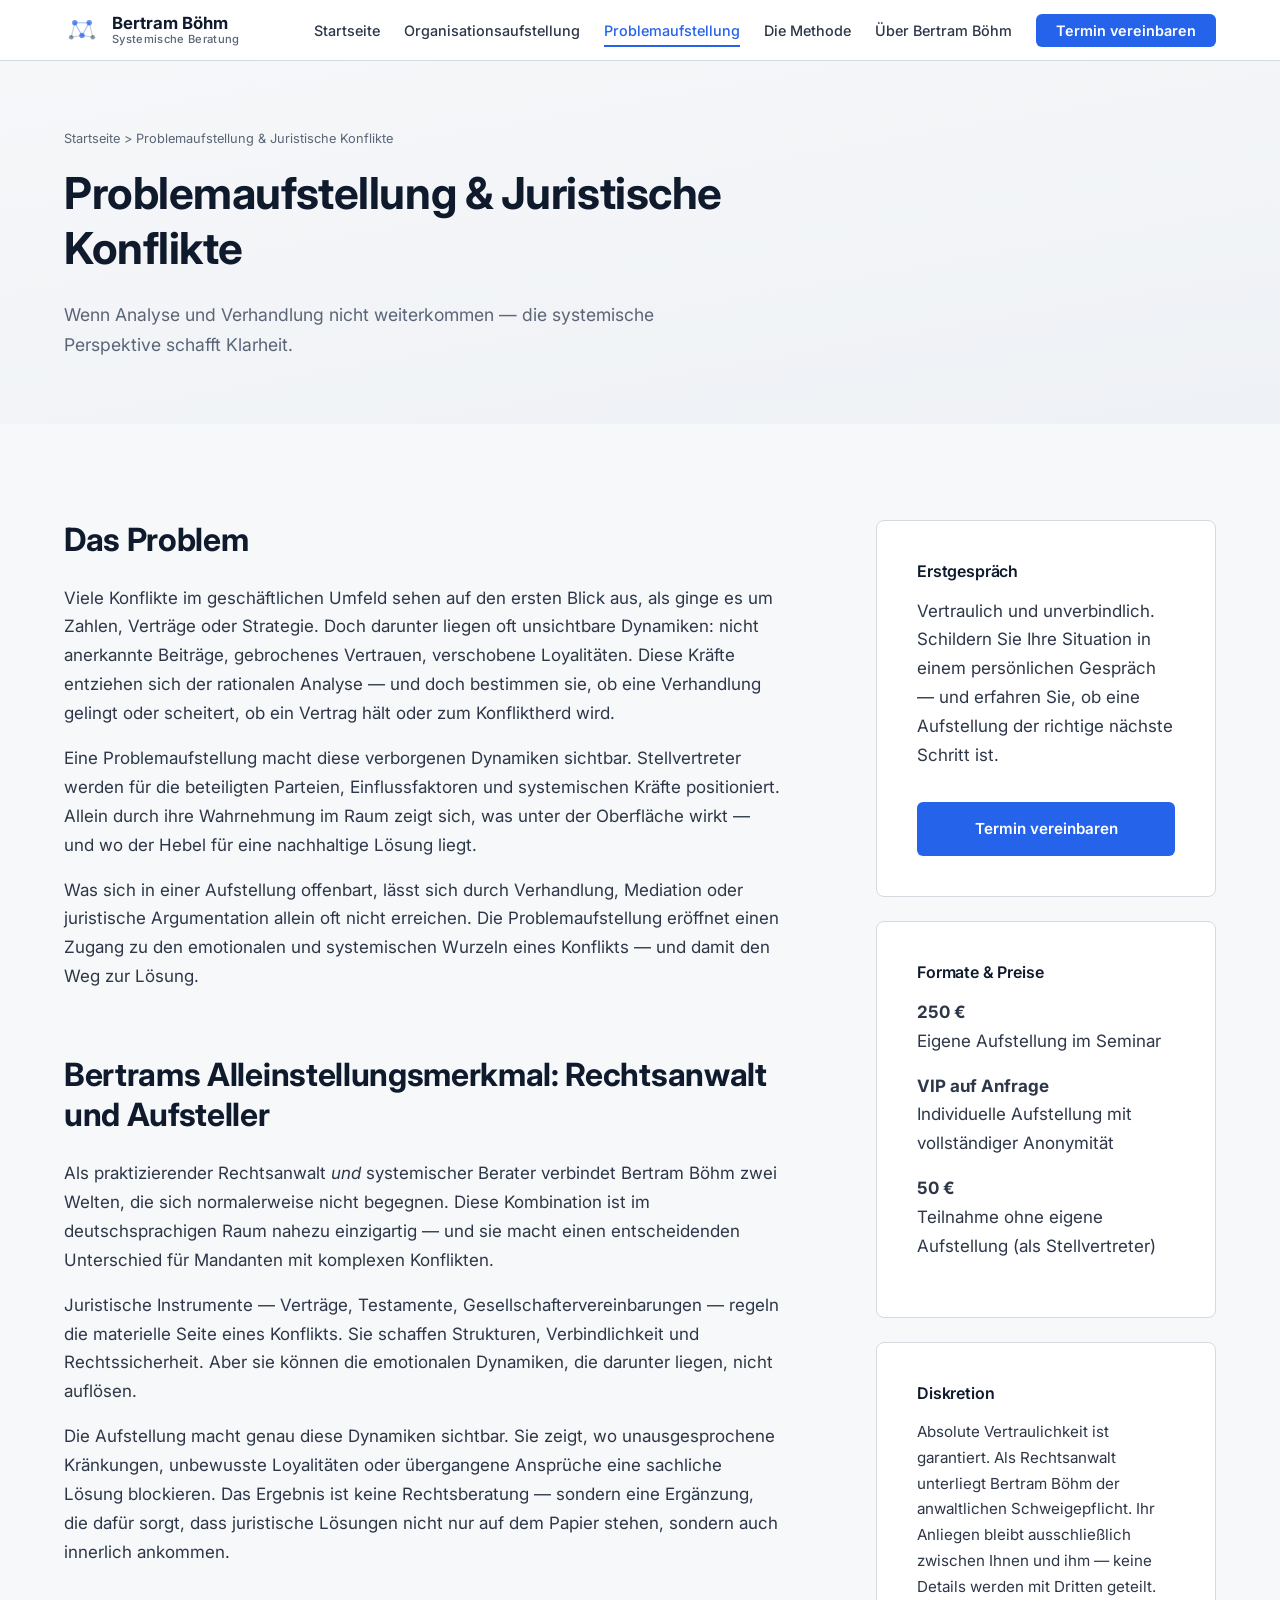
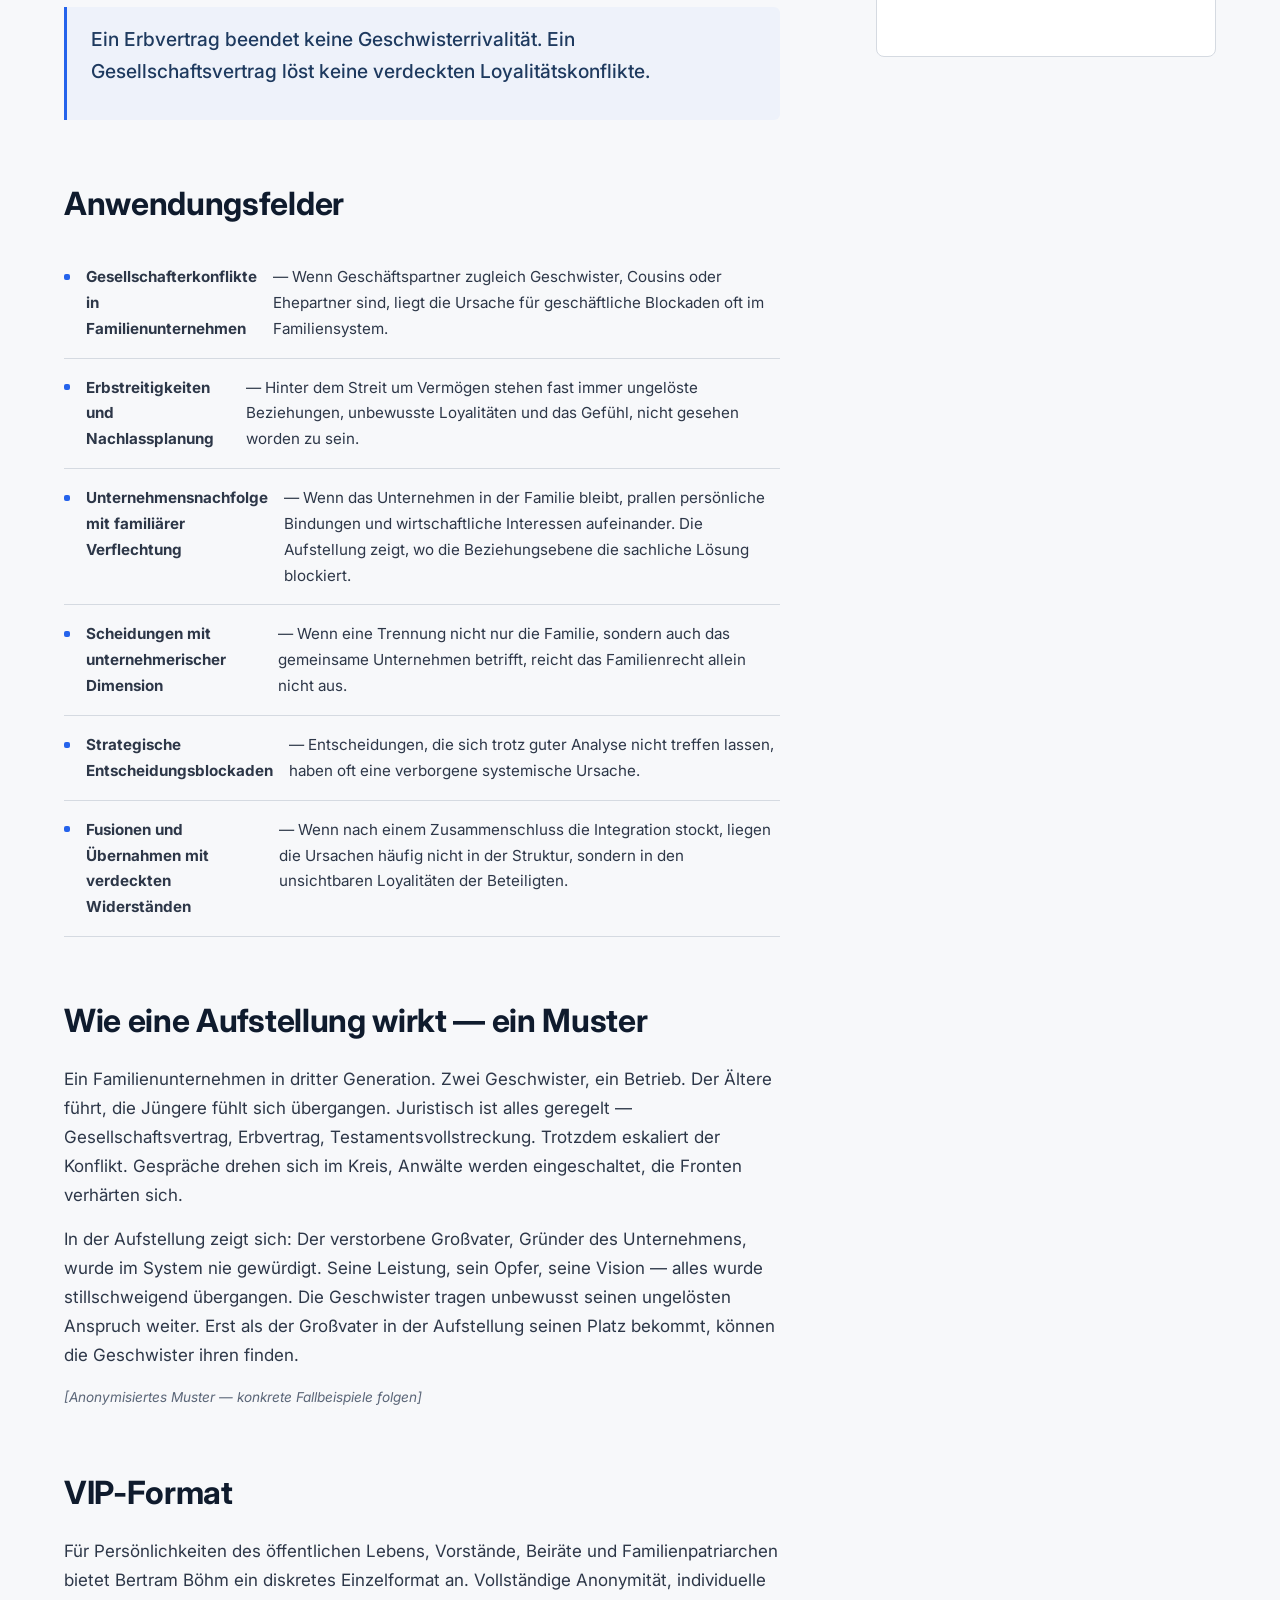
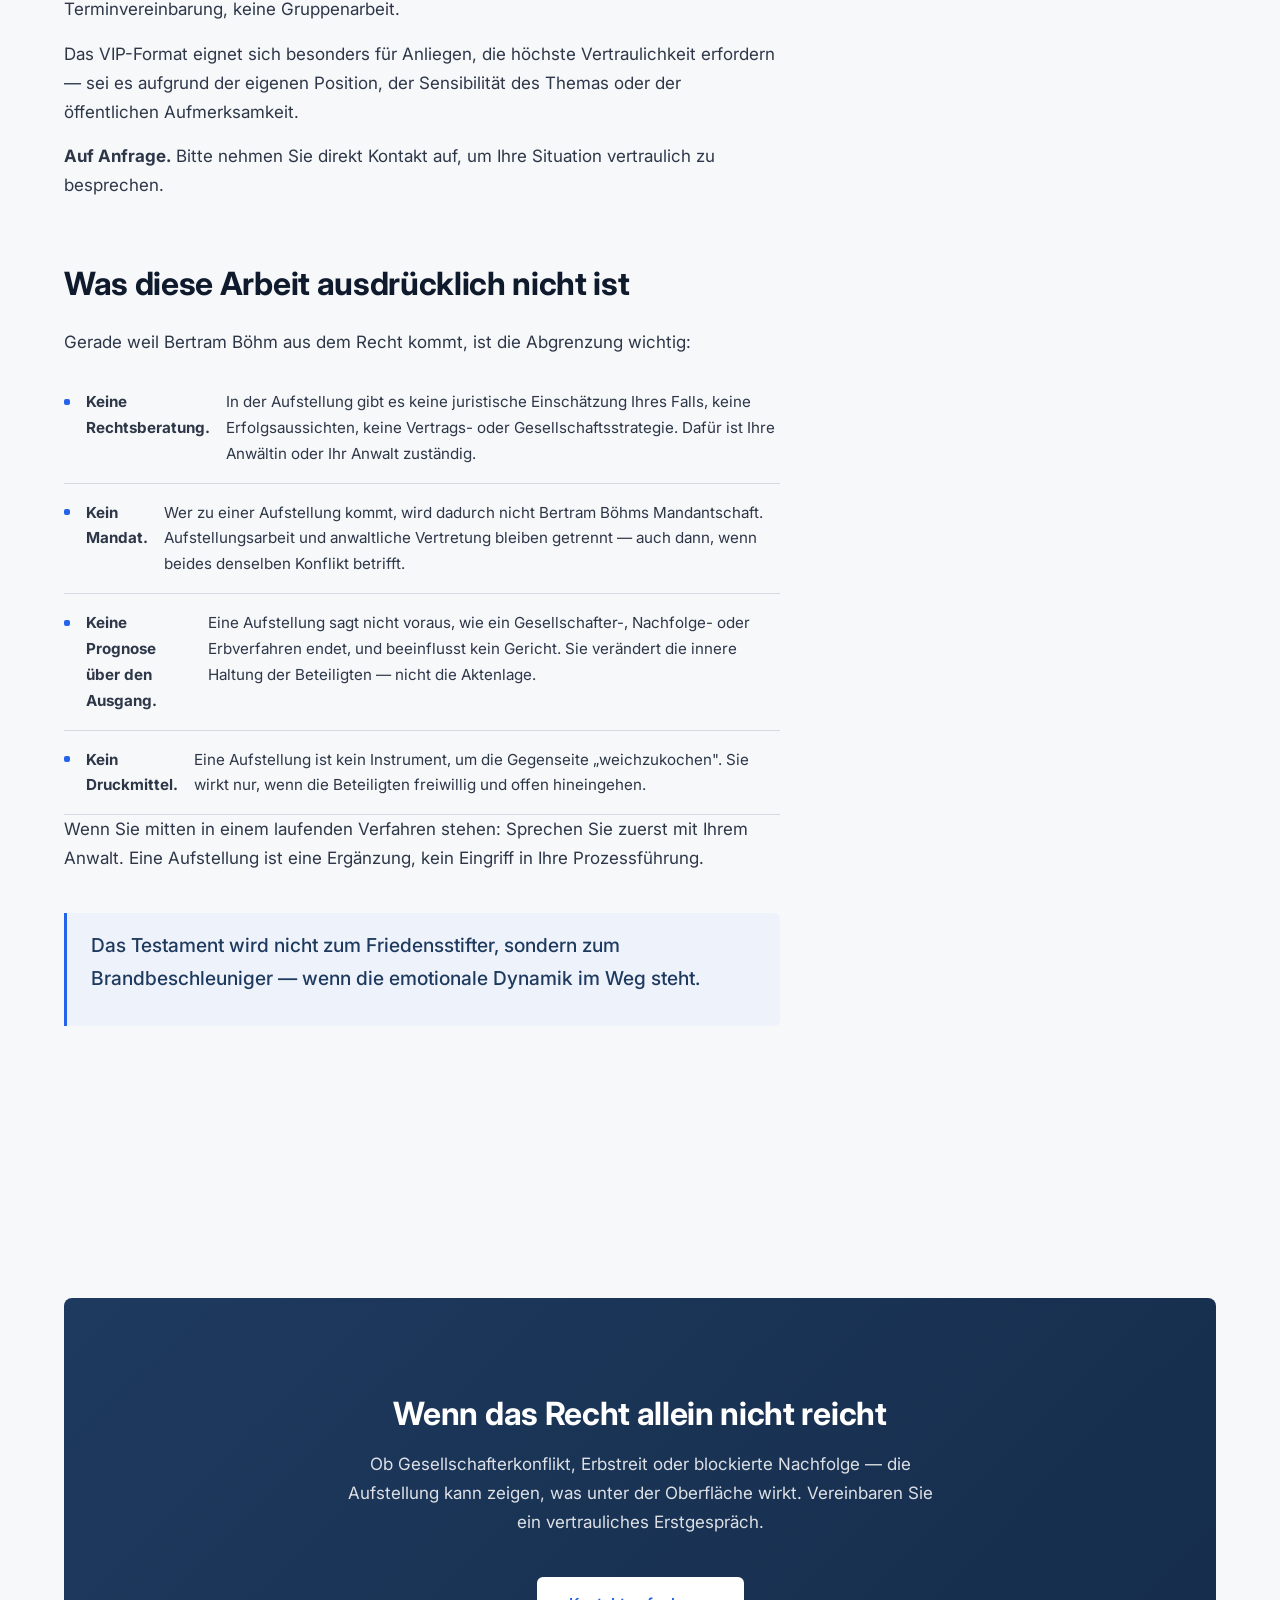
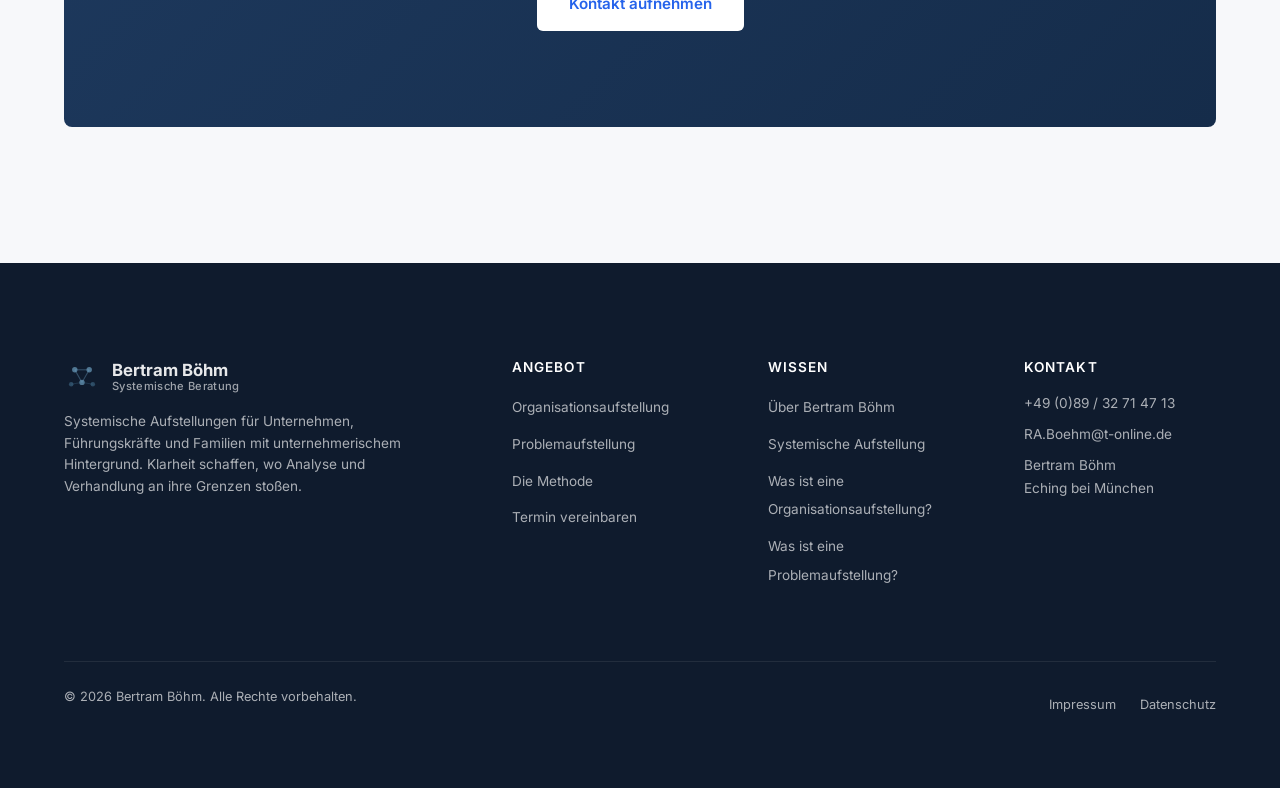
<file: problemaufstellung.html>
<!DOCTYPE html>
<html lang="de">
<head>
  <meta charset="UTF-8">
  <meta name="viewport" content="width=device-width, initial-scale=1.0">
  <title>Problemaufstellung & Juristische Konflikte | Bertram Böhm — Systemische Beratung</title>
  <meta name="description" content="Problemaufstellung und juristische Aufstellung mit Bertram Böhm: Klarheit bei Gesellschafterkonflikten, Erbstreitigkeiten und Unternehmensnachfolge. Einzigartige Verbindung aus Rechtsanwalt und systemischem Aufsteller.">
  <meta name="keywords" content="juristische Aufstellung, Gesellschafterkonflikt systemisch, Erbstreit Aufstellung, Problemaufstellung Unternehmen, Familienunternehmen Konflikt, Unternehmensnachfolge Aufstellung, Bertram Böhm">
  <meta name="author" content="Bertram Böhm">
  <meta name="robots" content="index, follow">
  <link rel="canonical" href="https://boehm-organisationsaufstellungen.de/problemaufstellung.html">

  <!-- Open Graph -->
  <meta property="og:title" content="Problemaufstellung & Juristische Konflikte | Bertram Böhm">
  <meta property="og:description" content="Wenn Analyse und Verhandlung nicht weiterkommen — die systemische Perspektive schafft Klarheit. Bertram Böhm verbindet juristische Expertise mit systemischer Aufstellungsarbeit.">
  <meta property="og:type" content="website">
  <meta property="og:url" content="https://boehm-organisationsaufstellungen.de/problemaufstellung.html">
  <meta property="og:locale" content="de_DE">

  <!-- Google Fonts -->
  <link rel="preconnect" href="https://fonts.googleapis.com">
  <link rel="preconnect" href="https://fonts.gstatic.com" crossorigin>
  <link href="https://fonts.googleapis.com/css2?family=Inter:wght@400;500;600;700&display=swap" rel="stylesheet">

  <!-- Styles -->
  <link rel="stylesheet" href="css/style.css">
</head>
<body>

  <!-- ======== Navigation ======== -->
  <nav class="nav" role="navigation" aria-label="Hauptnavigation">
    <div class="nav__inner">
      <a href="index.html" class="nav__logo" aria-label="Bertram Böhm — Startseite">
        <svg class="nav__logo-icon" viewBox="0 0 40 40" fill="none" xmlns="http://www.w3.org/2000/svg" aria-hidden="true">
          <circle cx="12" cy="12" r="3" fill="#2563EB" opacity="0.7"/>
          <circle cx="28" cy="12" r="3" fill="#2563EB" opacity="0.7"/>
          <circle cx="20" cy="26" r="3" fill="#2563EB" opacity="0.7"/>
          <circle cx="8" cy="28" r="2.5" fill="#1E3A5F" opacity="0.5"/>
          <circle cx="32" cy="28" r="2.5" fill="#1E3A5F" opacity="0.5"/>
          <line x1="12" y1="12" x2="28" y2="12" stroke="#2563EB" stroke-width="1.2" opacity="0.4"/>
          <line x1="12" y1="12" x2="20" y2="26" stroke="#2563EB" stroke-width="1.2" opacity="0.4"/>
          <line x1="28" y1="12" x2="20" y2="26" stroke="#2563EB" stroke-width="1.2" opacity="0.4"/>
          <line x1="8" y1="28" x2="20" y2="26" stroke="#1E3A5F" stroke-width="1" opacity="0.3"/>
          <line x1="32" y1="28" x2="20" y2="26" stroke="#1E3A5F" stroke-width="1" opacity="0.3"/>
          <line x1="8" y1="28" x2="12" y2="12" stroke="#1E3A5F" stroke-width="1" opacity="0.3"/>
          <line x1="32" y1="28" x2="28" y2="12" stroke="#1E3A5F" stroke-width="1" opacity="0.3"/>
        </svg>
        <div class="nav__logo-text">
          Bertram Böhm
          <span>Systemische Beratung</span>
        </div>
      </a>

      <ul class="nav__links">
        <li><a href="index.html">Startseite</a></li>
        <li><a href="organisationsaufstellung.html">Organisationsaufstellung</a></li>
        <li><a href="problemaufstellung.html" class="active">Problemaufstellung</a></li>
        <li><a href="methode.html">Die Methode</a></li>
        <li><a href="ueber-mich.html">Über Bertram Böhm</a></li>
        <li><a href="kontakt.html" class="nav__cta">Termin vereinbaren</a></li>
      </ul>

      <button class="nav__toggle" aria-label="Menü öffnen" aria-expanded="false">
        <span></span>
        <span></span>
        <span></span>
      </button>
    </div>
  </nav>

  <!-- ======== Page Header ======== -->
  <header class="page-header">
    <div class="container">
      <nav class="page-header__breadcrumb" aria-label="Brotkrümelnavigation">
        <a href="index.html">Startseite</a> &gt; Problemaufstellung &amp; Juristische Konflikte
      </nav>
      <h1>Problemaufstellung &amp; Juristische Konflikte</h1>
      <p>Wenn Analyse und Verhandlung nicht weiterkommen — die systemische Perspektive schafft Klarheit.</p>
    </div>
  </header>

  <!-- ======== Main Content ======== -->
  <main>
    <section class="section">
      <div class="container">
        <div class="content-grid">

          <!-- Content Main -->
          <article class="content-main">

            <!-- Das Problem -->
            <h2>Das Problem</h2>
            <p>Viele Konflikte im geschäftlichen Umfeld sehen auf den ersten Blick aus, als ginge es um Zahlen, Verträge oder Strategie. Doch darunter liegen oft unsichtbare Dynamiken: nicht anerkannte Beiträge, gebrochenes Vertrauen, verschobene Loyalitäten. Diese Kräfte entziehen sich der rationalen Analyse — und doch bestimmen sie, ob eine Verhandlung gelingt oder scheitert, ob ein Vertrag hält oder zum Konfliktherd wird.</p>
            <p>Eine Problemaufstellung macht diese verborgenen Dynamiken sichtbar. Stellvertreter werden für die beteiligten Parteien, Einflussfaktoren und systemischen Kräfte positioniert. Allein durch ihre Wahrnehmung im Raum zeigt sich, was unter der Oberfläche wirkt — und wo der Hebel für eine nachhaltige Lösung liegt.</p>
            <p>Was sich in einer Aufstellung offenbart, lässt sich durch Verhandlung, Mediation oder juristische Argumentation allein oft nicht erreichen. Die Problemaufstellung eröffnet einen Zugang zu den emotionalen und systemischen Wurzeln eines Konflikts — und damit den Weg zur Lösung.</p>

            <!-- Alleinstellungsmerkmal -->
            <h2>Bertrams Alleinstellungsmerkmal: Rechtsanwalt und Aufsteller</h2>
            <p>Als praktizierender Rechtsanwalt <em>und</em> systemischer Berater verbindet Bertram Böhm zwei Welten, die sich normalerweise nicht begegnen. Diese Kombination ist im deutschsprachigen Raum nahezu einzigartig — und sie macht einen entscheidenden Unterschied für Mandanten mit komplexen Konflikten.</p>
            <p>Juristische Instrumente — Verträge, Testamente, Gesellschaftervereinbarungen — regeln die materielle Seite eines Konflikts. Sie schaffen Strukturen, Verbindlichkeit und Rechtssicherheit. Aber sie können die emotionalen Dynamiken, die darunter liegen, nicht auflösen.</p>
            <p>Die Aufstellung macht genau diese Dynamiken sichtbar. Sie zeigt, wo unausgesprochene Kränkungen, unbewusste Loyalitäten oder übergangene Ansprüche eine sachliche Lösung blockieren. Das Ergebnis ist keine Rechtsberatung — sondern eine Ergänzung, die dafür sorgt, dass juristische Lösungen nicht nur auf dem Papier stehen, sondern auch innerlich ankommen.</p>

            <blockquote>
              <p>Ein Erbvertrag beendet keine Geschwisterrivalität. Ein Gesellschaftsvertrag löst keine verdeckten Loyalitätskonflikte.</p>
            </blockquote>

            <!-- Anwendungsfelder -->
            <h2>Anwendungsfelder</h2>
            <ul class="feature-list">
              <li><strong>Gesellschafterkonflikte in Familienunternehmen</strong> — Wenn Geschäftspartner zugleich Geschwister, Cousins oder Ehepartner sind, liegt die Ursache für geschäftliche Blockaden oft im Familiensystem.</li>
              <li><strong>Erbstreitigkeiten und Nachlassplanung</strong> — Hinter dem Streit um Vermögen stehen fast immer ungelöste Beziehungen, unbewusste Loyalitäten und das Gefühl, nicht gesehen worden zu sein.</li>
              <li><strong>Unternehmensnachfolge mit familiärer Verflechtung</strong> — Wenn das Unternehmen in der Familie bleibt, prallen persönliche Bindungen und wirtschaftliche Interessen aufeinander. Die Aufstellung zeigt, wo die Beziehungsebene die sachliche Lösung blockiert.</li>
              <li><strong>Scheidungen mit unternehmerischer Dimension</strong> — Wenn eine Trennung nicht nur die Familie, sondern auch das gemeinsame Unternehmen betrifft, reicht das Familienrecht allein nicht aus.</li>
              <li><strong>Strategische Entscheidungsblockaden</strong> — Entscheidungen, die sich trotz guter Analyse nicht treffen lassen, haben oft eine verborgene systemische Ursache.</li>
              <li><strong>Fusionen und Übernahmen mit verdeckten Widerständen</strong> — Wenn nach einem Zusammenschluss die Integration stockt, liegen die Ursachen häufig nicht in der Struktur, sondern in den unsichtbaren Loyalitäten der Beteiligten.</li>
            </ul>

            <!-- Fallbeispiel -->
            <h2>Wie eine Aufstellung wirkt — ein Muster</h2>
            <p>Ein Familienunternehmen in dritter Generation. Zwei Geschwister, ein Betrieb. Der Ältere führt, die Jüngere fühlt sich übergangen. Juristisch ist alles geregelt — Gesellschaftsvertrag, Erbvertrag, Testamentsvollstreckung. Trotzdem eskaliert der Konflikt. Gespräche drehen sich im Kreis, Anwälte werden eingeschaltet, die Fronten verhärten sich.</p>
            <p>In der Aufstellung zeigt sich: Der verstorbene Großvater, Gründer des Unternehmens, wurde im System nie gewürdigt. Seine Leistung, sein Opfer, seine Vision — alles wurde stillschweigend übergangen. Die Geschwister tragen unbewusst seinen ungelösten Anspruch weiter. Erst als der Großvater in der Aufstellung seinen Platz bekommt, können die Geschwister ihren finden.</p>
            <p style="font-size: 0.85rem; color: var(--color-text-light); font-style: italic; margin-top: var(--space-sm);">[Anonymisiertes Muster — konkrete Fallbeispiele folgen]</p>

            <!-- VIP-Format -->
            <h2>VIP-Format</h2>
            <p>Für Persönlichkeiten des öffentlichen Lebens, Vorstände, Beiräte und Familienpatriarchen bietet Bertram Böhm ein diskretes Einzelformat an. Vollständige Anonymität, individuelle Terminvereinbarung, keine Gruppenarbeit.</p>
            <p>Das VIP-Format eignet sich besonders für Anliegen, die höchste Vertraulichkeit erfordern — sei es aufgrund der eigenen Position, der Sensibilität des Themas oder der öffentlichen Aufmerksamkeit.</p>
            <p><strong>Auf Anfrage.</strong> Bitte nehmen Sie direkt Kontakt auf, um Ihre Situation vertraulich zu besprechen.</p>

            <!-- Abgrenzung / Berufsrecht -->
            <h2>Was diese Arbeit ausdrücklich nicht ist</h2>
            <p>Gerade weil Bertram Böhm aus dem Recht kommt, ist die Abgrenzung wichtig:</p>
            <ul class="feature-list">
              <li><strong>Keine Rechtsberatung.</strong> In der Aufstellung gibt es keine juristische Einschätzung Ihres Falls, keine Erfolgsaussichten, keine Vertrags- oder Gesellschaftsstrategie. Dafür ist Ihre Anwältin oder Ihr Anwalt zuständig.</li>
              <li><strong>Kein Mandat.</strong> Wer zu einer Aufstellung kommt, wird dadurch nicht Bertram Böhms Mandantschaft. Aufstellungsarbeit und anwaltliche Vertretung bleiben getrennt — auch dann, wenn beides denselben Konflikt betrifft.</li>
              <li><strong>Keine Prognose über den Ausgang.</strong> Eine Aufstellung sagt nicht voraus, wie ein Gesellschafter-, Nachfolge- oder Erbverfahren endet, und beeinflusst kein Gericht. Sie verändert die innere Haltung der Beteiligten — nicht die Aktenlage.</li>
              <li><strong>Kein Druckmittel.</strong> Eine Aufstellung ist kein Instrument, um die Gegenseite „weichzukochen". Sie wirkt nur, wenn die Beteiligten freiwillig und offen hineingehen.</li>
            </ul>
            <p>Wenn Sie mitten in einem laufenden Verfahren stehen: Sprechen Sie zuerst mit Ihrem Anwalt. Eine Aufstellung ist eine Ergänzung, kein Eingriff in Ihre Prozessführung.</p>

            <!-- Blockquote -->
            <blockquote>
              <p>Das Testament wird nicht zum Friedensstifter, sondern zum Brandbeschleuniger — wenn die emotionale Dynamik im Weg steht.</p>
            </blockquote>

          </article>

          <!-- Sidebar -->
          <aside class="sidebar">

            <!-- Erstgespräch -->
            <div class="sidebar-box">
              <h3 class="sidebar-box__title">Erstgespräch</h3>
              <p>Vertraulich und unverbindlich. Schildern Sie Ihre Situation in einem persönlichen Gespräch — und erfahren Sie, ob eine Aufstellung der richtige nächste Schritt ist.</p>
              <a href="kontakt.html" class="btn btn--primary" style="width: 100%; justify-content: center; margin-top: var(--space-sm);">Termin vereinbaren</a>
            </div>

            <!-- Formate & Preise -->
            <div class="sidebar-box">
              <h3 class="sidebar-box__title">Formate &amp; Preise</h3>
              <p><strong>250 &euro;</strong><br>Eigene Aufstellung im Seminar</p>
              <p style="margin-top: 0.75rem;"><strong>VIP auf Anfrage</strong><br>Individuelle Aufstellung mit vollständiger Anonymität</p>
              <p style="margin-top: 0.75rem;"><strong>50 &euro;</strong><br>Teilnahme ohne eigene Aufstellung (als Stellvertreter)</p>
            </div>

            <!-- Diskretion -->
            <div class="sidebar-box">
              <h3 class="sidebar-box__title">Diskretion</h3>
              <p style="font-size: 0.95rem;">Absolute Vertraulichkeit ist garantiert. Als Rechtsanwalt unterliegt Bertram Böhm der anwaltlichen Schweigepflicht. Ihr Anliegen bleibt ausschließlich zwischen Ihnen und ihm — keine Details werden mit Dritten geteilt.</p>
            </div>

          </aside>

        </div>
      </div>
    </section>

    <!-- ======== CTA Banner ======== -->
    <section class="section">
      <div class="container">
        <div class="cta-banner">
          <h2>Wenn das Recht allein nicht reicht</h2>
          <p>Ob Gesellschafterkonflikt, Erbstreit oder blockierte Nachfolge — die Aufstellung kann zeigen, was unter der Oberfläche wirkt. Vereinbaren Sie ein vertrauliches Erstgespräch.</p>
          <a href="kontakt.html" class="btn btn--white">Kontakt aufnehmen</a>
        </div>
      </div>
    </section>
  </main>

  <!-- ======== Footer ======== -->
  <footer class="footer">
    <div class="container">
      <div class="footer__grid">
        <div class="footer__brand">
          <a href="index.html" class="nav__logo" style="margin-bottom: var(--space-sm);">
            <svg class="nav__logo-icon" viewBox="0 0 40 40" fill="none" xmlns="http://www.w3.org/2000/svg" aria-hidden="true">
              <circle cx="12" cy="12" r="3" fill="#6B9DBD" opacity="0.7"/>
              <circle cx="28" cy="12" r="3" fill="#6B9DBD" opacity="0.7"/>
              <circle cx="20" cy="26" r="3" fill="#6B9DBD" opacity="0.7"/>
              <circle cx="8" cy="28" r="2.5" fill="#4A7C9B" opacity="0.5"/>
              <circle cx="32" cy="28" r="2.5" fill="#4A7C9B" opacity="0.5"/>
              <line x1="12" y1="12" x2="28" y2="12" stroke="#6B9DBD" stroke-width="1.2" opacity="0.4"/>
              <line x1="12" y1="12" x2="20" y2="26" stroke="#6B9DBD" stroke-width="1.2" opacity="0.4"/>
              <line x1="28" y1="12" x2="20" y2="26" stroke="#6B9DBD" stroke-width="1.2" opacity="0.4"/>
              <line x1="8" y1="28" x2="20" y2="26" stroke="#4A7C9B" stroke-width="1" opacity="0.3"/>
              <line x1="32" y1="28" x2="20" y2="26" stroke="#4A7C9B" stroke-width="1" opacity="0.3"/>
            </svg>
            <div class="nav__logo-text" style="color: rgba(255,255,255,0.9);">
              Bertram Böhm
              <span style="color: rgba(255,255,255,0.6);">Systemische Beratung</span>
            </div>
          </a>
          <p>Systemische Aufstellungen für Unternehmen, Führungskräfte und Familien mit unternehmerischem Hintergrund. Klarheit schaffen, wo Analyse und Verhandlung an ihre Grenzen stoßen.</p>
        </div>
        <div>
          <h4 class="footer__heading">Angebot</h4>
          <ul class="footer__links">
            <li><a href="organisationsaufstellung.html">Organisationsaufstellung</a></li>
            <li><a href="problemaufstellung.html">Problemaufstellung</a></li>
            <li><a href="methode.html">Die Methode</a></li>
            <li><a href="kontakt.html">Termin vereinbaren</a></li>
          </ul>
        </div>
        <div>
          <h4 class="footer__heading">Wissen</h4>
          <ul class="footer__links">
            <li><a href="ueber-mich.html">Über Bertram Böhm</a></li>
            <li><a href="methode.html">Systemische Aufstellung</a></li>
            <li><a href="organisationsaufstellung.html">Was ist eine Organisationsaufstellung?</a></li>
            <li><a href="problemaufstellung.html">Was ist eine Problemaufstellung?</a></li>
          </ul>
        </div>
        <div>
          <h4 class="footer__heading">Kontakt</h4>
          <div class="footer__contact-info">
            <a href="tel:+498932714713">+49 (0)89 / 32 71 47 13</a>
            <a href="mailto:RA.Boehm@t-online.de">RA.Boehm@t-online.de</a>
            <p>Bertram Böhm<br>Eching bei München</p>
          </div>
        </div>
      </div>
      <div class="footer__bottom">
        <p>&copy; 2026 Bertram Böhm. Alle Rechte vorbehalten.</p>
        <div class="footer__legal">
          <a href="impressum.html">Impressum</a>
          <a href="datenschutz.html">Datenschutz</a>
        </div>
      </div>
    </div>
  </footer>

  <!-- JavaScript -->
  <script src="js/main.js"></script>
</body>
</html>
</file>
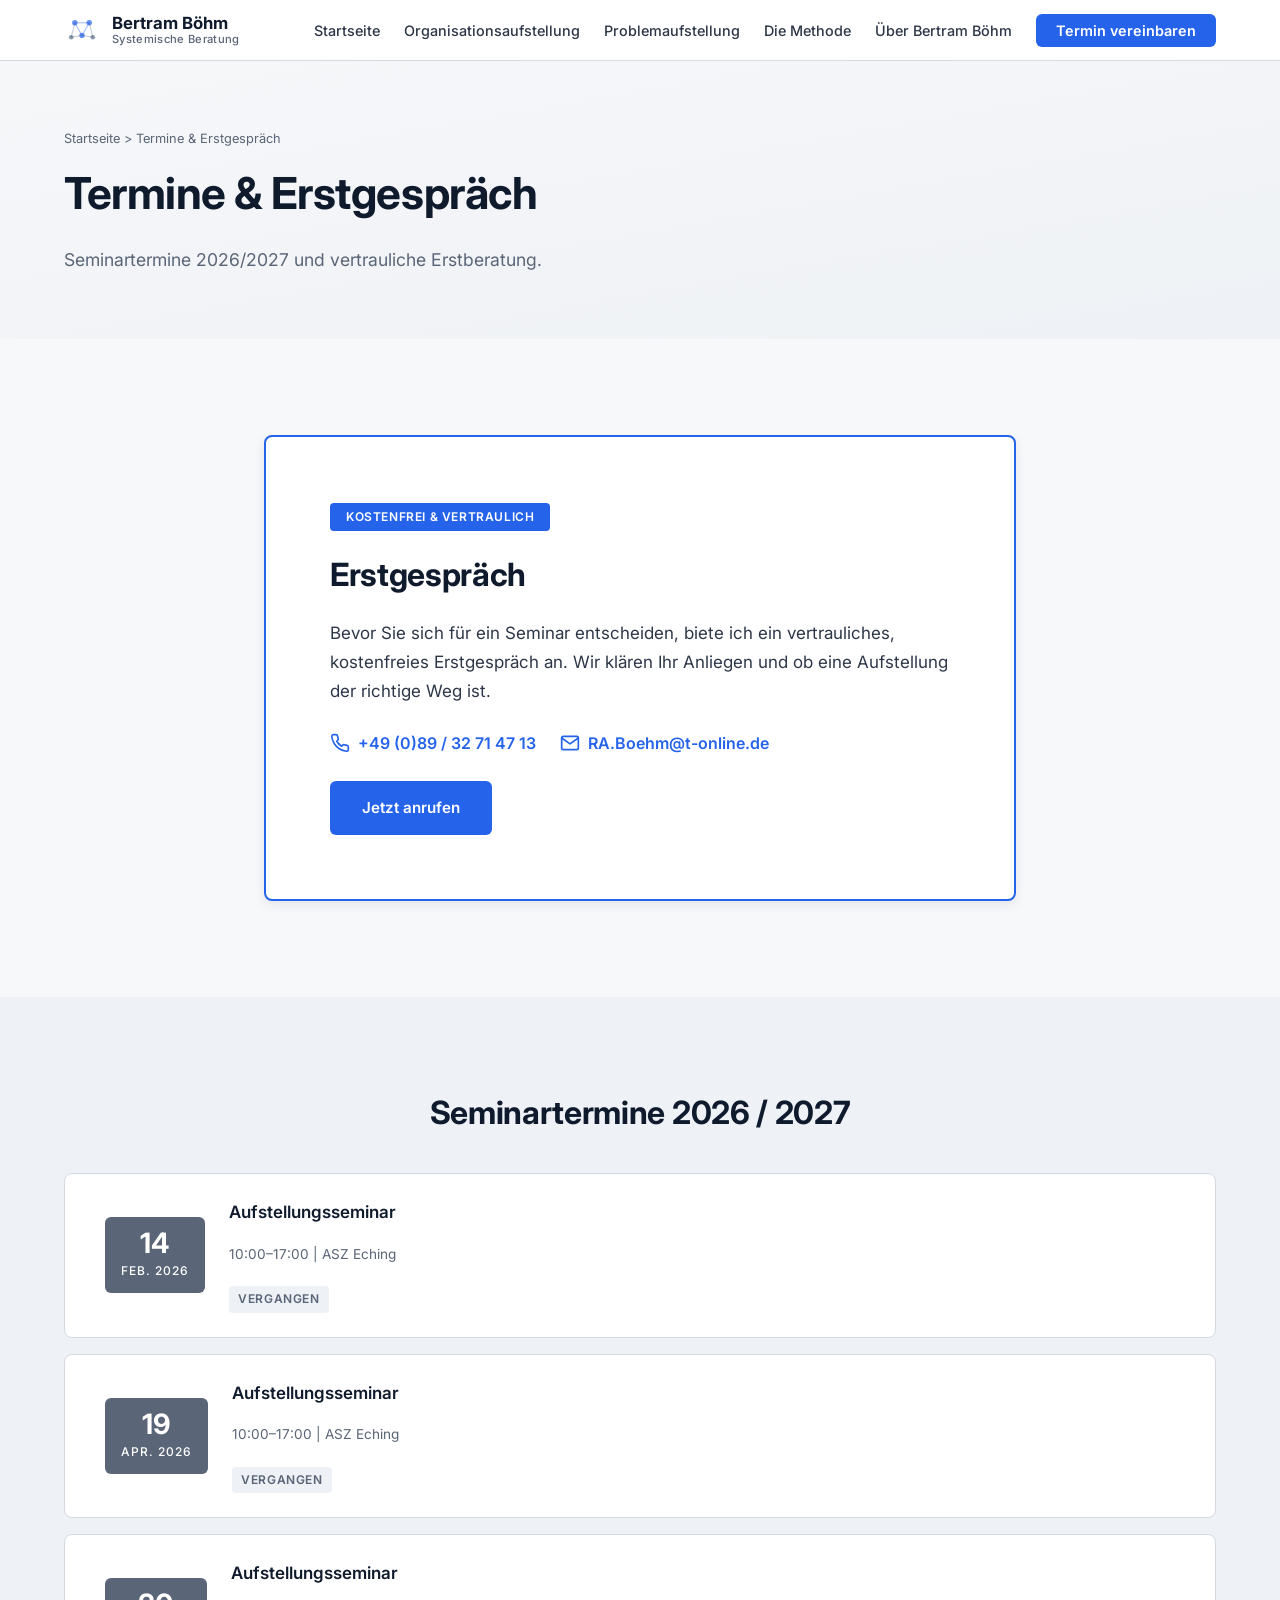
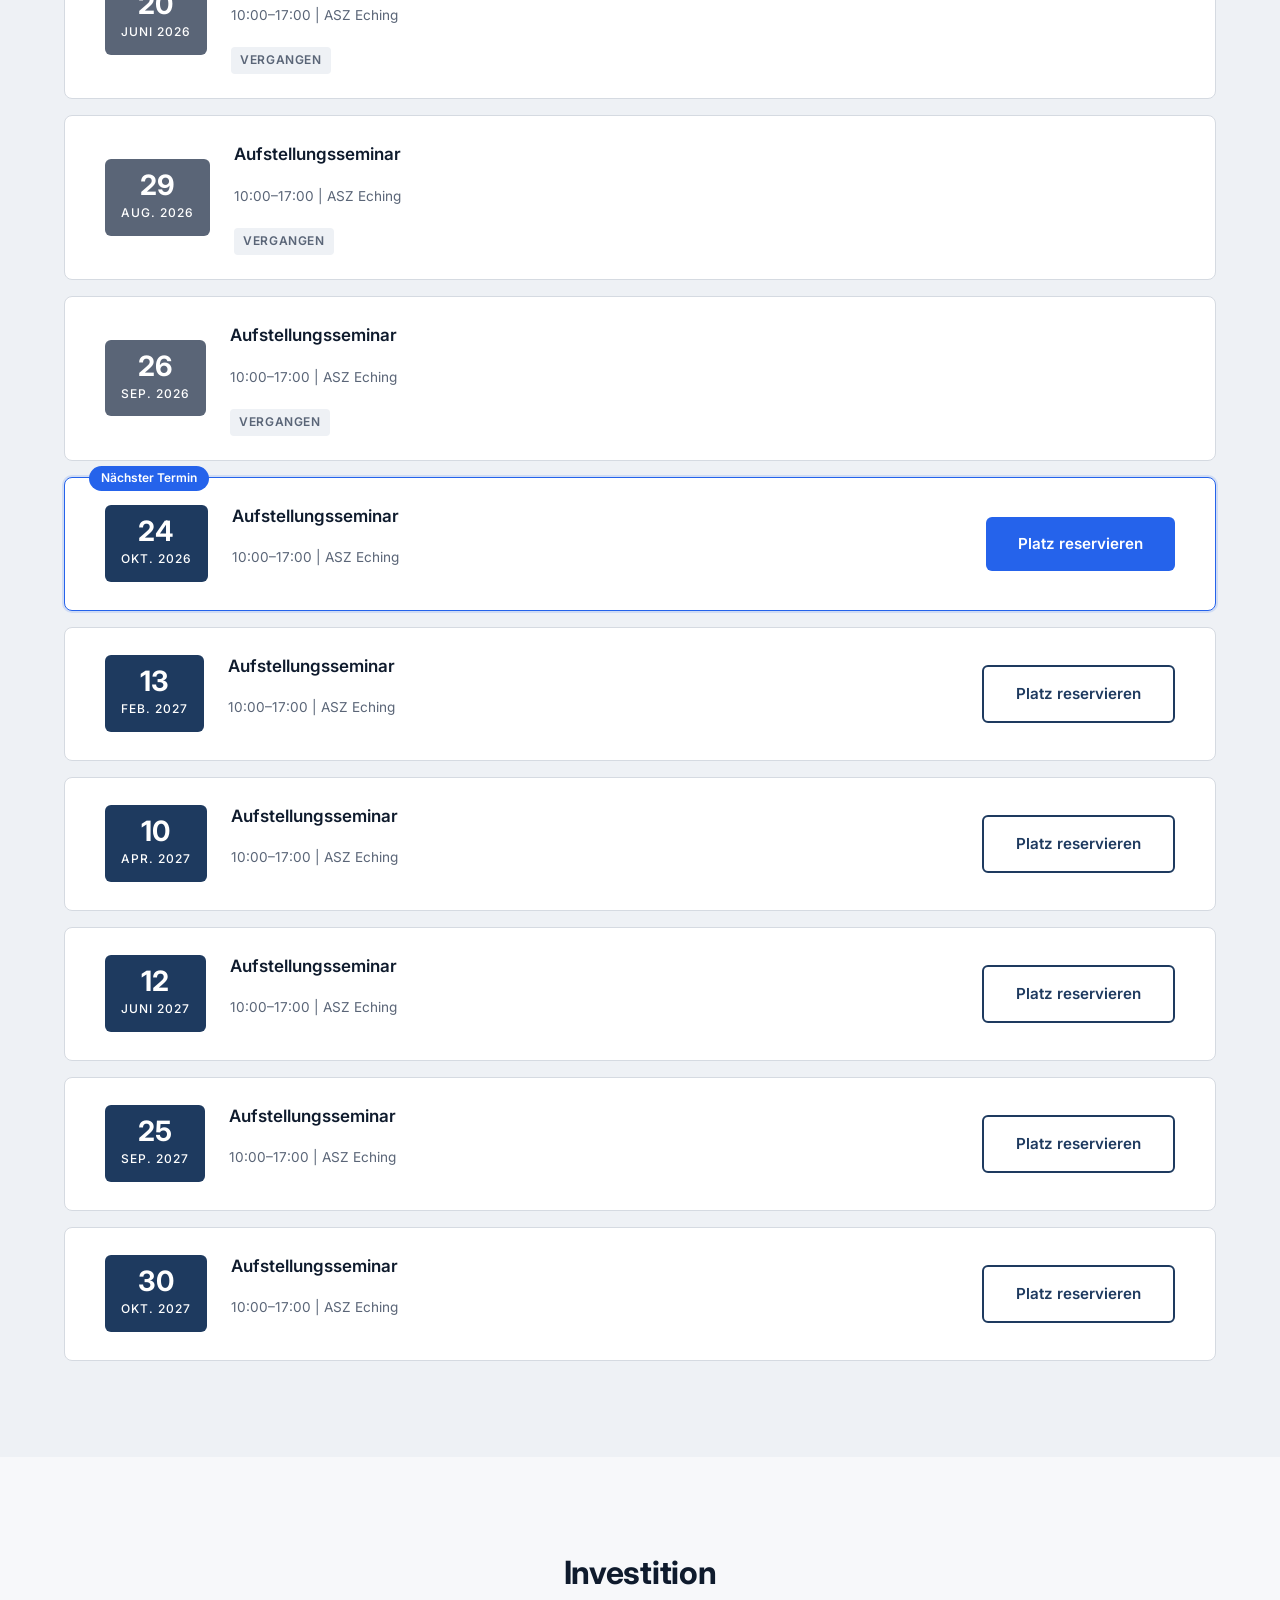
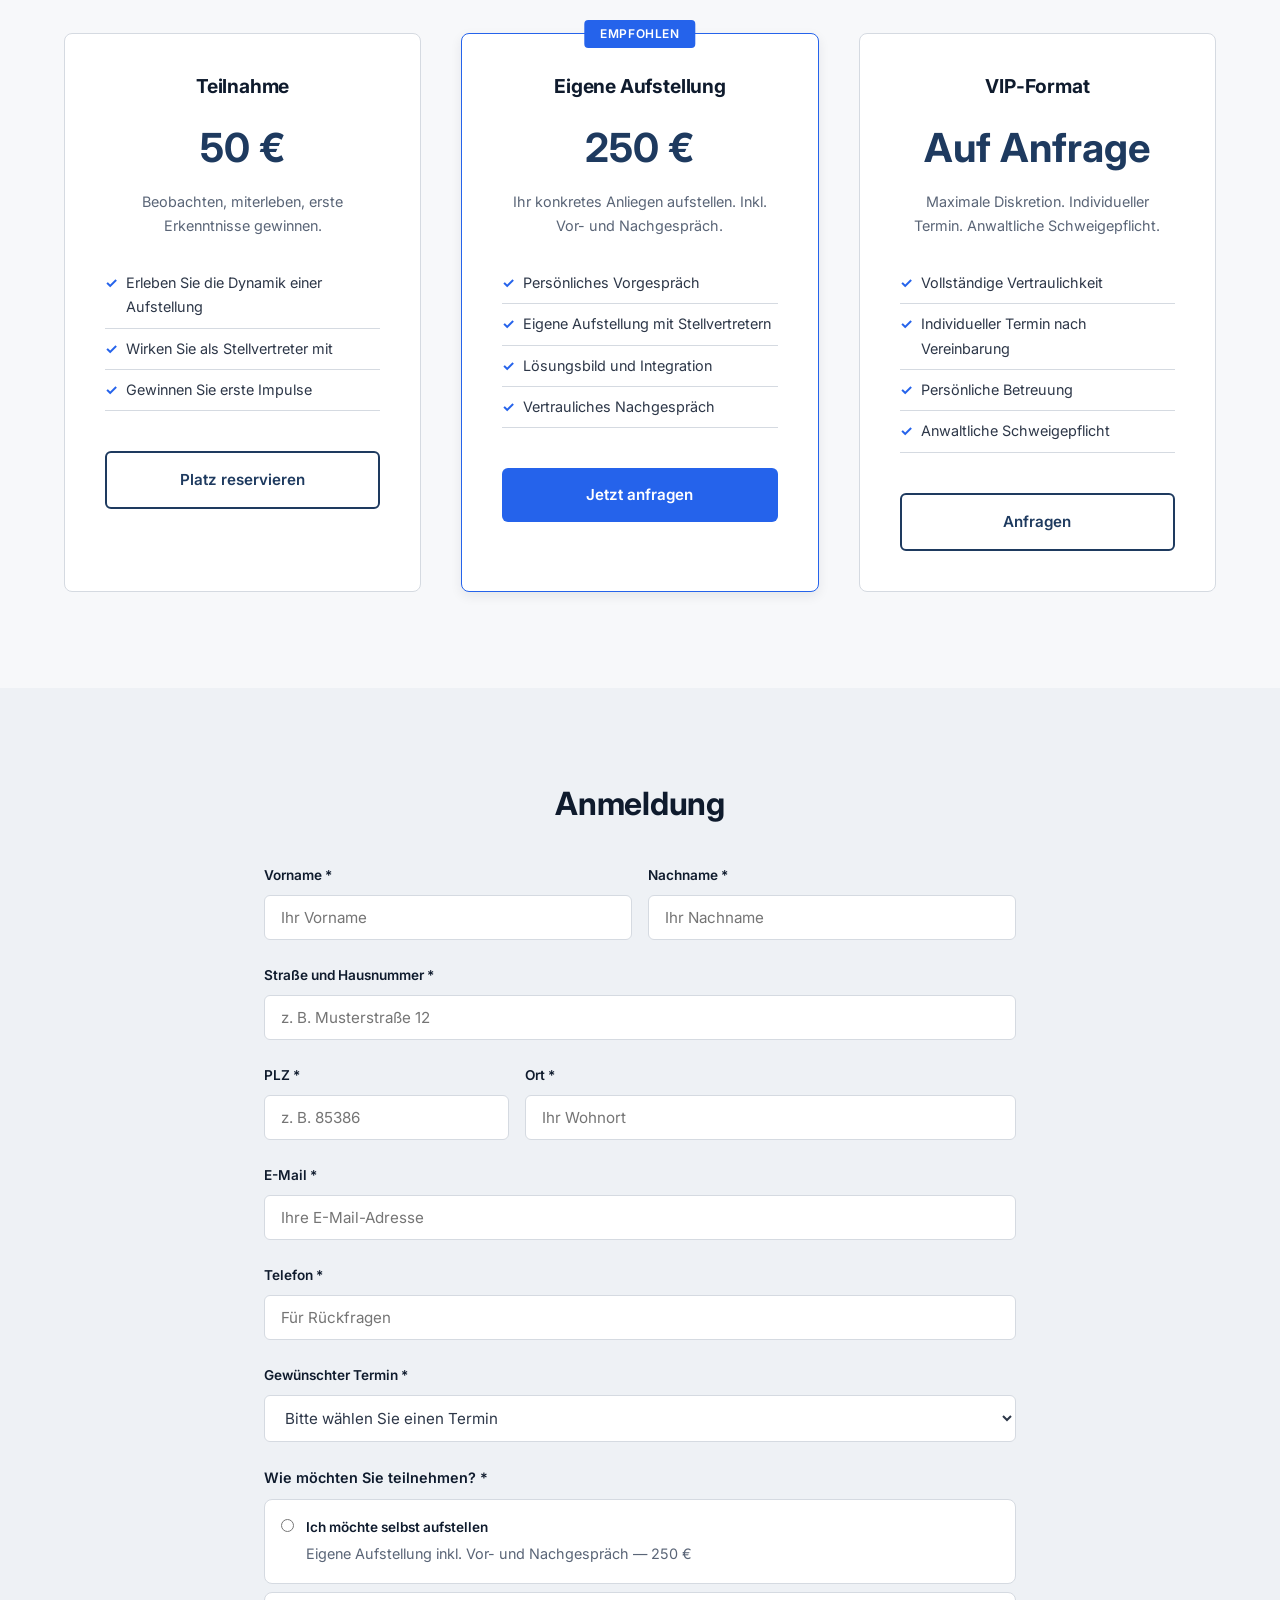
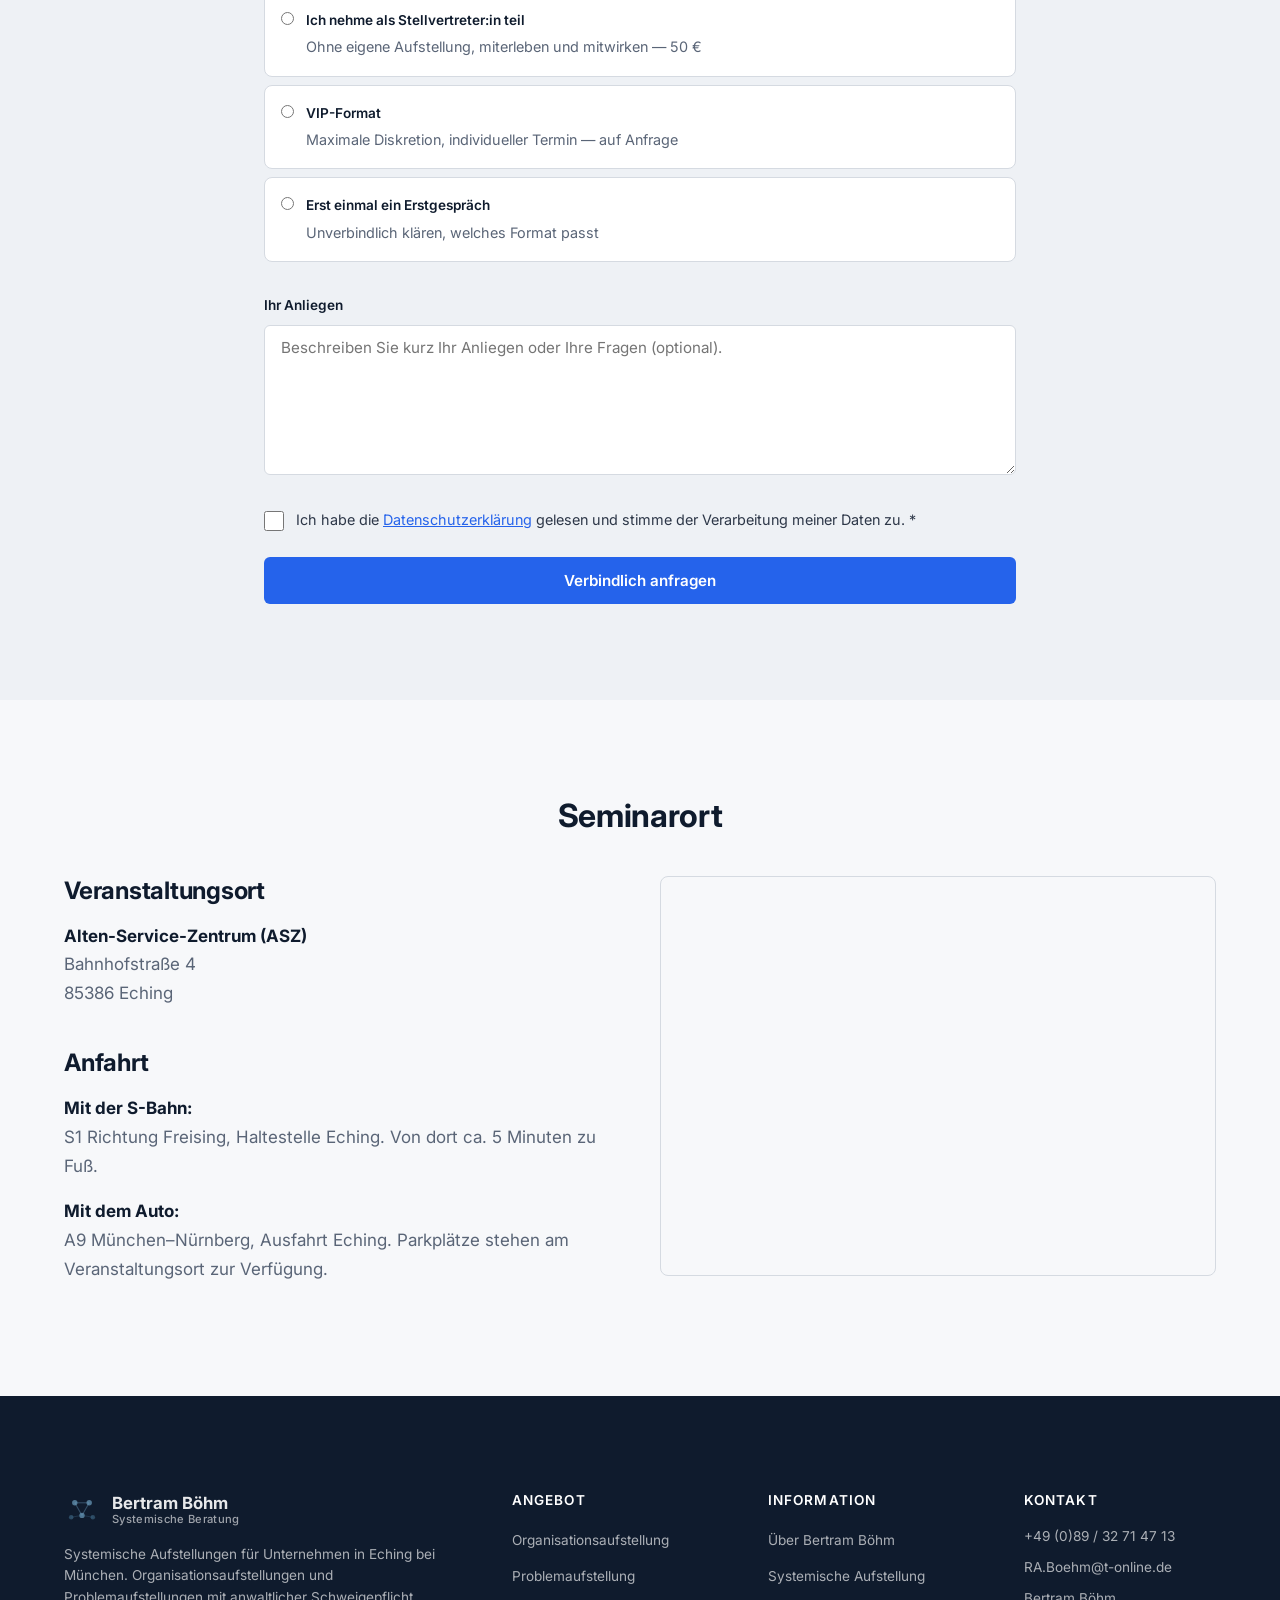
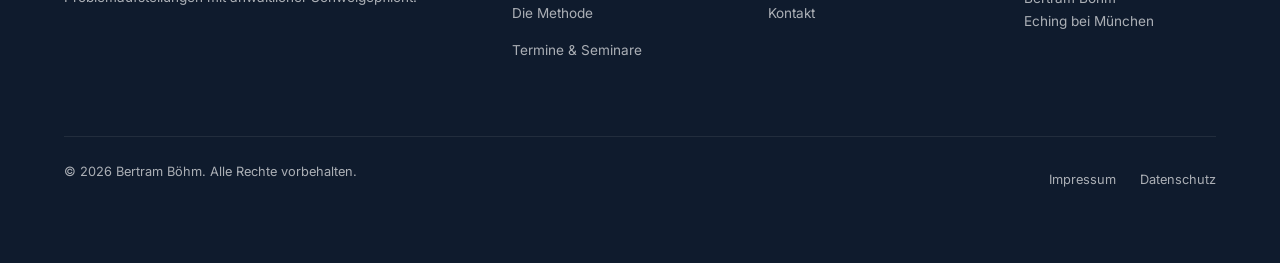
<file: termine.html>
<!DOCTYPE html>
<html lang="de">
<head>
  <meta charset="UTF-8">
  <meta name="viewport" content="width=device-width, initial-scale=1.0">
  <title>Termine & Erstgespräch | Bertram Böhm — Systemische Beratung für Unternehmen</title>
  <meta name="description" content="Seminartermine 2026/2027 und vertrauliche Erstberatung. Systemische Aufstellungen für Unternehmen mit Bertram Böhm in Eching bei München.">
  <meta name="keywords" content="Aufstellungsseminar, Termine 2026, Erstgespräch, Organisationsaufstellung, Systemische Beratung, Unternehmen, Eching, München, Bertram Böhm">
  <meta name="author" content="Bertram Böhm">
  <meta name="robots" content="index, follow">
  <link rel="canonical" href="https://boehm-organisationsaufstellungen.de/termine.html">

  <!-- Open Graph -->
  <meta property="og:title" content="Termine & Erstgespräch | Bertram Böhm — Systemische Beratung">
  <meta property="og:description" content="Seminartermine 2026/2027 und vertrauliche Erstberatung. Systemische Aufstellungen für Unternehmen mit Bertram Böhm in Eching bei München.">
  <meta property="og:type" content="website">
  <meta property="og:locale" content="de_DE">
  <meta property="og:url" content="https://boehm-organisationsaufstellungen.de/termine.html">

  <!-- Google Fonts -->
  <link rel="preconnect" href="https://fonts.googleapis.com">
  <link rel="preconnect" href="https://fonts.gstatic.com" crossorigin>
  <link href="https://fonts.googleapis.com/css2?family=Inter:wght@400;500;600;700&display=swap" rel="stylesheet">

  <!-- Styles -->
  <link rel="stylesheet" href="css/style.css">

  <style>
    /* Termine page — past items */
    .termin-item--past {
      opacity: 0.5;
      pointer-events: none;
    }
    .termin-item--past .termin-item__date {
      background: var(--color-text-light);
    }
    .termin-item--past .termin-item__badge {
      display: inline-block;
      font-size: 0.75rem;
      font-weight: 600;
      text-transform: uppercase;
      letter-spacing: 0.05em;
      color: var(--color-text-light);
      background: var(--color-background-alt);
      padding: 0.2rem 0.6rem;
      border-radius: 4px;
      margin-top: 0.25rem;
    }

    /* Termine page — highlighted next item */
    .termin-item--next {
      border-color: var(--color-cta);
      box-shadow: 0 0 0 2px rgba(37, 99, 235, 0.15);
      position: relative;
    }
    .termin-item--next::before {
      content: 'Nächster Termin';
      position: absolute;
      top: -12px;
      left: 24px;
      background: var(--color-cta);
      color: var(--color-white);
      padding: 0.15rem 0.75rem;
      border-radius: 20px;
      font-size: 0.75rem;
      font-weight: 600;
    }

    /* Erstgespräch highlight box */
    .erstgespraech {
      background: var(--color-white);
      border-radius: 8px;
      padding: var(--space-xl);
      border: 2px solid var(--color-cta);
      box-shadow: var(--shadow-md);
      position: relative;
    }
    .erstgespraech__badge {
      display: inline-block;
      background: var(--color-cta);
      color: var(--color-white);
      padding: 0.25rem 1rem;
      border-radius: 4px;
      font-size: 0.75rem;
      font-weight: 600;
      letter-spacing: 0.05em;
      text-transform: uppercase;
      margin-bottom: var(--space-md);
    }
    .erstgespraech__contact {
      display: flex;
      flex-wrap: wrap;
      gap: var(--space-md);
      margin-top: var(--space-md);
      margin-bottom: var(--space-md);
    }
    .erstgespraech__contact a {
      display: inline-flex;
      align-items: center;
      gap: 0.5rem;
      font-weight: 600;
      font-size: 1rem;
    }

    /* Form checkbox */
    .form-checkbox {
      display: flex;
      align-items: flex-start;
      gap: 0.75rem;
      margin-bottom: var(--space-md);
    }
    .form-checkbox input[type="checkbox"] {
      width: 20px;
      height: 20px;
      margin-top: 0.2rem;
      flex-shrink: 0;
      accent-color: var(--color-cta);
    }
    .form-checkbox label {
      font-size: 0.9rem;
      font-weight: 400;
      color: var(--color-text);
      cursor: pointer;
    }
    .form-checkbox label a {
      text-decoration: underline;
    }

    /* Location grid */
    .location-grid {
      display: grid;
      grid-template-columns: 1fr 1fr;
      gap: var(--space-lg);
      align-items: start;
    }
    .location-details h3 {
      margin-bottom: var(--space-sm);
    }
    .location-details p {
      color: var(--color-text-light);
    }
    .location-details strong {
      color: var(--color-accent-dark);
    }

    @media (max-width: 768px) {
      .location-grid {
        grid-template-columns: 1fr;
      }
      .erstgespraech {
        padding: var(--space-lg);
      }
    }
  </style>
</head>
<body>

  <!-- Navigation -->
  <nav class="nav" role="navigation" aria-label="Hauptnavigation">
    <div class="nav__inner">
      <a href="index.html" class="nav__logo" aria-label="Bertram Böhm — Startseite">
        <svg class="nav__logo-icon" viewBox="0 0 40 40" fill="none" xmlns="http://www.w3.org/2000/svg" aria-hidden="true">
          <circle cx="12" cy="12" r="3" fill="#2563EB" opacity="0.7"/>
          <circle cx="28" cy="12" r="3" fill="#2563EB" opacity="0.7"/>
          <circle cx="20" cy="26" r="3" fill="#2563EB" opacity="0.7"/>
          <circle cx="8" cy="28" r="2.5" fill="#1E3A5F" opacity="0.5"/>
          <circle cx="32" cy="28" r="2.5" fill="#1E3A5F" opacity="0.5"/>
          <line x1="12" y1="12" x2="28" y2="12" stroke="#2563EB" stroke-width="1.2" opacity="0.4"/>
          <line x1="12" y1="12" x2="20" y2="26" stroke="#2563EB" stroke-width="1.2" opacity="0.4"/>
          <line x1="28" y1="12" x2="20" y2="26" stroke="#2563EB" stroke-width="1.2" opacity="0.4"/>
          <line x1="8" y1="28" x2="20" y2="26" stroke="#1E3A5F" stroke-width="1" opacity="0.3"/>
          <line x1="32" y1="28" x2="20" y2="26" stroke="#1E3A5F" stroke-width="1" opacity="0.3"/>
          <line x1="8" y1="28" x2="12" y2="12" stroke="#1E3A5F" stroke-width="1" opacity="0.3"/>
          <line x1="32" y1="28" x2="28" y2="12" stroke="#1E3A5F" stroke-width="1" opacity="0.3"/>
        </svg>
        <div class="nav__logo-text">
          Bertram Böhm
          <span>Systemische Beratung</span>
        </div>
      </a>

      <ul class="nav__links">
        <li><a href="index.html">Startseite</a></li>
        <li><a href="organisationsaufstellung.html">Organisationsaufstellung</a></li>
        <li><a href="problemaufstellung.html">Problemaufstellung</a></li>
        <li><a href="methode.html">Die Methode</a></li>
        <li><a href="ueber-mich.html">Über Bertram Böhm</a></li>
        <li><a href="termine.html" class="nav__cta active">Termin vereinbaren</a></li>
      </ul>

      <button class="nav__toggle" aria-label="Menü öffnen" aria-expanded="false">
        <span></span>
        <span></span>
        <span></span>
      </button>
    </div>
  </nav>

  <!-- Page Header -->
  <header class="page-header">
    <div class="container">
      <nav class="page-header__breadcrumb" aria-label="Breadcrumb">
        <a href="index.html">Startseite</a> &gt; Termine & Erstgespräch
      </nav>
      <h1>Termine & Erstgespräch</h1>
      <p>Seminartermine 2026/2027 und vertrauliche Erstberatung.</p>
    </div>
  </header>

  <!-- Main Content -->
  <main>

    <!-- ========== Erstgespräch ========== -->
    <section class="section" id="erstgespraech">
      <div class="container container--narrow">
        <div class="erstgespraech">
          <span class="erstgespraech__badge">Kostenfrei & vertraulich</span>
          <h2>Erstgespräch</h2>
          <p>Bevor Sie sich für ein Seminar entscheiden, biete ich ein vertrauliches, kostenfreies Erstgespräch an. Wir klären Ihr Anliegen und ob eine Aufstellung der richtige Weg ist.</p>
          <div class="erstgespraech__contact">
            <a href="tel:+498932714713">
              <svg width="20" height="20" viewBox="0 0 24 24" fill="none" stroke="currentColor" stroke-width="2" stroke-linecap="round" stroke-linejoin="round"><path d="M22 16.92v3a2 2 0 0 1-2.18 2 19.79 19.79 0 0 1-8.63-3.07 19.5 19.5 0 0 1-6-6 19.79 19.79 0 0 1-3.07-8.67A2 2 0 0 1 4.11 2h3a2 2 0 0 1 2 1.72 12.84 12.84 0 0 0 .7 2.81 2 2 0 0 1-.45 2.11L8.09 9.91a16 16 0 0 0 6 6l1.27-1.27a2 2 0 0 1 2.11-.45 12.84 12.84 0 0 0 2.81.7A2 2 0 0 1 22 16.92z"/></svg>
              +49 (0)89 / 32 71 47 13
            </a>
            <a href="mailto:RA.Boehm@t-online.de">
              <svg width="20" height="20" viewBox="0 0 24 24" fill="none" stroke="currentColor" stroke-width="2" stroke-linecap="round" stroke-linejoin="round"><path d="M4 4h16c1.1 0 2 .9 2 2v12c0 1.1-.9 2-2 2H4c-1.1 0-2-.9-2-2V6c0-1.1.9-2 2-2z"/><polyline points="22,6 12,13 2,6"/></svg>
              RA.Boehm@t-online.de
            </a>
          </div>
          <a href="tel:+498932714713" class="btn btn--primary">Jetzt anrufen</a>
        </div>
      </div>
    </section>

    <!-- ========== Seminartermine 2026 ========== -->
    <section class="section section--alt" id="termine">
      <div class="container">
        <h2 class="text-center mb-lg">Seminartermine 2026 / 2027</h2>
        <div class="termin-list">

          <!-- 1/26 — VERGANGEN -->
          <div class="termin-item termin-item--past" style="opacity: 0.5;">
            <div class="termin-item__date">
              <span class="termin-item__day">14</span>
              <span class="termin-item__month">Feb. 2026</span>
            </div>
            <div class="termin-item__info">
              <p class="termin-item__title">Aufstellungsseminar</p>
              <p class="termin-item__detail">10:00–17:00 | ASZ Eching</p>
              <span class="termin-item__badge">Vergangen</span>
            </div>
          </div>

          <!-- 2/26 — VERGANGEN -->
          <div class="termin-item termin-item--past" style="opacity: 0.5;">
            <div class="termin-item__date">
              <span class="termin-item__day">19</span>
              <span class="termin-item__month">Apr. 2026</span>
            </div>
            <div class="termin-item__info">
              <p class="termin-item__title">Aufstellungsseminar</p>
              <p class="termin-item__detail">10:00–17:00 | ASZ Eching</p>
              <span class="termin-item__badge">Vergangen</span>
            </div>
          </div>

          <!-- 3/26 — VERGANGEN -->
          <div class="termin-item termin-item--past">
            <div class="termin-item__date">
              <span class="termin-item__day">20</span>
              <span class="termin-item__month">Juni 2026</span>
            </div>
            <div class="termin-item__info">
              <p class="termin-item__title">Aufstellungsseminar</p>
              <p class="termin-item__detail">10:00–17:00 | ASZ Eching</p>
              <span class="termin-item__badge">Vergangen</span>
            </div>
          </div>

          <!-- 4/26 — VERGANGEN -->
          <div class="termin-item termin-item--past">
            <div class="termin-item__date">
              <span class="termin-item__day">29</span>
              <span class="termin-item__month">Aug. 2026</span>
            </div>
            <div class="termin-item__info">
              <p class="termin-item__title">Aufstellungsseminar</p>
              <p class="termin-item__detail">10:00–17:00 | ASZ Eching</p>
              <span class="termin-item__badge">Vergangen</span>
            </div>
          </div>

          <!-- 5/26 — VERGANGEN -->
          <div class="termin-item termin-item--past">
            <div class="termin-item__date">
              <span class="termin-item__day">26</span>
              <span class="termin-item__month">Sep. 2026</span>
            </div>
            <div class="termin-item__info">
              <p class="termin-item__title">Aufstellungsseminar</p>
              <p class="termin-item__detail">10:00–17:00 | ASZ Eching</p>
              <span class="termin-item__badge">Vergangen</span>
            </div>
          </div>

          <!-- 6/26 — NEXT upcoming, highlighted -->
          <div class="termin-item termin-item--next">
            <div class="termin-item__date">
              <span class="termin-item__day">24</span>
              <span class="termin-item__month">Okt. 2026</span>
            </div>
            <div class="termin-item__info">
              <p class="termin-item__title">Aufstellungsseminar</p>
              <p class="termin-item__detail">10:00–17:00 | ASZ Eching</p>
            </div>
            <div class="termin-item__cta">
              <a href="#anmeldung" class="btn btn--primary">Platz reservieren</a>
            </div>
          </div>

          <!-- 1/27 -->
          <div class="termin-item">
            <div class="termin-item__date">
              <span class="termin-item__day">13</span>
              <span class="termin-item__month">Feb. 2027</span>
            </div>
            <div class="termin-item__info">
              <p class="termin-item__title">Aufstellungsseminar</p>
              <p class="termin-item__detail">10:00–17:00 | ASZ Eching</p>
            </div>
            <div class="termin-item__cta">
              <a href="#anmeldung" class="btn btn--secondary">Platz reservieren</a>
            </div>
          </div>

          <!-- 2/27 -->
          <div class="termin-item">
            <div class="termin-item__date">
              <span class="termin-item__day">10</span>
              <span class="termin-item__month">Apr. 2027</span>
            </div>
            <div class="termin-item__info">
              <p class="termin-item__title">Aufstellungsseminar</p>
              <p class="termin-item__detail">10:00–17:00 | ASZ Eching</p>
            </div>
            <div class="termin-item__cta">
              <a href="#anmeldung" class="btn btn--secondary">Platz reservieren</a>
            </div>
          </div>

          <!-- 3/27 -->
          <div class="termin-item">
            <div class="termin-item__date">
              <span class="termin-item__day">12</span>
              <span class="termin-item__month">Juni 2027</span>
            </div>
            <div class="termin-item__info">
              <p class="termin-item__title">Aufstellungsseminar</p>
              <p class="termin-item__detail">10:00–17:00 | ASZ Eching</p>
            </div>
            <div class="termin-item__cta">
              <a href="#anmeldung" class="btn btn--secondary">Platz reservieren</a>
            </div>
          </div>

          <!-- 4/27 -->
          <div class="termin-item">
            <div class="termin-item__date">
              <span class="termin-item__day">25</span>
              <span class="termin-item__month">Sep. 2027</span>
            </div>
            <div class="termin-item__info">
              <p class="termin-item__title">Aufstellungsseminar</p>
              <p class="termin-item__detail">10:00–17:00 | ASZ Eching</p>
            </div>
            <div class="termin-item__cta">
              <a href="#anmeldung" class="btn btn--secondary">Platz reservieren</a>
            </div>
          </div>

          <!-- 5/27 -->
          <div class="termin-item">
            <div class="termin-item__date">
              <span class="termin-item__day">30</span>
              <span class="termin-item__month">Okt. 2027</span>
            </div>
            <div class="termin-item__info">
              <p class="termin-item__title">Aufstellungsseminar</p>
              <p class="termin-item__detail">10:00–17:00 | ASZ Eching</p>
            </div>
            <div class="termin-item__cta">
              <a href="#anmeldung" class="btn btn--secondary">Platz reservieren</a>
            </div>
          </div>

        </div>
      </div>
    </section>

    <!-- ========== Investition ========== -->
    <section class="section" id="investition">
      <div class="container">
        <h2 class="text-center mb-lg">Investition</h2>
        <div class="pricing-grid">

          <!-- Teilnahme -->
          <div class="pricing-card">
            <h3 class="pricing-card__title">Teilnahme</h3>
            <p class="pricing-card__price">50 &euro;</p>
            <p class="pricing-card__desc">Beobachten, miterleben, erste Erkenntnisse gewinnen.</p>
            <ul class="pricing-card__features">
              <li>Erleben Sie die Dynamik einer Aufstellung</li>
              <li>Wirken Sie als Stellvertreter mit</li>
              <li>Gewinnen Sie erste Impulse</li>
            </ul>
            <a href="#anmeldung" class="btn btn--secondary" style="width: 100%; justify-content: center;">Platz reservieren</a>
          </div>

          <!-- Eigene Aufstellung (featured) -->
          <div class="pricing-card pricing-card--featured">
            <h3 class="pricing-card__title">Eigene Aufstellung</h3>
            <p class="pricing-card__price">250 &euro;</p>
            <p class="pricing-card__desc">Ihr konkretes Anliegen aufstellen. Inkl. Vor- und Nachgespräch.</p>
            <ul class="pricing-card__features">
              <li>Persönliches Vorgespräch</li>
              <li>Eigene Aufstellung mit Stellvertretern</li>
              <li>Lösungsbild und Integration</li>
              <li>Vertrauliches Nachgespräch</li>
            </ul>
            <a href="#anmeldung" class="btn btn--primary" style="width: 100%; justify-content: center;">Jetzt anfragen</a>
          </div>

          <!-- VIP-Format -->
          <div class="pricing-card">
            <h3 class="pricing-card__title">VIP-Format</h3>
            <p class="pricing-card__price">Auf Anfrage</p>
            <p class="pricing-card__desc">Maximale Diskretion. Individueller Termin. Anwaltliche Schweigepflicht.</p>
            <ul class="pricing-card__features">
              <li>Vollständige Vertraulichkeit</li>
              <li>Individueller Termin nach Vereinbarung</li>
              <li>Persönliche Betreuung</li>
              <li>Anwaltliche Schweigepflicht</li>
            </ul>
            <a href="#anmeldung" class="btn btn--secondary" style="width: 100%; justify-content: center;">Anfragen</a>
          </div>

        </div>
      </div>
    </section>

    <!-- ========== Anmeldeformular ========== -->
    <section class="section section--alt" id="anmeldung">
      <div class="container container--narrow">
        <h2 class="text-center mb-lg">Anmeldung</h2>
        <form action="https://formspree.io/f/xkolrzjv" method="POST">
          <input type="hidden" name="_subject" value="Seminaranmeldung – boehm-organisationsaufstellungen.de">
          <input type="text" name="_gotcha" tabindex="-1" autocomplete="off" aria-hidden="true" style="display:none">

          <div class="form-row">
            <div class="form-group">
              <label for="vorname">Vorname *</label>
              <input type="text" id="vorname" name="vorname" required autocomplete="given-name" placeholder="Ihr Vorname">
            </div>
            <div class="form-group">
              <label for="nachname">Nachname *</label>
              <input type="text" id="nachname" name="nachname" required autocomplete="family-name" placeholder="Ihr Nachname">
            </div>
          </div>

          <div class="form-group">
            <label for="strasse">Straße und Hausnummer *</label>
            <input type="text" id="strasse" name="strasse" required autocomplete="street-address" placeholder="z. B. Musterstraße 12">
          </div>

          <div class="form-row form-row--plz">
            <div class="form-group">
              <label for="plz">PLZ *</label>
              <input type="text" id="plz" name="plz" required autocomplete="postal-code" inputmode="numeric" pattern="[0-9A-Za-z \-]{4,10}" title="Bitte geben Sie eine gültige Postleitzahl ein." placeholder="z. B. 85386">
            </div>
            <div class="form-group">
              <label for="ort">Ort *</label>
              <input type="text" id="ort" name="ort" required autocomplete="address-level2" placeholder="Ihr Wohnort">
            </div>
          </div>

          <div class="form-group">
            <label for="email">E-Mail *</label>
            <input type="email" id="email" name="email" required autocomplete="email" placeholder="Ihre E-Mail-Adresse">
          </div>

          <div class="form-group">
            <label for="telefon">Telefon *</label>
            <input type="tel" id="telefon" name="telefon" required autocomplete="tel" pattern="[0-9+()/ \-]{6,}" title="Bitte geben Sie eine gültige Telefonnummer ein." placeholder="Für Rückfragen">
          </div>

          <div class="form-group">
            <label for="termin">Gewünschter Termin *</label>
            <select id="termin" name="termin" required>
              <option value="" disabled selected>Bitte wählen Sie einen Termin</option>
              <option value="2026-10-24">24. Oktober 2026</option>
              <option value="2027-02-13">13. Februar 2027</option>
              <option value="2027-04-10">10. April 2027</option>
              <option value="2027-06-12">12. Juni 2027</option>
              <option value="2027-09-25">25. September 2027</option>
              <option value="2027-10-30">30. Oktober 2027</option>
            </select>
          </div>

          <fieldset class="form-group form-choice">
            <legend>Wie möchten Sie teilnehmen? *</legend>
            <label class="choice-card">
              <input type="radio" name="teilnahme" value="eigene-aufstellung" required>
              <span class="choice-card__body">
                <span class="choice-card__title">Ich möchte selbst aufstellen</span>
                <span class="choice-card__desc">Eigene Aufstellung inkl. Vor- und Nachgespräch — 250 &euro;</span>
              </span>
            </label>
            <label class="choice-card">
              <input type="radio" name="teilnahme" value="stellvertreter">
              <span class="choice-card__body">
                <span class="choice-card__title">Ich nehme als Stellvertreter:in teil</span>
                <span class="choice-card__desc">Ohne eigene Aufstellung, miterleben und mitwirken — 50 &euro;</span>
              </span>
            </label>
            <label class="choice-card">
              <input type="radio" name="teilnahme" value="vip">
              <span class="choice-card__body">
                <span class="choice-card__title">VIP-Format</span>
                <span class="choice-card__desc">Maximale Diskretion, individueller Termin — auf Anfrage</span>
              </span>
            </label>
            <label class="choice-card">
              <input type="radio" name="teilnahme" value="erstgespraech">
              <span class="choice-card__body">
                <span class="choice-card__title">Erst einmal ein Erstgespräch</span>
                <span class="choice-card__desc">Unverbindlich klären, welches Format passt</span>
              </span>
            </label>
          </fieldset>

          <div class="form-group">
            <label for="anliegen">Ihr Anliegen</label>
            <textarea id="anliegen" name="anliegen" placeholder="Beschreiben Sie kurz Ihr Anliegen oder Ihre Fragen (optional)."></textarea>
          </div>

          <div class="form-checkbox">
            <input type="checkbox" id="datenschutz" name="datenschutz" required>
            <label for="datenschutz">Ich habe die <a href="datenschutz.html">Datenschutzerklärung</a> gelesen und stimme der Verarbeitung meiner Daten zu. *</label>
          </div>

          <button type="submit" class="btn btn--primary" style="width: 100%; justify-content: center;">Verbindlich anfragen</button>

        </form>
      </div>
    </section>

    <!-- ========== Seminarort ========== -->
    <section class="section" id="seminarort">
      <div class="container">
        <h2 class="text-center mb-lg">Seminarort</h2>
        <div class="location-grid">

          <div class="location-details">
            <h3>Veranstaltungsort</h3>
            <p><strong>Alten-Service-Zentrum (ASZ)</strong><br>
            Bahnhofstraße 4<br>
            85386 Eching</p>

            <h3 class="mt-lg">Anfahrt</h3>
            <p><strong>Mit der S-Bahn:</strong><br>
            S1 Richtung Freising, Haltestelle Eching. Von dort ca. 5 Minuten zu Fuß.</p>
            <p><strong>Mit dem Auto:</strong><br>
            A9 München–Nürnberg, Ausfahrt Eching. Parkplätze stehen am Veranstaltungsort zur Verfügung.</p>
          </div>

          <div class="map-container">
            <iframe
              src="https://www.google.com/maps/embed?pb=!1m18!1m12!1m3!1d2656.5!2d11.617!3d48.3!2m3!1f0!2f0!3f0!3m2!1i1024!2i768!4f13.1!3m3!1m2!1s0x479e73c5e2e5e5e5%3A0x0!2sBahnhofstra%C3%9Fe%204%2C%2085386%20Eching!5e0!3m2!1sde!2sde!4v1700000000000!5m2!1sde!2sde"
              allowfullscreen=""
              loading="lazy"
              referrerpolicy="no-referrer-when-downgrade"
              title="Karte: ASZ Eching, Bahnhofstraße 4, 85386 Eching">
            </iframe>
          </div>

        </div>
      </div>
    </section>

  </main>

  <!-- Footer -->
  <footer class="footer">
    <div class="container">
      <div class="footer__grid">

        <!-- Brand -->
        <div class="footer__brand">
          <a href="index.html" class="nav__logo" aria-label="Bertram Böhm — Startseite">
            <svg class="nav__logo-icon" viewBox="0 0 40 40" fill="none" xmlns="http://www.w3.org/2000/svg" aria-hidden="true">
              <circle cx="12" cy="12" r="3" fill="#6B9DBD" opacity="0.7"/>
              <circle cx="28" cy="12" r="3" fill="#6B9DBD" opacity="0.7"/>
              <circle cx="20" cy="26" r="3" fill="#6B9DBD" opacity="0.7"/>
              <circle cx="8" cy="28" r="2.5" fill="#4A7C9B" opacity="0.5"/>
              <circle cx="32" cy="28" r="2.5" fill="#4A7C9B" opacity="0.5"/>
              <line x1="12" y1="12" x2="28" y2="12" stroke="#6B9DBD" stroke-width="1.2" opacity="0.4"/>
              <line x1="12" y1="12" x2="20" y2="26" stroke="#6B9DBD" stroke-width="1.2" opacity="0.4"/>
              <line x1="28" y1="12" x2="20" y2="26" stroke="#6B9DBD" stroke-width="1.2" opacity="0.4"/>
              <line x1="8" y1="28" x2="20" y2="26" stroke="#4A7C9B" stroke-width="1" opacity="0.3"/>
              <line x1="32" y1="28" x2="20" y2="26" stroke="#4A7C9B" stroke-width="1" opacity="0.3"/>
            </svg>
            <div class="nav__logo-text" style="color: rgba(255,255,255,0.9);">
              Bertram Böhm
              <span style="color: rgba(255,255,255,0.6);">Systemische Beratung</span>
            </div>
          </a>
          <p>Systemische Aufstellungen für Unternehmen in Eching bei München. Organisationsaufstellungen und Problemaufstellungen mit anwaltlicher Schweigepflicht.</p>
        </div>

        <!-- Angebot -->
        <div>
          <h4 class="footer__heading">Angebot</h4>
          <ul class="footer__links">
            <li><a href="organisationsaufstellung.html">Organisationsaufstellung</a></li>
            <li><a href="problemaufstellung.html">Problemaufstellung</a></li>
            <li><a href="methode.html">Die Methode</a></li>
            <li><a href="termine.html">Termine & Seminare</a></li>
          </ul>
        </div>

        <!-- Information -->
        <div>
          <h4 class="footer__heading">Information</h4>
          <ul class="footer__links">
            <li><a href="ueber-mich.html">Über Bertram Böhm</a></li>
            <li><a href="methode.html">Systemische Aufstellung</a></li>
            <li><a href="kontakt.html">Kontakt</a></li>
          </ul>
        </div>

        <!-- Kontakt -->
        <div>
          <h4 class="footer__heading">Kontakt</h4>
          <div class="footer__contact-info">
            <a href="tel:+498932714713">+49 (0)89 / 32 71 47 13</a>
            <a href="mailto:RA.Boehm@t-online.de">RA.Boehm@t-online.de</a>
            <p style="margin-top: 0.5rem;">Bertram Böhm<br>Eching bei München</p>
          </div>
        </div>

      </div>

      <!-- Footer Bottom -->
      <div class="footer__bottom">
        <p>&copy; 2026 Bertram Böhm. Alle Rechte vorbehalten.</p>
        <div class="footer__legal">
          <a href="impressum.html">Impressum</a>
          <a href="datenschutz.html">Datenschutz</a>
        </div>
      </div>
    </div>
  </footer>

  <script src="js/main.js"></script>
</body>
</html>
</file>
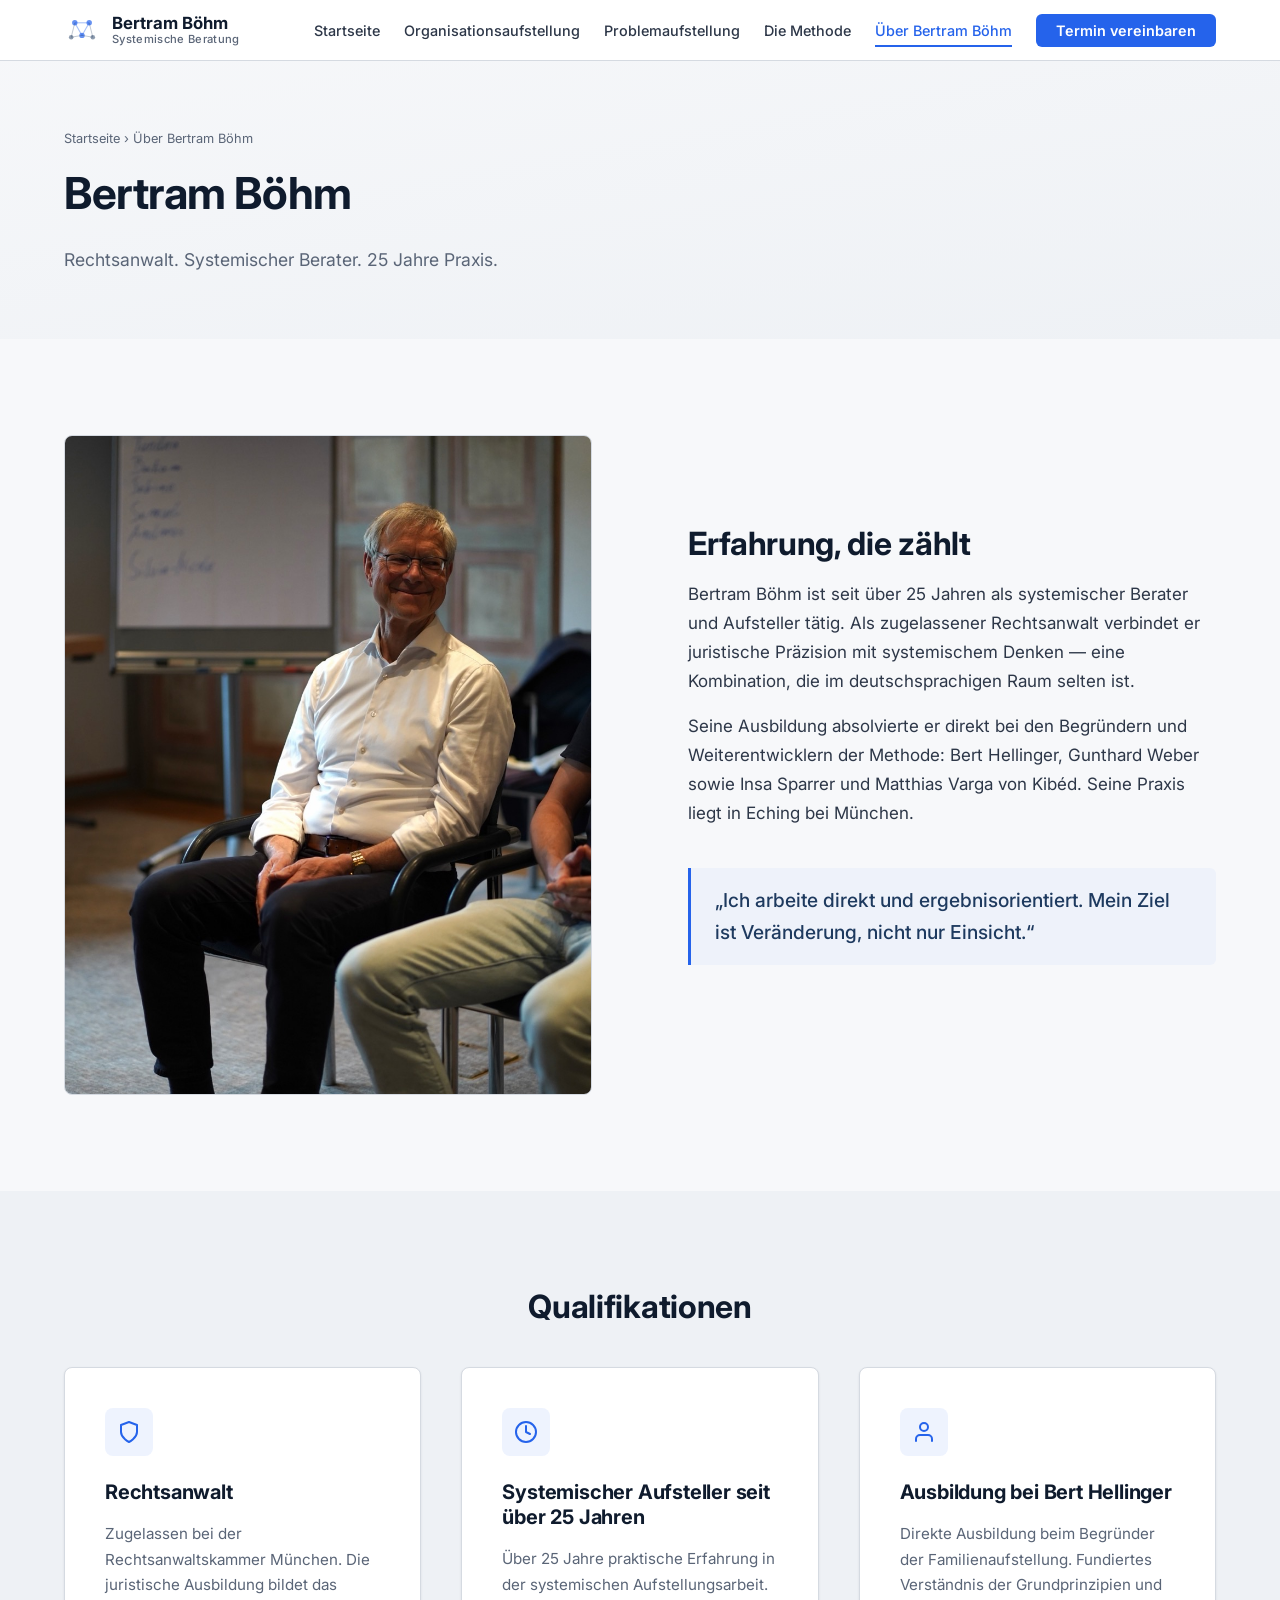
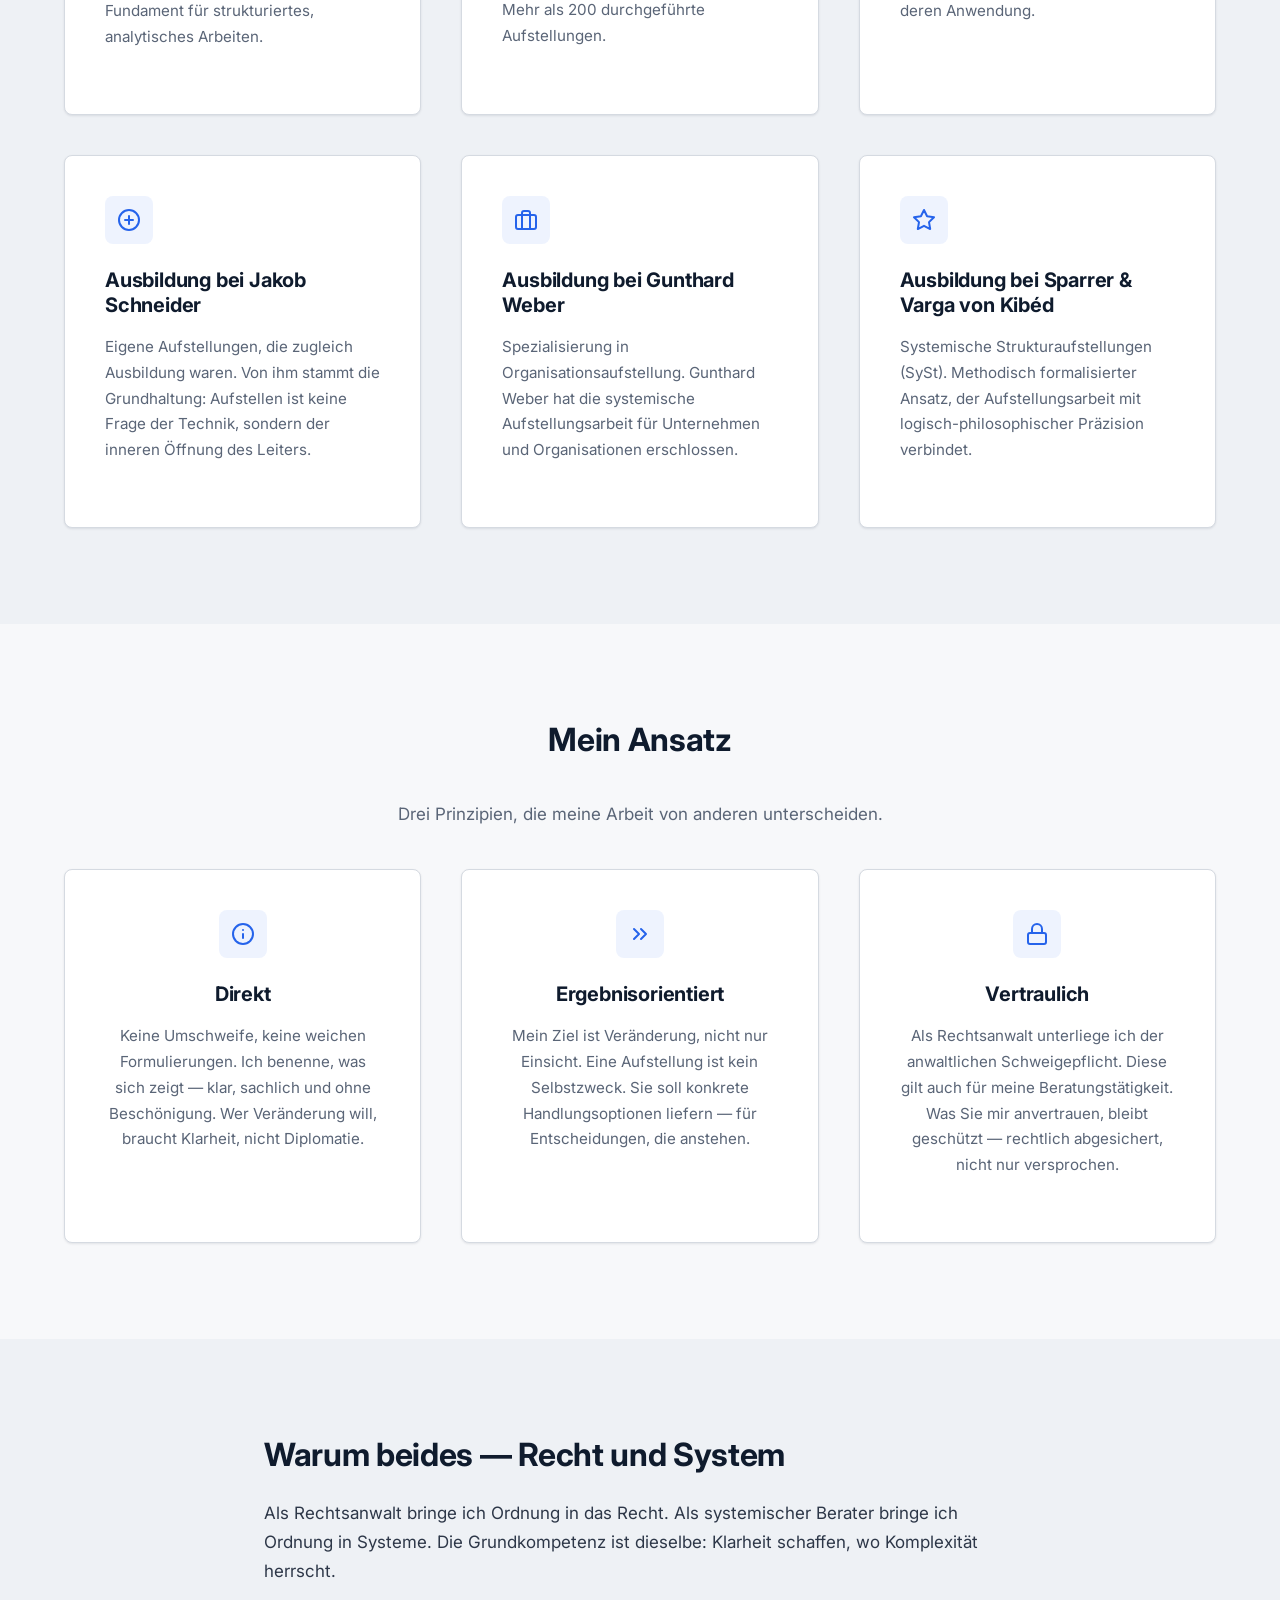
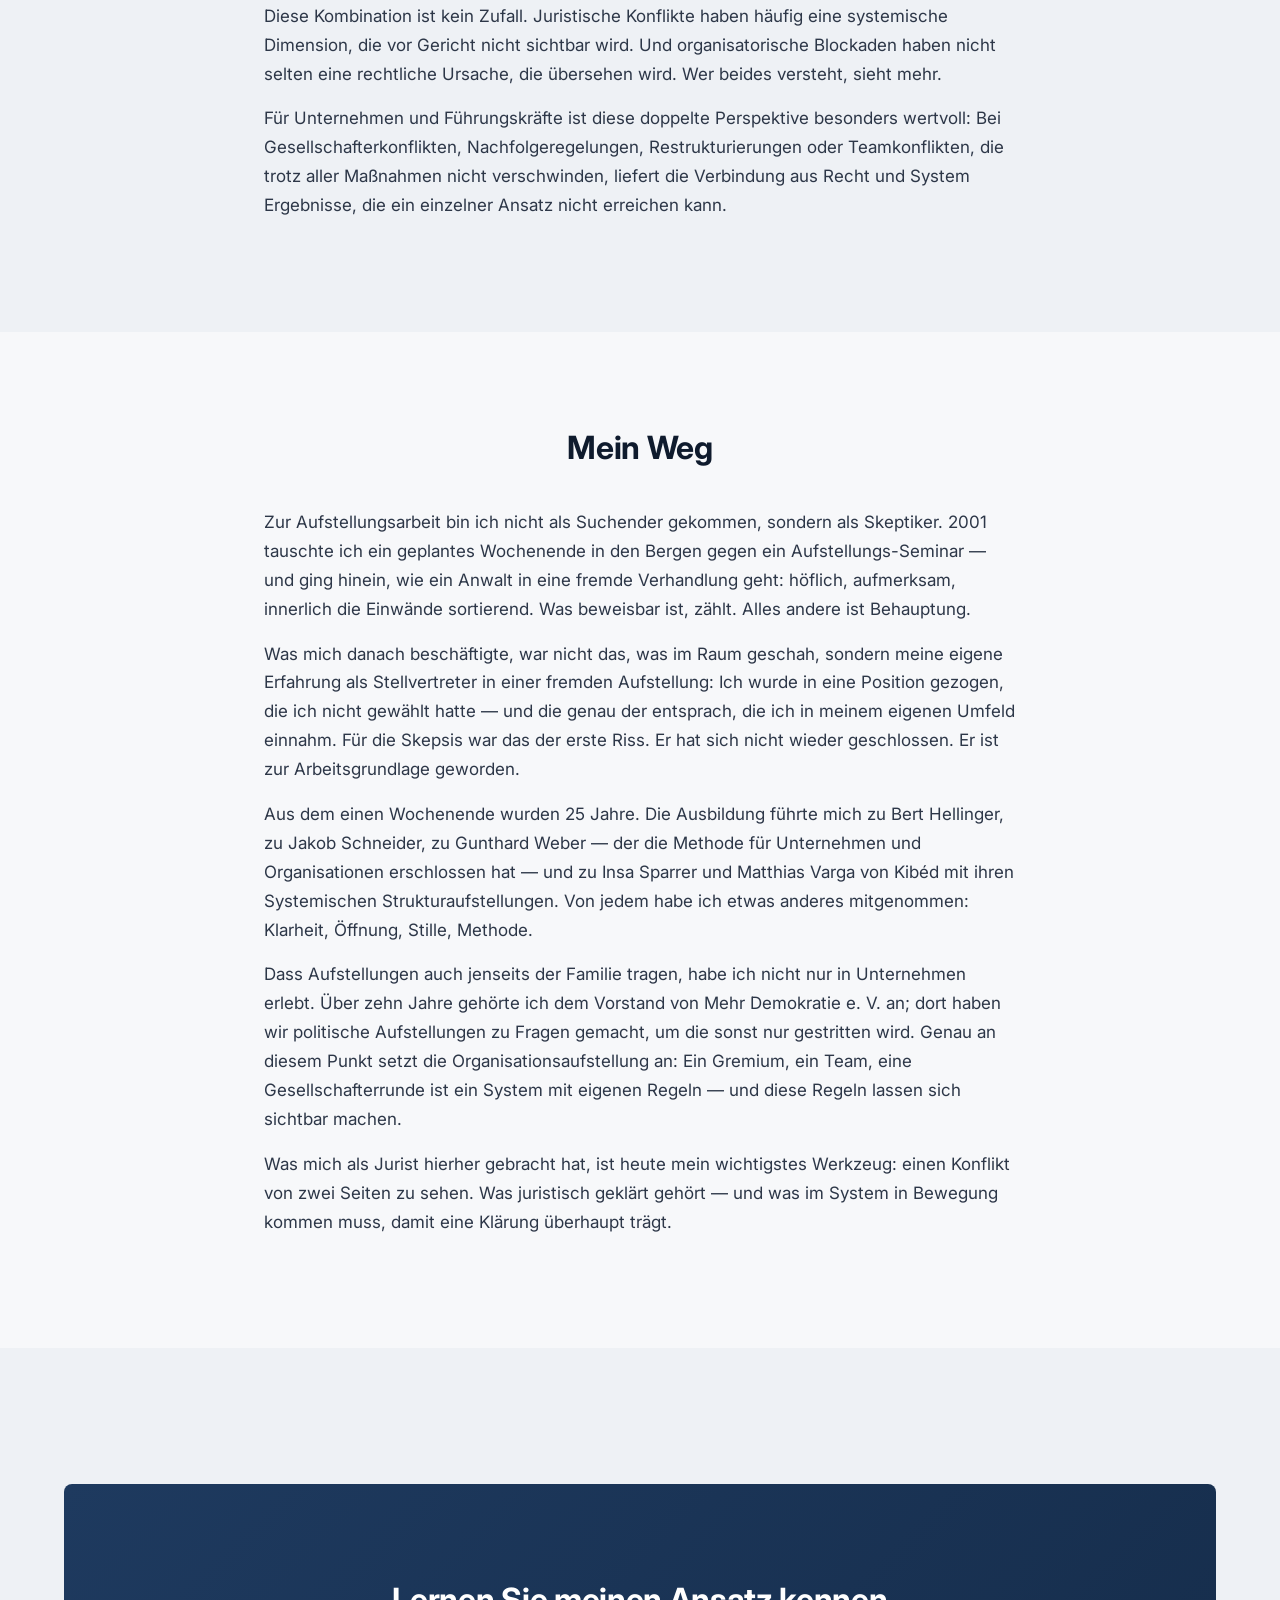
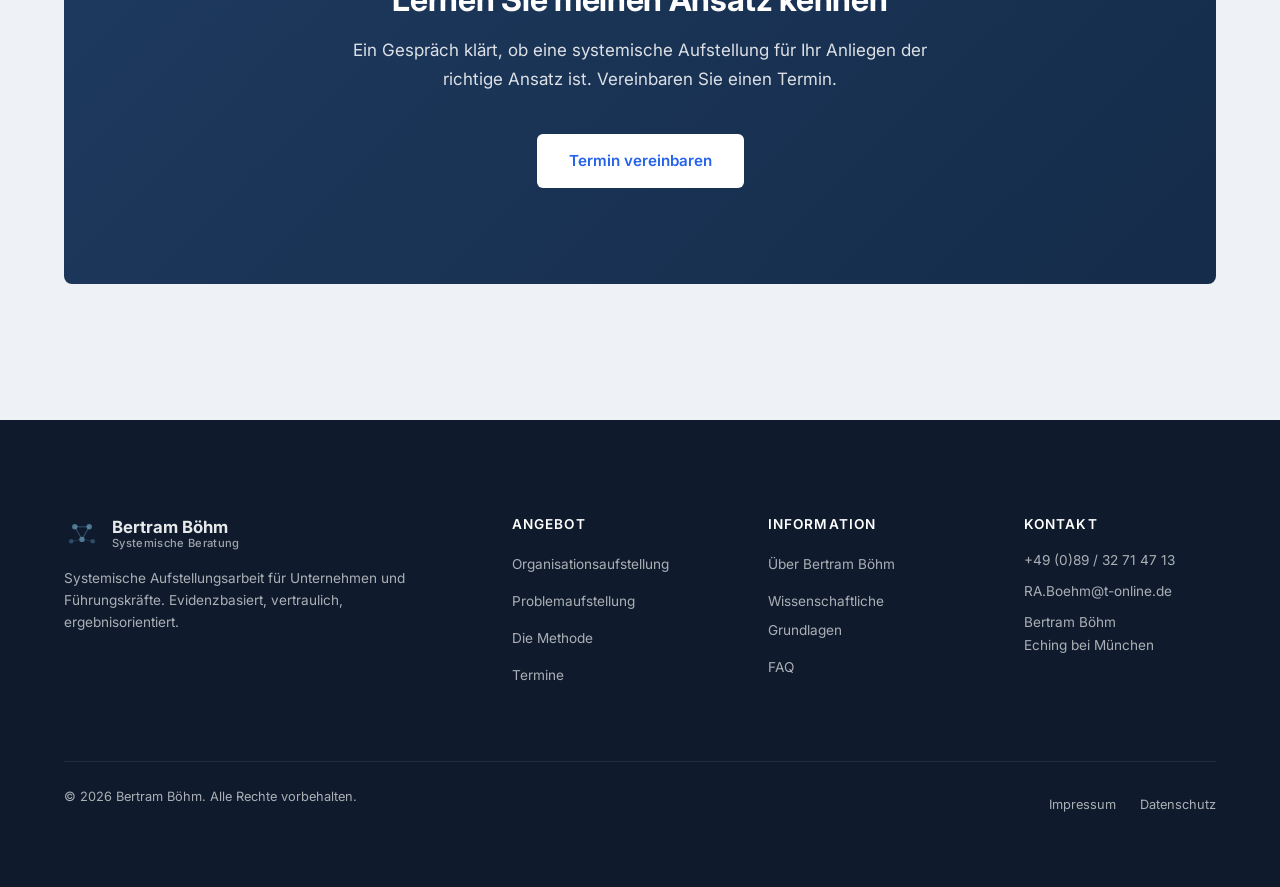
<file: ueber-mich.html>
<!DOCTYPE html>
<html lang="de">
<head>
  <meta charset="UTF-8">
  <meta name="viewport" content="width=device-width, initial-scale=1.0">
  <title>Über Bertram Böhm — Rechtsanwalt & Systemischer Berater | Systemische Beratung</title>
  <meta name="description" content="Bertram Böhm: Rechtsanwalt und systemischer Berater seit über 25 Jahren. Ausgebildet bei Hellinger, Schneider, Weber und Sparrer/Varga von Kibéd. Direkt, ergebnisorientiert, vertraulich.">
  <meta name="keywords" content="Bertram Böhm, Systemischer Berater, Rechtsanwalt, Organisationsaufstellung, Bert Hellinger, Gunthard Weber, München, Eching">
  <meta name="author" content="Bertram Böhm">
  <meta name="robots" content="index, follow">
  <link rel="canonical" href="https://boehm-organisationsaufstellungen.de/ueber-mich.html">

  <!-- Open Graph -->
  <meta property="og:title" content="Über Bertram Böhm — Rechtsanwalt & Systemischer Berater">
  <meta property="og:description" content="25 Jahre Praxis. Rechtsanwalt und systemischer Berater. Ausgebildet bei den Begründern der Methode. Direkt, ergebnisorientiert, vertraulich.">
  <meta property="og:type" content="profile">
  <meta property="og:url" content="https://boehm-organisationsaufstellungen.de/ueber-mich.html">
  <meta property="og:locale" content="de_DE">
  <meta property="og:site_name" content="Bertram Böhm — Systemische Beratung">

  <!-- Google Fonts -->
  <link rel="preconnect" href="https://fonts.googleapis.com">
  <link rel="preconnect" href="https://fonts.gstatic.com" crossorigin>
  <link href="https://fonts.googleapis.com/css2?family=Inter:wght@400;500;600;700&display=swap" rel="stylesheet">

  <!-- Styles -->
  <link rel="stylesheet" href="css/style.css">
</head>
<body>

  <!-- ======== Navigation ======== -->
  <nav class="nav" role="navigation" aria-label="Hauptnavigation">
    <div class="nav__inner">
      <a href="index.html" class="nav__logo" aria-label="Zur Startseite">
        <svg class="nav__logo-icon" viewBox="0 0 40 40" fill="none" xmlns="http://www.w3.org/2000/svg" aria-hidden="true">
          <circle cx="12" cy="12" r="3" fill="#2563EB" opacity="0.7"/>
          <circle cx="28" cy="12" r="3" fill="#2563EB" opacity="0.7"/>
          <circle cx="20" cy="26" r="3" fill="#2563EB" opacity="0.7"/>
          <circle cx="8" cy="28" r="2.5" fill="#1E3A5F" opacity="0.5"/>
          <circle cx="32" cy="28" r="2.5" fill="#1E3A5F" opacity="0.5"/>
          <line x1="12" y1="12" x2="28" y2="12" stroke="#2563EB" stroke-width="1.2" opacity="0.4"/>
          <line x1="12" y1="12" x2="20" y2="26" stroke="#2563EB" stroke-width="1.2" opacity="0.4"/>
          <line x1="28" y1="12" x2="20" y2="26" stroke="#2563EB" stroke-width="1.2" opacity="0.4"/>
          <line x1="8" y1="28" x2="20" y2="26" stroke="#1E3A5F" stroke-width="1" opacity="0.3"/>
          <line x1="32" y1="28" x2="20" y2="26" stroke="#1E3A5F" stroke-width="1" opacity="0.3"/>
          <line x1="8" y1="28" x2="12" y2="12" stroke="#1E3A5F" stroke-width="1" opacity="0.3"/>
          <line x1="32" y1="28" x2="28" y2="12" stroke="#1E3A5F" stroke-width="1" opacity="0.3"/>
        </svg>
        <div class="nav__logo-text">
          Bertram Böhm
          <span>Systemische Beratung</span>
        </div>
      </a>

      <ul class="nav__links">
        <li><a href="index.html">Startseite</a></li>
        <li><a href="organisationsaufstellung.html">Organisationsaufstellung</a></li>
        <li><a href="problemaufstellung.html">Problemaufstellung</a></li>
        <li><a href="methode.html">Die Methode</a></li>
        <li><a href="ueber-mich.html" class="active">Über Bertram Böhm</a></li>
        <li><a href="termine.html" class="nav__cta">Termin vereinbaren</a></li>
      </ul>

      <button class="nav__toggle" aria-label="Menü öffnen" aria-expanded="false">
        <span></span>
        <span></span>
        <span></span>
      </button>
    </div>
  </nav>

  <main>
  <!-- ======== Page Header ======== -->
  <header class="page-header">
    <div class="container">
      <nav class="page-header__breadcrumb" aria-label="Breadcrumb">
        <a href="index.html">Startseite</a> &rsaquo; Über Bertram Böhm
      </nav>
      <h1>Bertram Böhm</h1>
      <p>Rechtsanwalt. Systemischer Berater. 25 Jahre Praxis.</p>
    </div>
  </header>

  <!-- ======== 1. Intro Block ======== -->
  <section class="section">
    <div class="container">
      <div class="intro-block">
        <div class="intro-block__image">
          <img src="img/portrait-bertram.jpg" alt="Bertram Böhm — Rechtsanwalt und systemischer Berater" width="960" height="1200" loading="lazy">
        </div>
        <div class="intro-block__content">
          <h2>Erfahrung, die zählt</h2>
          <p>
            Bertram Böhm ist seit über 25 Jahren als systemischer Berater und Aufsteller tätig. Als zugelassener Rechtsanwalt verbindet er juristische Präzision mit systemischem Denken — eine Kombination, die im deutschsprachigen Raum selten ist.
          </p>
          <p>
            Seine Ausbildung absolvierte er direkt bei den Begründern und Weiterentwicklern der Methode: Bert Hellinger, Gunthard Weber sowie Insa Sparrer und Matthias Varga von Kibéd. Seine Praxis liegt in Eching bei München.
          </p>
          <blockquote>
            &bdquo;Ich arbeite direkt und ergebnisorientiert. Mein Ziel ist Veränderung, nicht nur Einsicht.&ldquo;
          </blockquote>
        </div>
      </div>
    </div>
  </section>

  <!-- ======== 2. Qualifikationen ======== -->
  <section class="section section--alt">
    <div class="container">
      <h2 class="text-center mb-lg">Qualifikationen</h2>

      <div class="card-grid">
        <div class="card">
          <div class="card__icon">
            <svg width="24" height="24" viewBox="0 0 24 24" fill="none" stroke="currentColor" stroke-width="2" stroke-linecap="round" stroke-linejoin="round" aria-hidden="true">
              <path d="M12 22s8-4 8-10V5l-8-3-8 3v7c0 6 8 10 8 10z"/>
            </svg>
          </div>
          <h3 class="card__title">Rechtsanwalt</h3>
          <p class="card__text">Zugelassen bei der Rechtsanwaltskammer München. Die juristische Ausbildung bildet das Fundament für strukturiertes, analytisches Arbeiten.</p>
        </div>

        <div class="card">
          <div class="card__icon">
            <svg width="24" height="24" viewBox="0 0 24 24" fill="none" stroke="currentColor" stroke-width="2" stroke-linecap="round" stroke-linejoin="round" aria-hidden="true">
              <circle cx="12" cy="12" r="10"/>
              <polyline points="12 6 12 12 16 14"/>
            </svg>
          </div>
          <h3 class="card__title">Systemischer Aufsteller seit über 25 Jahren</h3>
          <p class="card__text">Über 25 Jahre praktische Erfahrung in der systemischen Aufstellungsarbeit. Mehr als 200 durchgeführte Aufstellungen.</p>
        </div>

        <div class="card">
          <div class="card__icon">
            <svg width="24" height="24" viewBox="0 0 24 24" fill="none" stroke="currentColor" stroke-width="2" stroke-linecap="round" stroke-linejoin="round" aria-hidden="true">
              <path d="M20 21v-2a4 4 0 0 0-4-4H8a4 4 0 0 0-4 4v2"/>
              <circle cx="12" cy="7" r="4"/>
            </svg>
          </div>
          <h3 class="card__title">Ausbildung bei Bert Hellinger</h3>
          <p class="card__text">Direkte Ausbildung beim Begründer der Familienaufstellung. Fundiertes Verständnis der Grundprinzipien und deren Anwendung.</p>
        </div>

        <div class="card">
          <div class="card__icon">
            <svg width="24" height="24" viewBox="0 0 24 24" fill="none" stroke="currentColor" stroke-width="2" stroke-linecap="round" stroke-linejoin="round" aria-hidden="true">
              <circle cx="12" cy="12" r="10"/>
              <path d="M8 12h8"/>
              <path d="M12 8v8"/>
            </svg>
          </div>
          <h3 class="card__title">Ausbildung bei Jakob Schneider</h3>
          <p class="card__text">Eigene Aufstellungen, die zugleich Ausbildung waren. Von ihm stammt die Grundhaltung: Aufstellen ist keine Frage der Technik, sondern der inneren Öffnung des Leiters.</p>
        </div>

        <div class="card">
          <div class="card__icon">
            <svg width="24" height="24" viewBox="0 0 24 24" fill="none" stroke="currentColor" stroke-width="2" stroke-linecap="round" stroke-linejoin="round" aria-hidden="true">
              <rect x="2" y="7" width="20" height="14" rx="2" ry="2"/>
              <path d="M16 21V5a2 2 0 0 0-2-2h-4a2 2 0 0 0-2 2v16"/>
            </svg>
          </div>
          <h3 class="card__title">Ausbildung bei Gunthard Weber</h3>
          <p class="card__text">Spezialisierung in Organisationsaufstellung. Gunthard Weber hat die systemische Aufstellungsarbeit für Unternehmen und Organisationen erschlossen.</p>
        </div>

        <div class="card">
          <div class="card__icon">
            <svg width="24" height="24" viewBox="0 0 24 24" fill="none" stroke="currentColor" stroke-width="2" stroke-linecap="round" stroke-linejoin="round" aria-hidden="true">
              <polygon points="12 2 15.09 8.26 22 9.27 17 14.14 18.18 21.02 12 17.77 5.82 21.02 7 14.14 2 9.27 8.91 8.26 12 2"/>
            </svg>
          </div>
          <h3 class="card__title">Ausbildung bei Sparrer &amp; Varga von Kibéd</h3>
          <p class="card__text">Systemische Strukturaufstellungen (SySt). Methodisch formalisierter Ansatz, der Aufstellungsarbeit mit logisch-philosophischer Präzision verbindet.</p>
        </div>
      </div>
    </div>
  </section>

  <!-- ======== 3. Mein Ansatz ======== -->
  <section class="section">
    <div class="container">
      <h2 class="text-center mb-lg">Mein Ansatz</h2>
      <p class="text-center text-light mb-lg" style="max-width: 700px; margin-left: auto; margin-right: auto;">Drei Prinzipien, die meine Arbeit von anderen unterscheiden.</p>

      <div class="card-grid">
        <div class="card text-center">
          <div class="card__icon" style="margin-left: auto; margin-right: auto;">
            <svg width="24" height="24" viewBox="0 0 24 24" fill="none" stroke="currentColor" stroke-width="2" stroke-linecap="round" stroke-linejoin="round" aria-hidden="true">
              <path d="M12 22c5.523 0 10-4.477 10-10S17.523 2 12 2 2 6.477 2 12s4.477 10 10 10z"/>
              <path d="M12 16v-4"/>
              <path d="M12 8h.01"/>
            </svg>
          </div>
          <h3 class="card__title">Direkt</h3>
          <p class="card__text">Keine Umschweife, keine weichen Formulierungen. Ich benenne, was sich zeigt — klar, sachlich und ohne Beschönigung. Wer Veränderung will, braucht Klarheit, nicht Diplomatie.</p>
        </div>

        <div class="card text-center">
          <div class="card__icon" style="margin-left: auto; margin-right: auto;">
            <svg width="24" height="24" viewBox="0 0 24 24" fill="none" stroke="currentColor" stroke-width="2" stroke-linecap="round" stroke-linejoin="round" aria-hidden="true">
              <polyline points="13 17 18 12 13 7"/>
              <polyline points="6 17 11 12 6 7"/>
            </svg>
          </div>
          <h3 class="card__title">Ergebnisorientiert</h3>
          <p class="card__text">Mein Ziel ist Veränderung, nicht nur Einsicht. Eine Aufstellung ist kein Selbstzweck. Sie soll konkrete Handlungsoptionen liefern — für Entscheidungen, die anstehen.</p>
        </div>

        <div class="card text-center">
          <div class="card__icon" style="margin-left: auto; margin-right: auto;">
            <svg width="24" height="24" viewBox="0 0 24 24" fill="none" stroke="currentColor" stroke-width="2" stroke-linecap="round" stroke-linejoin="round" aria-hidden="true">
              <rect x="3" y="11" width="18" height="11" rx="2" ry="2"/>
              <path d="M7 11V7a5 5 0 0 1 10 0v4"/>
            </svg>
          </div>
          <h3 class="card__title">Vertraulich</h3>
          <p class="card__text">Als Rechtsanwalt unterliege ich der anwaltlichen Schweigepflicht. Diese gilt auch für meine Beratungstätigkeit. Was Sie mir anvertrauen, bleibt geschützt — rechtlich abgesichert, nicht nur versprochen.</p>
        </div>
      </div>
    </div>
  </section>

  <!-- ======== 4. Warum beides — Recht und System ======== -->
  <section class="section section--alt">
    <div class="container container--narrow">
      <h2>Warum beides — Recht und System</h2>
      <p>
        Als Rechtsanwalt bringe ich Ordnung in das Recht. Als systemischer Berater bringe ich Ordnung in Systeme. Die Grundkompetenz ist dieselbe: Klarheit schaffen, wo Komplexität herrscht.
      </p>
      <p>
        Diese Kombination ist kein Zufall. Juristische Konflikte haben häufig eine systemische Dimension, die vor Gericht nicht sichtbar wird. Und organisatorische Blockaden haben nicht selten eine rechtliche Ursache, die übersehen wird. Wer beides versteht, sieht mehr.
      </p>
      <p>
        Für Unternehmen und Führungskräfte ist diese doppelte Perspektive besonders wertvoll: Bei Gesellschafterkonflikten, Nachfolgeregelungen, Restrukturierungen oder Teamkonflikten, die trotz aller Maßnahmen nicht verschwinden, liefert die Verbindung aus Recht und System Ergebnisse, die ein einzelner Ansatz nicht erreichen kann.
      </p>
    </div>
  </section>

  <!-- ======== 5. Mein Weg ======== -->
  <!-- W5-Parität (18.09.): Platzhalter „[Wird nach persönlichem Gespräch ergänzt]“ ersetzt. Fakten 1:1 aus boehm-familienaufstellungen.de/ueber-mich.html, Ton für Führungskräfte verdichtet. Bertram-Frage: trägst du „Skeptiker“ als Einstieg? -->
  <section class="section">
    <div class="container container--narrow">
      <h2 class="text-center mb-lg">Mein Weg</h2>

      <p>Zur Aufstellungsarbeit bin ich nicht als Suchender gekommen, sondern als Skeptiker. 2001 tauschte ich ein geplantes Wochenende in den Bergen gegen ein Aufstellungs-Seminar &mdash; und ging hinein, wie ein Anwalt in eine fremde Verhandlung geht: höflich, aufmerksam, innerlich die Einwände sortierend. Was beweisbar ist, zählt. Alles andere ist Behauptung.</p>

      <p>Was mich danach beschäftigte, war nicht das, was im Raum geschah, sondern meine eigene Erfahrung als Stellvertreter in einer fremden Aufstellung: Ich wurde in eine Position gezogen, die ich nicht gewählt hatte &mdash; und die genau der entsprach, die ich in meinem eigenen Umfeld einnahm. Für die Skepsis war das der erste Riss. Er hat sich nicht wieder geschlossen. Er ist zur Arbeitsgrundlage geworden.</p>

      <p>Aus dem einen Wochenende wurden 25 Jahre. Die Ausbildung führte mich zu Bert Hellinger, zu Jakob Schneider, zu Gunthard Weber &mdash; der die Methode für Unternehmen und Organisationen erschlossen hat &mdash; und zu Insa Sparrer und Matthias Varga von Kibéd mit ihren Systemischen Strukturaufstellungen. Von jedem habe ich etwas anderes mitgenommen: Klarheit, Öffnung, Stille, Methode.</p>

      <p>Dass Aufstellungen auch jenseits der Familie tragen, habe ich nicht nur in Unternehmen erlebt. Über zehn Jahre gehörte ich dem Vorstand von Mehr Demokratie e.&nbsp;V. an; dort haben wir politische Aufstellungen zu Fragen gemacht, um die sonst nur gestritten wird. Genau an diesem Punkt setzt die Organisationsaufstellung an: Ein Gremium, ein Team, eine Gesellschafterrunde ist ein System mit eigenen Regeln &mdash; und diese Regeln lassen sich sichtbar machen.</p>

      <p>Was mich als Jurist hierher gebracht hat, ist heute mein wichtigstes Werkzeug: einen Konflikt von zwei Seiten zu sehen. Was juristisch geklärt gehört &mdash; und was im System in Bewegung kommen muss, damit eine Klärung überhaupt trägt.</p>
    </div>
  </section>

  <!-- ======== CTA Banner ======== -->
  <section class="section section--alt">
    <div class="container">
      <div class="cta-banner">
        <h2>Lernen Sie meinen Ansatz kennen</h2>
        <p>Ein Gespräch klärt, ob eine systemische Aufstellung für Ihr Anliegen der richtige Ansatz ist. Vereinbaren Sie einen Termin.</p>
        <a href="termine.html" class="btn btn--white">Termin vereinbaren</a>
      </div>
    </div>
  </section>

  </main>

  <!-- ======== Footer ======== -->
  <footer class="footer">
    <div class="container">
      <div class="footer__grid">

        <!-- Brand -->
        <div class="footer__brand">
          <a href="index.html" class="nav__logo" style="margin-bottom: 0.5rem;">
            <svg class="nav__logo-icon" viewBox="0 0 40 40" fill="none" xmlns="http://www.w3.org/2000/svg" aria-hidden="true">
              <circle cx="12" cy="12" r="3" fill="#6B9DBD" opacity="0.7"/>
              <circle cx="28" cy="12" r="3" fill="#6B9DBD" opacity="0.7"/>
              <circle cx="20" cy="26" r="3" fill="#6B9DBD" opacity="0.7"/>
              <circle cx="8" cy="28" r="2.5" fill="#4A7C9B" opacity="0.5"/>
              <circle cx="32" cy="28" r="2.5" fill="#4A7C9B" opacity="0.5"/>
              <line x1="12" y1="12" x2="28" y2="12" stroke="#6B9DBD" stroke-width="1.2" opacity="0.4"/>
              <line x1="12" y1="12" x2="20" y2="26" stroke="#6B9DBD" stroke-width="1.2" opacity="0.4"/>
              <line x1="28" y1="12" x2="20" y2="26" stroke="#6B9DBD" stroke-width="1.2" opacity="0.4"/>
              <line x1="8" y1="28" x2="20" y2="26" stroke="#4A7C9B" stroke-width="1" opacity="0.3"/>
              <line x1="32" y1="28" x2="20" y2="26" stroke="#4A7C9B" stroke-width="1" opacity="0.3"/>
            </svg>
            <div class="nav__logo-text" style="color: rgba(255,255,255,0.9);">
              Bertram Böhm
              <span style="color: rgba(255,255,255,0.6);">Systemische Beratung</span>
            </div>
          </a>
          <p>Systemische Aufstellungsarbeit für Unternehmen und Führungskräfte. Evidenzbasiert, vertraulich, ergebnisorientiert.</p>
        </div>

        <!-- Angebot -->
        <div>
          <h4 class="footer__heading">Angebot</h4>
          <ul class="footer__links">
            <li><a href="organisationsaufstellung.html">Organisationsaufstellung</a></li>
            <li><a href="problemaufstellung.html">Problemaufstellung</a></li>
            <li><a href="methode.html">Die Methode</a></li>
            <li><a href="termine.html">Termine</a></li>
          </ul>
        </div>

        <!-- Information -->
        <div>
          <h4 class="footer__heading">Information</h4>
          <ul class="footer__links">
            <li><a href="ueber-mich.html">Über Bertram Böhm</a></li>
            <li><a href="methode.html">Wissenschaftliche Grundlagen</a></li>
            <li><a href="methode.html#faq">FAQ</a></li>
          </ul>
        </div>

        <!-- Kontakt -->
        <div>
          <h4 class="footer__heading">Kontakt</h4>
          <div class="footer__contact-info">
            <a href="tel:+498932714713">+49 (0)89 / 32 71 47 13</a>
            <a href="mailto:RA.Boehm@t-online.de">RA.Boehm@t-online.de</a>
            <p>Bertram Böhm<br>Eching bei München</p>
          </div>
        </div>

      </div>

      <div class="footer__bottom">
        <p>&copy; 2026 Bertram Böhm. Alle Rechte vorbehalten.</p>
        <div class="footer__legal">
          <a href="impressum.html">Impressum</a>
          <a href="datenschutz.html">Datenschutz</a>
        </div>
      </div>
    </div>
  </footer>

  <!-- Scripts -->
  <script src="js/main.js"></script>
</body>
</html>
</file>
<file: css/style.css>
/* ========================================
   Bertram Böhm — Systemische Aufstellungen für Unternehmen
   Business Design System
   ======================================== */

/* --- CSS Custom Properties (Business Palette) --- */
:root {
  /* Colors — Corporate: Navy, Steel, Silver */
  --color-primary: #1E3A5F;
  --color-primary-light: #2C5282;
  --color-primary-dark: #152C4A;
  --color-secondary: #4A7C9B;
  --color-secondary-light: #6B9DBD;
  --color-accent-warm: #C9D1DA;
  --color-accent-warm-light: #DDE3EA;
  --color-accent-dark: #0F1B2D;
  --color-background: #F7F8FA;
  --color-background-alt: #EEF1F5;
  --color-text: #2D3748;
  --color-text-light: #5A6577;
  --color-cta: #2563EB;
  --color-cta-hover: #1D4ED8;
  --color-white: #FFFFFF;
  --color-border: #D5DAE1;

  /* Typography — Sans-serif heading for corporate feel */
  --font-heading: 'Inter', system-ui, -apple-system, sans-serif;
  --font-body: 'Inter', system-ui, -apple-system, sans-serif;

  /* Spacing */
  --space-xs: 0.5rem;
  --space-sm: 1rem;
  --space-md: 1.5rem;
  --space-lg: 2.5rem;
  --space-xl: 4rem;
  --space-2xl: 6rem;

  /* Sizing */
  --max-width: 1200px;
  --max-width-narrow: 800px;

  /* Transitions */
  --transition: 0.3s ease;

  /* Shadows */
  --shadow-sm: 0 1px 3px rgba(15, 27, 45, 0.06), 0 1px 2px rgba(15, 27, 45, 0.04);
  --shadow-md: 0 4px 12px rgba(15, 27, 45, 0.08);
  --shadow-lg: 0 10px 30px rgba(15, 27, 45, 0.1);
}

/* --- Reset & Base --- */
*,
*::before,
*::after {
  box-sizing: border-box;
  margin: 0;
  padding: 0;
}

html {
  font-size: 100%;
  scroll-behavior: smooth;
  -webkit-font-smoothing: antialiased;
  -moz-osx-font-smoothing: grayscale;
  overflow-x: hidden;
}

body {
  overflow-x: hidden;
}

body {
  font-family: var(--font-body);
  font-size: 1.0625rem;
  line-height: 1.7;
  color: var(--color-text);
  background-color: var(--color-background);
}

img {
  max-width: 100%;
  height: auto;
  display: block;
}

a {
  color: var(--color-cta);
  text-decoration: none;
  transition: color var(--transition);
}

a:hover {
  color: var(--color-cta-hover);
}

/* --- Typography --- */
h1, h2, h3, h4 {
  font-family: var(--font-heading);
  color: var(--color-accent-dark);
  line-height: 1.25;
  font-weight: 700;
  letter-spacing: -0.01em;
}

h1 {
  font-size: 2.75rem;
  margin-bottom: var(--space-md);
}

h2 {
  font-size: 2rem;
  margin-bottom: var(--space-md);
}

h3 {
  font-size: 1.5rem;
  margin-bottom: var(--space-sm);
}

h4 {
  font-size: 1.25rem;
  margin-bottom: var(--space-xs);
}

p {
  margin-bottom: var(--space-sm);
}

blockquote {
  font-family: var(--font-body);
  font-weight: 500;
  font-size: 1.2rem;
  color: var(--color-primary);
  border-left: 3px solid var(--color-cta);
  padding: var(--space-sm) var(--space-md);
  margin: var(--space-lg) 0;
  background: rgba(37, 99, 235, 0.04);
  border-radius: 0 6px 6px 0;
}

/* --- Layout --- */
.container {
  max-width: var(--max-width);
  margin: 0 auto;
  padding: 0 var(--space-md);
}

.container--narrow {
  max-width: var(--max-width-narrow);
}

.section {
  padding: var(--space-2xl) 0;
}

.section--alt {
  background-color: var(--color-background-alt);
}

.section--primary {
  background-color: var(--color-primary);
  color: var(--color-white);
}

.section--primary h2,
.section--primary h3,
.section--primary h4 {
  color: var(--color-white);
}

/* Geometric divider instead of wave */
.wave-divider {
  width: 100%;
  overflow: hidden;
  line-height: 0;
}

.wave-divider svg {
  display: block;
  width: 100%;
  height: 60px;
}

.wave-divider--flip {
  transform: rotate(180deg);
}

/* --- Navigation --- */
.nav {
  position: fixed;
  top: 0;
  left: 0;
  right: 0;
  z-index: 1000;
  background: rgba(255, 255, 255, 0.97);
  -webkit-backdrop-filter: blur(12px);
  backdrop-filter: blur(12px);
  border-bottom: 1px solid var(--color-border);
  transition: box-shadow var(--transition);
}

.nav--scrolled {
  box-shadow: var(--shadow-sm);
}

.nav__inner {
  display: flex;
  align-items: center;
  justify-content: space-between;
  max-width: var(--max-width);
  margin: 0 auto;
  padding: 0.75rem var(--space-md);
}

.nav__logo {
  display: flex;
  align-items: center;
  gap: 0.75rem;
  text-decoration: none;
  color: var(--color-accent-dark);
}

.nav__logo-icon {
  width: 36px;
  height: 36px;
}

.nav__logo-text {
  font-family: var(--font-heading);
  font-size: 1.05rem;
  font-weight: 700;
  line-height: 1.2;
}

.nav__logo-text span {
  display: block;
  font-size: 0.7rem;
  font-weight: 500;
  color: var(--color-text-light);
  letter-spacing: 0.03em;
}

.nav__links {
  display: flex;
  align-items: center;
  gap: var(--space-md);
  list-style: none;
}

.nav__links a {
  color: var(--color-text);
  font-size: 0.9rem;
  font-weight: 500;
  padding: 0.5rem 0;
  position: relative;
  transition: color var(--transition);
}

.nav__links a::after {
  content: '';
  position: absolute;
  bottom: 0;
  left: 0;
  width: 0;
  height: 2px;
  background: var(--color-cta);
  transition: width var(--transition);
}

.nav__links a:hover,
.nav__links a.active {
  color: var(--color-cta);
}

.nav__links a:hover::after,
.nav__links a.active::after {
  width: 100%;
}

.nav__cta {
  background: var(--color-cta);
  color: var(--color-white) !important;
  padding: 0.5rem 1.25rem !important;
  border-radius: 6px;
  font-weight: 600 !important;
  transition: background var(--transition) !important;
}

.nav__cta::after {
  display: none !important;
}

.nav__cta:hover {
  background: var(--color-cta-hover) !important;
  color: var(--color-white) !important;
}

/* Mobile menu */
.nav__toggle {
  display: none;
  background: none;
  border: none;
  cursor: pointer;
  padding: 0.5rem;
  -webkit-tap-highlight-color: transparent;
}

.nav__toggle span {
  display: block;
  width: 24px;
  height: 2px;
  background: var(--color-accent-dark);
  margin: 6px 0;
  transition: transform var(--transition), opacity var(--transition);
  transform-origin: center;
}

.nav__toggle.active span:nth-child(1) {
  transform: translateY(8px) rotate(45deg);
}

.nav__toggle.active span:nth-child(2) {
  opacity: 0;
}

.nav__toggle.active span:nth-child(3) {
  transform: translateY(-8px) rotate(-45deg);
}

/* Mobile nav overlay */
.nav__overlay {
  display: none;
  position: fixed;
  inset: 0;
  background: rgba(0, 0, 0, 0.4);
  z-index: 999;
  opacity: 0;
  transition: opacity var(--transition);
}

.nav__overlay.visible {
  display: block;
  opacity: 1;
}

/* Body scroll lock when mobile nav is open */
body.nav-open {
  overflow: hidden;
}

/* --- Hero --- */
.hero {
  padding: 10rem 0 6rem;
  background:
    linear-gradient(90deg, rgba(247, 248, 250, 0.97) 0%, rgba(247, 248, 250, 0.92) 38%, rgba(247, 248, 250, 0.78) 72%, rgba(247, 248, 250, 0.70) 100%),
    url('../img/hero-raum.jpg') center 28% / cover no-repeat;
  position: relative;
  overflow: hidden;
}

.hero::before {
  content: '';
  position: absolute;
  top: 10%;
  right: -5%;
  width: 600px;
  height: 600px;
  border-radius: 50%;
  background: radial-gradient(circle, rgba(37, 99, 235, 0.03) 0%, transparent 70%);
  pointer-events: none;
}

.hero__content {
  max-width: 680px;
}

.hero__tagline {
  font-family: var(--font-body);
  font-size: 0.85rem;
  font-weight: 600;
  letter-spacing: 0.12em;
  text-transform: uppercase;
  color: var(--color-cta);
  margin-bottom: var(--space-sm);
}

.hero__title {
  font-size: 3rem;
  line-height: 1.15;
  margin-bottom: var(--space-md);
  color: var(--color-accent-dark);
  letter-spacing: -0.02em;
}

.hero__subtitle {
  font-size: 1.2rem;
  color: var(--color-text-light);
  line-height: 1.65;
  margin-bottom: var(--space-lg);
}

.hero__actions {
  display: flex;
  gap: var(--space-sm);
  flex-wrap: wrap;
}

/* --- Buttons --- */
.btn {
  display: inline-flex;
  align-items: center;
  gap: 0.5rem;
  padding: 0.875rem 2rem;
  border-radius: 6px;
  font-family: var(--font-body);
  font-size: 0.95rem;
  font-weight: 600;
  text-decoration: none;
  cursor: pointer;
  border: none;
  transition: all var(--transition);
}

.btn--primary {
  background: var(--color-cta);
  color: var(--color-white);
}

.btn--primary:hover {
  background: var(--color-cta-hover);
  color: var(--color-white);
  transform: translateY(-2px);
  box-shadow: 0 4px 12px rgba(37, 99, 235, 0.3);
}

.btn--secondary {
  background: transparent;
  color: var(--color-primary);
  border: 2px solid var(--color-primary);
}

.btn--secondary:hover {
  background: var(--color-primary);
  color: var(--color-white);
  transform: translateY(-2px);
}

.btn--white {
  background: var(--color-white);
  color: var(--color-cta);
}

.btn--white:hover {
  background: var(--color-background);
  color: var(--color-cta-hover);
  transform: translateY(-2px);
}

/* --- Cards --- */
.card-grid {
  display: grid;
  grid-template-columns: repeat(auto-fit, minmax(320px, 1fr));
  gap: var(--space-lg);
}

.card {
  background: var(--color-white);
  border-radius: 8px;
  padding: var(--space-lg);
  box-shadow: var(--shadow-sm);
  transition: all var(--transition);
  border: 1px solid var(--color-border);
}

.card:hover {
  transform: translateY(-4px);
  box-shadow: var(--shadow-md);
  border-color: rgba(37, 99, 235, 0.2);
}

.card__icon {
  width: 48px;
  height: 48px;
  background: rgba(37, 99, 235, 0.08);
  border-radius: 8px;
  display: flex;
  align-items: center;
  justify-content: center;
  margin-bottom: var(--space-md);
  color: var(--color-cta);
  font-size: 1.25rem;
}

.card__title {
  font-family: var(--font-heading);
  font-size: 1.25rem;
  margin-bottom: var(--space-sm);
  color: var(--color-accent-dark);
}

.card__text {
  color: var(--color-text-light);
  margin-bottom: var(--space-md);
  font-size: 0.95rem;
}

.card__link {
  font-weight: 600;
  display: inline-flex;
  align-items: center;
  gap: 0.5rem;
  font-size: 0.9rem;
}

.card__link::after {
  content: '\2192';
  transition: transform var(--transition);
}

.card__link:hover::after {
  transform: translateX(4px);
}

/* --- USP Grid --- */
.usp-grid {
  grid-template-columns: repeat(auto-fit, minmax(280px, 1fr));
}

.usp-grid .card {
  padding: var(--space-md) var(--space-lg);
}

.usp-grid .card__title {
  font-size: 1.1rem;
}

.usp-grid .card__text {
  font-size: 0.9rem;
}

/* --- Intro / About Block --- */
.intro-block {
  display: grid;
  grid-template-columns: 1fr 1fr;
  gap: var(--space-2xl);
  align-items: center;
}

.intro-block__image {
  border-radius: 8px;
  overflow: hidden;
  background: var(--color-background-alt);
  aspect-ratio: 4/5;
  display: flex;
  align-items: center;
  justify-content: center;
  color: var(--color-text-light);
  font-style: italic;
  border: 1px solid var(--color-border);
}

.intro-block__image img {
  width: 100%;
  height: 100%;
  object-fit: cover;
  display: block;
}

.intro-block__content h2 {
  margin-bottom: var(--space-sm);
}

.intro-block__meta {
  display: flex;
  gap: var(--space-lg);
  margin-top: var(--space-lg);
}

.intro-block__stat {
  text-align: center;
}

.intro-block__stat-number {
  display: block;
  font-family: var(--font-heading);
  font-size: 2.5rem;
  font-weight: 700;
  color: var(--color-cta);
  line-height: 1;
}

.intro-block__stat-label {
  font-size: 0.8rem;
  color: var(--color-text-light);
  margin-top: 0.25rem;
}

/* --- Termine (Dates) --- */
.termin-list {
  display: flex;
  flex-direction: column;
  gap: var(--space-sm);
}

.termin-item {
  display: flex;
  align-items: center;
  gap: var(--space-md);
  background: var(--color-white);
  border-radius: 8px;
  padding: var(--space-md) var(--space-lg);
  border: 1px solid var(--color-border);
  transition: all var(--transition);
}

.termin-item:hover {
  box-shadow: var(--shadow-sm);
  border-color: rgba(37, 99, 235, 0.2);
}

.termin-item__date {
  flex-shrink: 0;
  text-align: center;
  background: var(--color-primary);
  color: var(--color-white);
  border-radius: 6px;
  padding: 0.75rem 1rem;
  min-width: 80px;
}

.termin-item__day {
  display: block;
  font-size: 1.75rem;
  font-weight: 700;
  font-family: var(--font-heading);
  line-height: 1;
}

.termin-item__month {
  display: block;
  font-size: 0.75rem;
  text-transform: uppercase;
  letter-spacing: 0.08em;
  margin-top: 0.25rem;
  font-weight: 500;
}

.termin-item__info {
  flex: 1;
}

.termin-item__title {
  font-weight: 600;
  color: var(--color-accent-dark);
}

.termin-item__detail {
  font-size: 0.85rem;
  color: var(--color-text-light);
}

.termin-item__cta {
  flex-shrink: 0;
}

/* --- Testimonials --- */
.testimonial-grid {
  display: grid;
  grid-template-columns: repeat(auto-fit, minmax(300px, 1fr));
  gap: var(--space-lg);
}

.testimonial {
  background: var(--color-white);
  border-radius: 8px;
  padding: var(--space-lg);
  border: 1px solid var(--color-border);
  position: relative;
}

.testimonial::before {
  content: '\201E';
  font-family: var(--font-heading);
  font-size: 3.5rem;
  color: var(--color-cta);
  line-height: 1;
  position: absolute;
  top: var(--space-sm);
  left: var(--space-md);
  opacity: 0.2;
}

.testimonial__text {
  font-style: normal;
  color: var(--color-text);
  margin-bottom: var(--space-md);
  position: relative;
  z-index: 1;
  font-size: 0.95rem;
}

.testimonial__author {
  font-weight: 600;
  font-size: 0.85rem;
  color: var(--color-primary);
}

/* --- Pricing --- */
.pricing-grid {
  display: grid;
  grid-template-columns: repeat(auto-fit, minmax(280px, 1fr));
  gap: var(--space-lg);
}

.pricing-card {
  background: var(--color-white);
  border-radius: 8px;
  padding: var(--space-lg);
  border: 1px solid var(--color-border);
  text-align: center;
  transition: all var(--transition);
}

.pricing-card--featured {
  border-color: var(--color-cta);
  box-shadow: var(--shadow-md);
  position: relative;
}

.pricing-card--featured::before {
  content: 'Empfohlen';
  position: absolute;
  top: -14px;
  left: 50%;
  transform: translateX(-50%);
  background: var(--color-cta);
  color: var(--color-white);
  padding: 0.25rem 1rem;
  border-radius: 4px;
  font-size: 0.75rem;
  font-weight: 600;
  letter-spacing: 0.05em;
  text-transform: uppercase;
}

.pricing-card__title {
  font-family: var(--font-heading);
  font-size: 1.2rem;
  color: var(--color-accent-dark);
  margin-bottom: var(--space-sm);
}

.pricing-card__price {
  font-size: 2.5rem;
  font-weight: 700;
  font-family: var(--font-heading);
  color: var(--color-primary);
  margin-bottom: var(--space-xs);
}

.pricing-card__price span {
  font-size: 1rem;
  font-weight: 400;
  color: var(--color-text-light);
}

.pricing-card__desc {
  color: var(--color-text-light);
  margin-bottom: var(--space-md);
  font-size: 0.9rem;
}

.pricing-card__features {
  list-style: none;
  text-align: left;
  margin-bottom: var(--space-lg);
}

.pricing-card__features li {
  padding: 0.5rem 0;
  border-bottom: 1px solid var(--color-border);
  font-size: 0.9rem;
  display: flex;
  align-items: flex-start;
  gap: 0.5rem;
}

.pricing-card__features li::before {
  content: '\2713';
  color: var(--color-cta);
  font-weight: 700;
  flex-shrink: 0;
}

/* --- FAQ Accordion --- */
.faq-list {
  max-width: var(--max-width-narrow);
  margin: 0 auto;
}

.faq-item {
  border-bottom: 1px solid var(--color-border);
}

.faq-item__question {
  width: 100%;
  background: none;
  border: none;
  text-align: left;
  padding: var(--space-md) 0;
  font-family: var(--font-heading);
  font-size: 1.1rem;
  font-weight: 600;
  color: var(--color-accent-dark);
  cursor: pointer;
  display: flex;
  justify-content: space-between;
  align-items: center;
  gap: var(--space-sm);
  transition: color var(--transition);
}

.faq-item__question:hover {
  color: var(--color-cta);
}

.faq-item__question::after {
  content: '+';
  font-size: 1.5rem;
  color: var(--color-cta);
  flex-shrink: 0;
  transition: transform var(--transition);
}

.faq-item.active .faq-item__question::after {
  transform: rotate(45deg);
}

.faq-item__answer {
  max-height: 0;
  overflow: hidden;
  transition: max-height 0.4s ease, padding 0.4s ease;
}

.faq-item.active .faq-item__answer {
  max-height: 500px;
  padding-bottom: var(--space-md);
}

.faq-item__answer p {
  color: var(--color-text-light);
}

/* --- CTA Banner --- */
.cta-banner {
  background: linear-gradient(135deg, var(--color-primary) 0%, var(--color-primary-dark) 100%);
  color: var(--color-white);
  text-align: center;
  padding: var(--space-2xl) var(--space-md);
  border-radius: 8px;
  margin: var(--space-lg) 0;
}

.cta-banner h2 {
  color: var(--color-white);
  margin-bottom: var(--space-sm);
}

.cta-banner p {
  opacity: 0.85;
  max-width: 600px;
  margin: 0 auto var(--space-lg);
}

/* --- Footer --- */
.footer {
  background: var(--color-accent-dark);
  color: rgba(255, 255, 255, 0.65);
  padding: var(--space-2xl) 0 var(--space-lg);
}

.footer a {
  color: rgba(255, 255, 255, 0.65);
  transition: color var(--transition);
}

.footer a:hover {
  color: var(--color-white);
}

.footer__grid {
  display: grid;
  grid-template-columns: 2fr 1fr 1fr 1fr;
  gap: var(--space-xl);
  margin-bottom: var(--space-xl);
}

.footer__brand p {
  margin-top: var(--space-sm);
  font-size: 0.85rem;
  line-height: 1.6;
}

.footer__heading {
  color: var(--color-white);
  font-family: var(--font-heading);
  font-size: 0.85rem;
  font-weight: 600;
  margin-bottom: var(--space-sm);
  text-transform: uppercase;
  letter-spacing: 0.08em;
}

.footer__links {
  list-style: none;
}

.footer__links li {
  margin-bottom: 0.5rem;
}

.footer__links a {
  font-size: 0.85rem;
}

.footer__contact-info {
  font-size: 0.85rem;
}

.footer__contact-info a {
  display: block;
  margin-bottom: 0.5rem;
}

.footer__bottom {
  border-top: 1px solid rgba(255, 255, 255, 0.08);
  padding-top: var(--space-md);
  display: flex;
  justify-content: space-between;
  align-items: center;
  font-size: 0.8rem;
}

.footer__legal {
  display: flex;
  gap: var(--space-md);
}

/* --- Forms --- */
.form-group {
  margin-bottom: var(--space-md);
}

.form-group label {
  display: block;
  font-weight: 600;
  font-size: 0.85rem;
  margin-bottom: 0.5rem;
  color: var(--color-accent-dark);
}

.form-group input,
.form-group textarea,
.form-group select {
  width: 100%;
  padding: 0.75rem 1rem;
  border: 1px solid var(--color-border);
  border-radius: 6px;
  font-family: var(--font-body);
  font-size: 0.95rem;
  color: var(--color-text);
  background: var(--color-white);
  transition: border-color var(--transition), box-shadow var(--transition);
}

.form-group input:focus,
.form-group textarea:focus,
.form-group select:focus {
  outline: none;
  border-color: var(--color-cta);
  box-shadow: 0 0 0 3px rgba(37, 99, 235, 0.12);
}

.form-group textarea {
  min-height: 150px;
  resize: vertical;
}

/* --- Form rows & choice cards (Anmeldung) --- */
.form-row {
  display: grid;
  grid-template-columns: 1fr 1fr;
  gap: 0 var(--space-sm);
}
.form-row--plz { grid-template-columns: 1fr 2fr; }
@media (max-width: 520px) {
  .form-row, .form-row--plz { grid-template-columns: 1fr; }
}

.form-choice {
  border: 0;
  padding: 0;
  margin: 0 0 var(--space-md);
  min-width: 0;
}
.form-choice legend {
  font-weight: 600;
  font-size: 0.9rem;
  margin-bottom: 0.5rem;
  color: var(--color-accent-dark);
  padding: 0;
}
.form-group .choice-card {
  display: flex;
  align-items: flex-start;
  gap: 0.75rem;
  padding: 1rem;
  margin-bottom: 0.5rem;
  border: 1px solid var(--color-border);
  border-radius: 8px;
  background: var(--color-white);
  cursor: pointer;
  font-weight: 400;
  transition: border-color var(--transition), box-shadow var(--transition);
}
.form-group .choice-card input {
  width: auto;
  margin-top: 0.2rem;
  accent-color: var(--color-primary);
  flex-shrink: 0;
}
.choice-card__body { display: flex; flex-direction: column; gap: 0.2rem; }
.choice-card__title { font-weight: 600; color: var(--color-accent-dark); }
.choice-card__desc { font-size: 0.9rem; color: var(--color-text-light); }
.form-group .choice-card:hover { border-color: var(--color-primary-light); }
.form-group .choice-card:has(input:checked) {
  border-color: var(--color-primary);
  box-shadow: 0 0 0 3px color-mix(in srgb, var(--color-primary) 15%, transparent);
}
.form-group .choice-card:has(input:focus-visible) { outline: 2px solid var(--color-primary); outline-offset: 2px; }

/* --- Utility Classes --- */
.text-center { text-align: center; }
.text-primary { color: var(--color-primary); }
.text-light { color: var(--color-text-light); }

.mt-sm { margin-top: var(--space-sm); }
.mt-md { margin-top: var(--space-md); }
.mt-lg { margin-top: var(--space-lg); }
.mt-xl { margin-top: var(--space-xl); }
.mb-sm { margin-bottom: var(--space-sm); }
.mb-md { margin-bottom: var(--space-md); }
.mb-lg { margin-bottom: var(--space-lg); }
.mb-xl { margin-bottom: var(--space-xl); }

.sr-only {
  position: absolute;
  width: 1px;
  height: 1px;
  padding: 0;
  margin: -1px;
  overflow: hidden;
  clip: rect(0, 0, 0, 0);
  border: 0;
}

/* --- Page Header (for subpages) --- */
.page-header {
  padding: 8rem 0 3rem;
  background: linear-gradient(170deg, var(--color-background) 0%, var(--color-background-alt) 100%);
}

.page-header__breadcrumb {
  font-size: 0.8rem;
  color: var(--color-text-light);
  margin-bottom: var(--space-sm);
}

.page-header__breadcrumb a {
  color: var(--color-text-light);
}

.page-header__breadcrumb a:hover {
  color: var(--color-cta);
}

.page-header h1 {
  max-width: 700px;
}

.page-header p {
  max-width: 600px;
  color: var(--color-text-light);
  font-size: 1.1rem;
}

/* --- Content Grid (text + sidebar) --- */
.content-grid {
  display: grid;
  grid-template-columns: 1fr 340px;
  gap: var(--space-2xl);
}

.content-main h2 {
  margin-top: var(--space-xl);
}

.content-main h2:first-child {
  margin-top: 0;
}

.sidebar {
  position: sticky;
  top: 100px;
  align-self: start;
}

.sidebar-box {
  background: var(--color-white);
  border-radius: 8px;
  padding: var(--space-lg);
  border: 1px solid var(--color-border);
  margin-bottom: var(--space-md);
}

.sidebar-box__title {
  font-family: var(--font-heading);
  font-size: 1rem;
  font-weight: 600;
  color: var(--color-accent-dark);
  margin-bottom: var(--space-sm);
}

/* --- Two Column Layout --- */
.two-col {
  display: grid;
  grid-template-columns: 1fr 1fr;
  gap: var(--space-xl);
  align-items: center;
}

.two-col--reverse .two-col__content {
  order: -1;
}

/* --- Feature List --- */
.feature-list {
  list-style: none;
}

.feature-list li {
  padding: var(--space-sm) 0;
  border-bottom: 1px solid var(--color-border);
  display: flex;
  align-items: flex-start;
  gap: var(--space-sm);
  font-size: 0.95rem;
}

.feature-list li::before {
  content: '';
  width: 6px;
  height: 6px;
  background: var(--color-cta);
  border-radius: 2px;
  flex-shrink: 0;
  margin-top: 0.6rem;
}

/* --- Article / Blog --- */
.article-grid {
  display: grid;
  grid-template-columns: repeat(auto-fit, minmax(340px, 1fr));
  gap: var(--space-lg);
}

.article-card {
  background: var(--color-white);
  border-radius: 8px;
  overflow: hidden;
  border: 1px solid var(--color-border);
  transition: all var(--transition);
}

.article-card:hover {
  transform: translateY(-4px);
  box-shadow: var(--shadow-md);
}

.article-card__image {
  height: 180px;
  background: linear-gradient(135deg, var(--color-primary), var(--color-secondary));
  display: flex;
  align-items: center;
  justify-content: center;
  color: var(--color-white);
  font-size: 2.5rem;
}

.article-card__body {
  padding: var(--space-md);
}

.article-card__tag {
  display: inline-block;
  font-size: 0.7rem;
  font-weight: 600;
  text-transform: uppercase;
  letter-spacing: 0.08em;
  color: var(--color-cta);
  background: rgba(37, 99, 235, 0.08);
  padding: 0.2rem 0.6rem;
  border-radius: 4px;
  margin-bottom: var(--space-sm);
}

.article-card__title {
  font-family: var(--font-heading);
  font-size: 1.1rem;
  color: var(--color-accent-dark);
  margin-bottom: var(--space-xs);
  line-height: 1.4;
}

.article-card__excerpt {
  color: var(--color-text-light);
  font-size: 0.9rem;
}

/* --- Map --- */
.map-container {
  border-radius: 8px;
  overflow: hidden;
  border: 1px solid var(--color-border);
  height: 400px;
}

.map-container iframe {
  width: 100%;
  height: 100%;
  border: none;
}

/* --- Newsletter --- */
.newsletter {
  background: var(--color-white);
  border-radius: 8px;
  padding: var(--space-xl);
  border: 1px solid var(--color-border);
  text-align: center;
  max-width: 600px;
  margin: 0 auto;
}

.newsletter__form {
  display: flex;
  gap: var(--space-xs);
  margin-top: var(--space-md);
}

.newsletter__form input {
  flex: 1;
  padding: 0.75rem 1rem;
  border: 1px solid var(--color-border);
  border-radius: 6px;
  font-size: 0.95rem;
  font-family: var(--font-body);
}

.newsletter__form input:focus {
  outline: none;
  border-color: var(--color-cta);
}

/* --- Metrics / Stats Row --- */
.metrics-row {
  display: grid;
  grid-template-columns: repeat(4, 1fr);
  gap: var(--space-md);
  text-align: center;
  padding: var(--space-xl) 0;
}

.metric {
  padding: var(--space-md);
}

.metric__number {
  display: block;
  font-size: 2.75rem;
  font-weight: 700;
  color: var(--color-cta);
  line-height: 1;
  margin-bottom: 0.5rem;
}

.metric__label {
  font-size: 0.85rem;
  color: var(--color-text-light);
  font-weight: 500;
}

/* --- Process Steps --- */
.process-steps {
  display: grid;
  grid-template-columns: repeat(auto-fit, minmax(220px, 1fr));
  gap: var(--space-lg);
  counter-reset: step;
}

.process-step {
  text-align: center;
  position: relative;
}

.process-step::before {
  counter-increment: step;
  content: counter(step);
  display: flex;
  align-items: center;
  justify-content: center;
  width: 48px;
  height: 48px;
  background: var(--color-cta);
  color: var(--color-white);
  border-radius: 50%;
  font-weight: 700;
  font-size: 1.1rem;
  margin: 0 auto var(--space-sm);
}

.process-step__title {
  font-weight: 600;
  color: var(--color-accent-dark);
  margin-bottom: 0.5rem;
}

.process-step__text {
  font-size: 0.9rem;
  color: var(--color-text-light);
}

/* --- Anwendungsfelder Grid (compact cards) --- */
.anwendungsfelder-grid {
  display: grid;
  grid-template-columns: repeat(3, 1fr);
  gap: var(--space-md);
}

.anwendungsfeld {
  background: var(--color-white);
  border-radius: 8px;
  padding: var(--space-md) var(--space-lg);
  border: 1px solid var(--color-border);
  transition: all var(--transition);
}

.anwendungsfeld:hover {
  border-color: rgba(37, 99, 235, 0.2);
  box-shadow: var(--shadow-sm);
}

.anwendungsfeld__title {
  font-weight: 600;
  font-size: 1rem;
  color: var(--color-accent-dark);
  margin-bottom: 0.25rem;
}

.anwendungsfeld__text {
  font-size: 0.85rem;
  color: var(--color-text-light);
  margin-bottom: 0;
}

/* --- Responsive --- */
@media (max-width: 1024px) {
  .footer__grid {
    grid-template-columns: 1fr 1fr;
    gap: var(--space-lg);
  }

  .content-grid {
    grid-template-columns: 1fr;
  }

  .sidebar {
    position: static;
  }

  .metrics-row {
    grid-template-columns: repeat(2, 1fr);
  }
}

@media (max-width: 768px) {
  h1 { font-size: 2rem; }
  h2 { font-size: 1.5rem; }
  h3 { font-size: 1.25rem; }

  body {
    font-size: 1rem;
  }

  .section {
    padding: var(--space-xl) 0;
  }

  .hero {
    padding: 7rem 0 3rem;
    background:
      linear-gradient(180deg, rgba(247, 248, 250, 0.94) 0%, rgba(247, 248, 250, 0.89) 100%),
      url('../img/hero-raum.jpg') center 30% / cover no-repeat;
  }

  .hero__title {
    font-size: 2.25rem;
  }

  .hero__subtitle {
    font-size: 1.05rem;
  }

  .card-grid {
    grid-template-columns: 1fr;
  }

  .intro-block {
    grid-template-columns: 1fr;
    gap: var(--space-lg);
  }

  .intro-block__image {
    max-height: 300px;
  }

  .two-col {
    grid-template-columns: 1fr;
    gap: var(--space-lg);
  }

  .two-col--reverse .two-col__content {
    order: initial;
  }

  .footer__grid {
    grid-template-columns: 1fr;
  }

  .footer__bottom {
    flex-direction: column;
    gap: var(--space-sm);
    text-align: center;
  }

  .pricing-grid {
    grid-template-columns: 1fr;
  }

  .article-grid {
    grid-template-columns: 1fr;
  }

  .newsletter__form {
    flex-direction: column;
  }

  .termin-item {
    flex-direction: column;
    text-align: center;
    gap: var(--space-sm);
  }

  /* Termin-items inside sidebar should stay horizontal */
  .sidebar .termin-item {
    flex-direction: row;
    text-align: left;
  }

  .metrics-row {
    grid-template-columns: 1fr 1fr;
  }

  .process-steps {
    grid-template-columns: 1fr 1fr;
  }

  .anwendungsfelder-grid {
    grid-template-columns: 1fr 1fr;
  }

  /* Mobile Nav */
  .nav__toggle {
    display: block;
    z-index: 1001;
  }

  .nav__links {
    position: fixed;
    top: 0;
    right: 0;
    width: min(280px, 80vw);
    height: 100vh;
    height: 100dvh;
    background: var(--color-white);
    flex-direction: column;
    align-items: flex-start;
    padding: 5rem var(--space-lg) var(--space-lg);
    transform: translateX(100%);
    transition: transform var(--transition);
    box-shadow: var(--shadow-lg);
    gap: 0;
    z-index: 1000;
    overflow-y: auto;
    -webkit-overflow-scrolling: touch;
  }

  .nav__links.open {
    transform: translateX(0);
  }

  .nav__links li {
    width: 100%;
  }

  .nav__links a {
    display: block;
    padding: 0.75rem 0;
    border-bottom: 1px solid var(--color-border);
    width: 100%;
    -webkit-tap-highlight-color: transparent;
  }

  .nav__links a::after {
    display: none;
  }

  .nav__cta {
    margin-top: var(--space-sm);
    text-align: center;
    display: block !important;
    width: 100% !important;
    border-bottom: none !important;
  }

  .page-header {
    padding: 7rem 0 2rem;
  }

  /* CTA Banner responsive */
  .cta-banner {
    padding: var(--space-xl) var(--space-md);
    border-radius: 8px;
  }

  /* Sidebar spacing on mobile */
  .sidebar {
    display: flex;
    flex-direction: column;
    gap: 0;
  }

  .sidebar-box {
    padding: var(--space-md);
  }

  .sidebar-box .btn {
    width: 100%;
    justify-content: center;
  }

  /* Blockquote mobile */
  blockquote {
    font-size: 1.05rem;
    margin: var(--space-md) 0;
    padding: var(--space-sm);
  }
}

@media (max-width: 480px) {
  .container {
    padding: 0 var(--space-sm);
  }

  .hero__actions {
    flex-direction: column;
  }

  .hero__actions .btn {
    width: 100%;
    justify-content: center;
  }

  .intro-block__meta {
    flex-direction: column;
    gap: var(--space-sm);
  }

  .metrics-row {
    grid-template-columns: 1fr;
  }

  .process-steps {
    grid-template-columns: 1fr;
  }

  .anwendungsfelder-grid {
    grid-template-columns: 1fr;
  }

  .page-header {
    padding: 6rem 0 1.5rem;
  }

  .page-header h1 {
    font-size: 1.75rem;
  }

  .page-header p {
    font-size: 1rem;
  }

  .feature-list li {
    padding: var(--space-xs) 0;
    font-size: 0.9rem;
  }

  .card {
    padding: var(--space-md);
  }

  .termin-item {
    padding: var(--space-sm);
  }

  .termin-item__date {
    padding: 0.5rem 0.75rem;
    min-width: 64px;
  }

  .termin-item__day {
    font-size: 1.5rem;
  }
}

/* --- Touch device optimizations --- */
@media (hover: none) and (pointer: coarse) {
  .card:hover {
    transform: none;
    box-shadow: var(--shadow-sm);
  }

  .anwendungsfeld:hover {
    box-shadow: none;
    border-color: var(--color-border);
  }

  .article-card:hover {
    transform: none;
  }

  .btn--primary:hover,
  .btn--secondary:hover,
  .btn--white:hover {
    transform: none;
  }

  .termin-item:hover {
    box-shadow: none;
    border-color: var(--color-border);
  }

  /* Ensure tap targets are at least 44px */
  .nav__links a {
    min-height: 44px;
    display: flex;
    align-items: center;
  }

  .footer__links a {
    min-height: 44px;
    display: inline-flex;
    align-items: center;
  }
}

/* --- Safe area insets for notched devices --- */
@supports (padding: env(safe-area-inset-bottom)) {
  .footer__bottom {
    padding-bottom: calc(var(--space-md) + env(safe-area-inset-bottom));
  }

  .nav__inner {
    padding-left: max(var(--space-md), env(safe-area-inset-left));
    padding-right: max(var(--space-md), env(safe-area-inset-right));
  }

  @media (max-width: 768px) {
    .nav__links {
      padding-bottom: calc(var(--space-lg) + env(safe-area-inset-bottom));
    }
  }
}

/* --- Print styles --- */
@media print {
  .nav, .nav__overlay, .cta-banner, .footer {
    display: none;
  }

  .page-header {
    padding-top: 2rem;
  }

  .content-grid {
    grid-template-columns: 1fr;
  }

  .sidebar {
    page-break-before: always;
  }
}

/* --- Formspree form status message --- */
.form-status {
  margin-top: var(--space-sm);
  padding: var(--space-sm) var(--space-md);
  border-radius: 8px;
  font-size: 0.95rem;
  line-height: 1.5;
}
.form-status[hidden] { display: none; }
.form-status--success {
  background: #E8F3EC;
  border: 1px solid #2E7D52;
  color: #1E5637;
}
.form-status--error {
  background: #FBEBEB;
  border: 1px solid #C0392B;
  color: #922B21;
}
</file>
